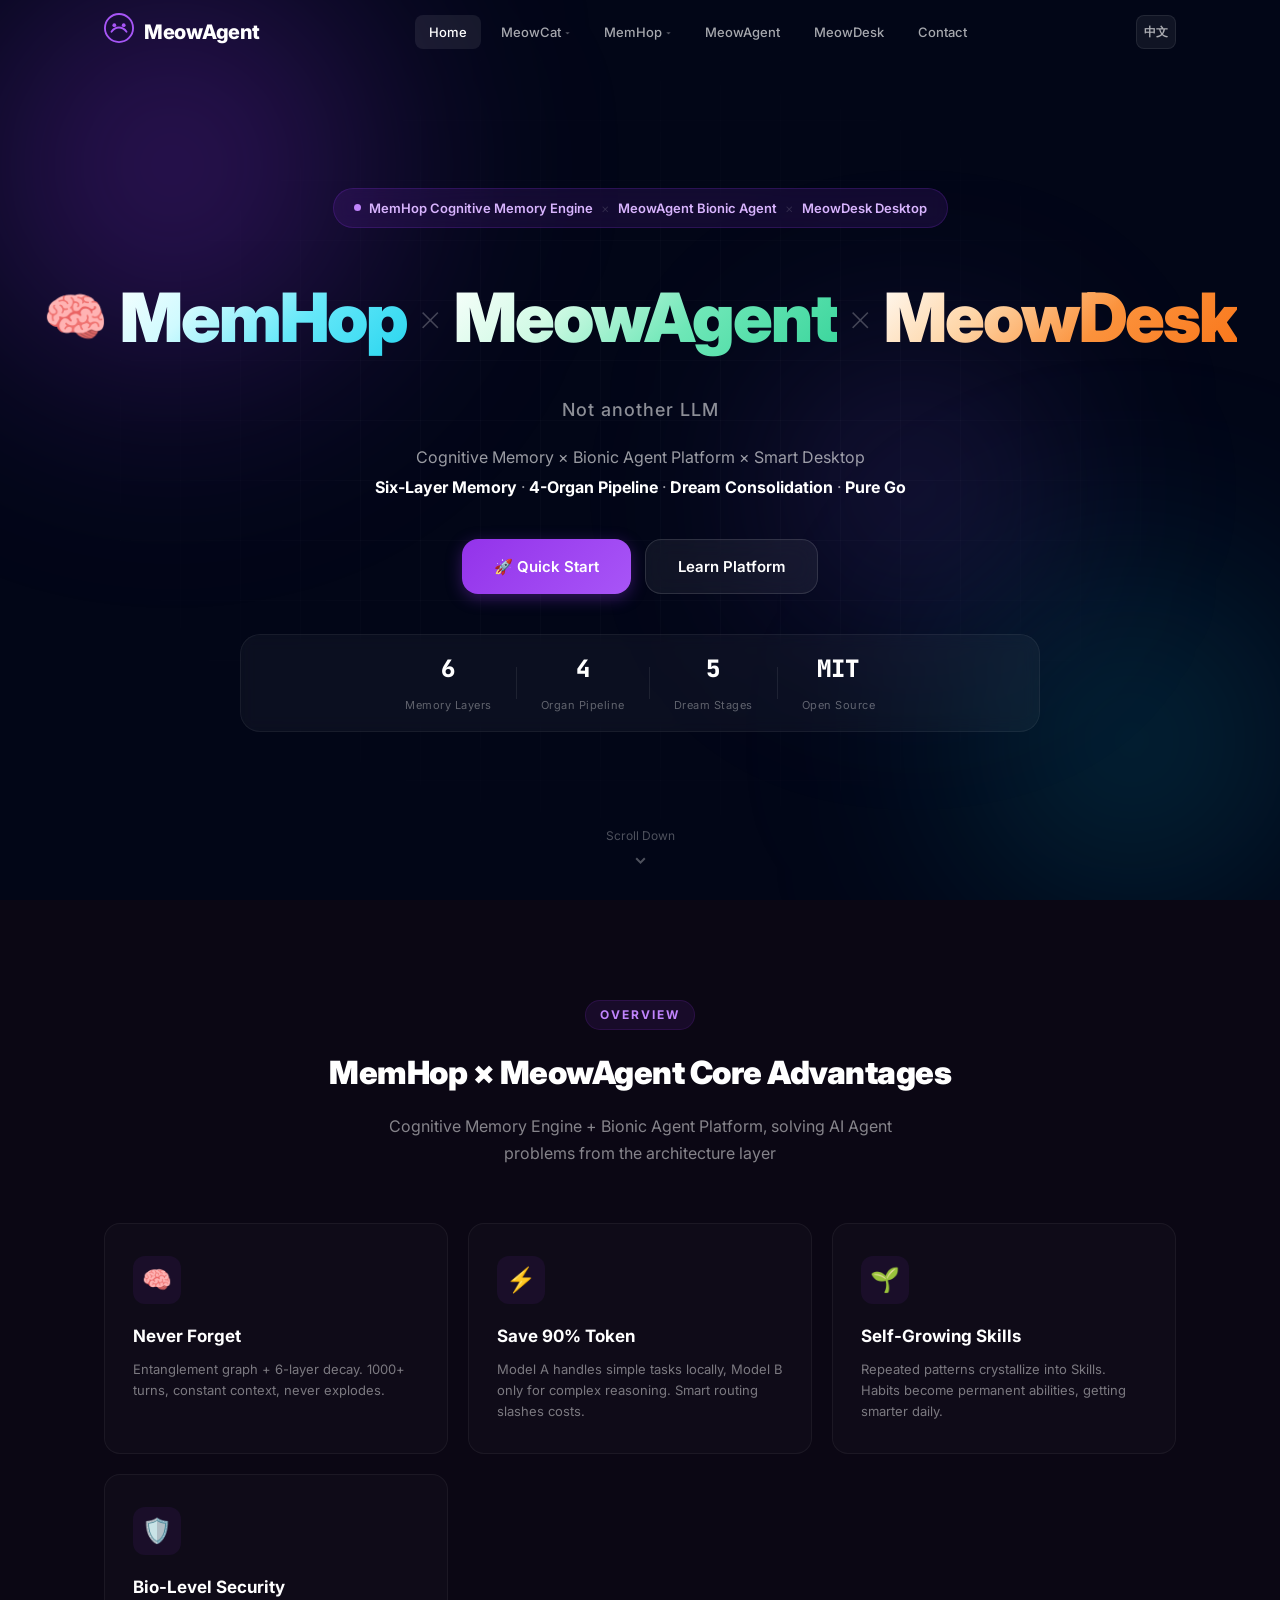
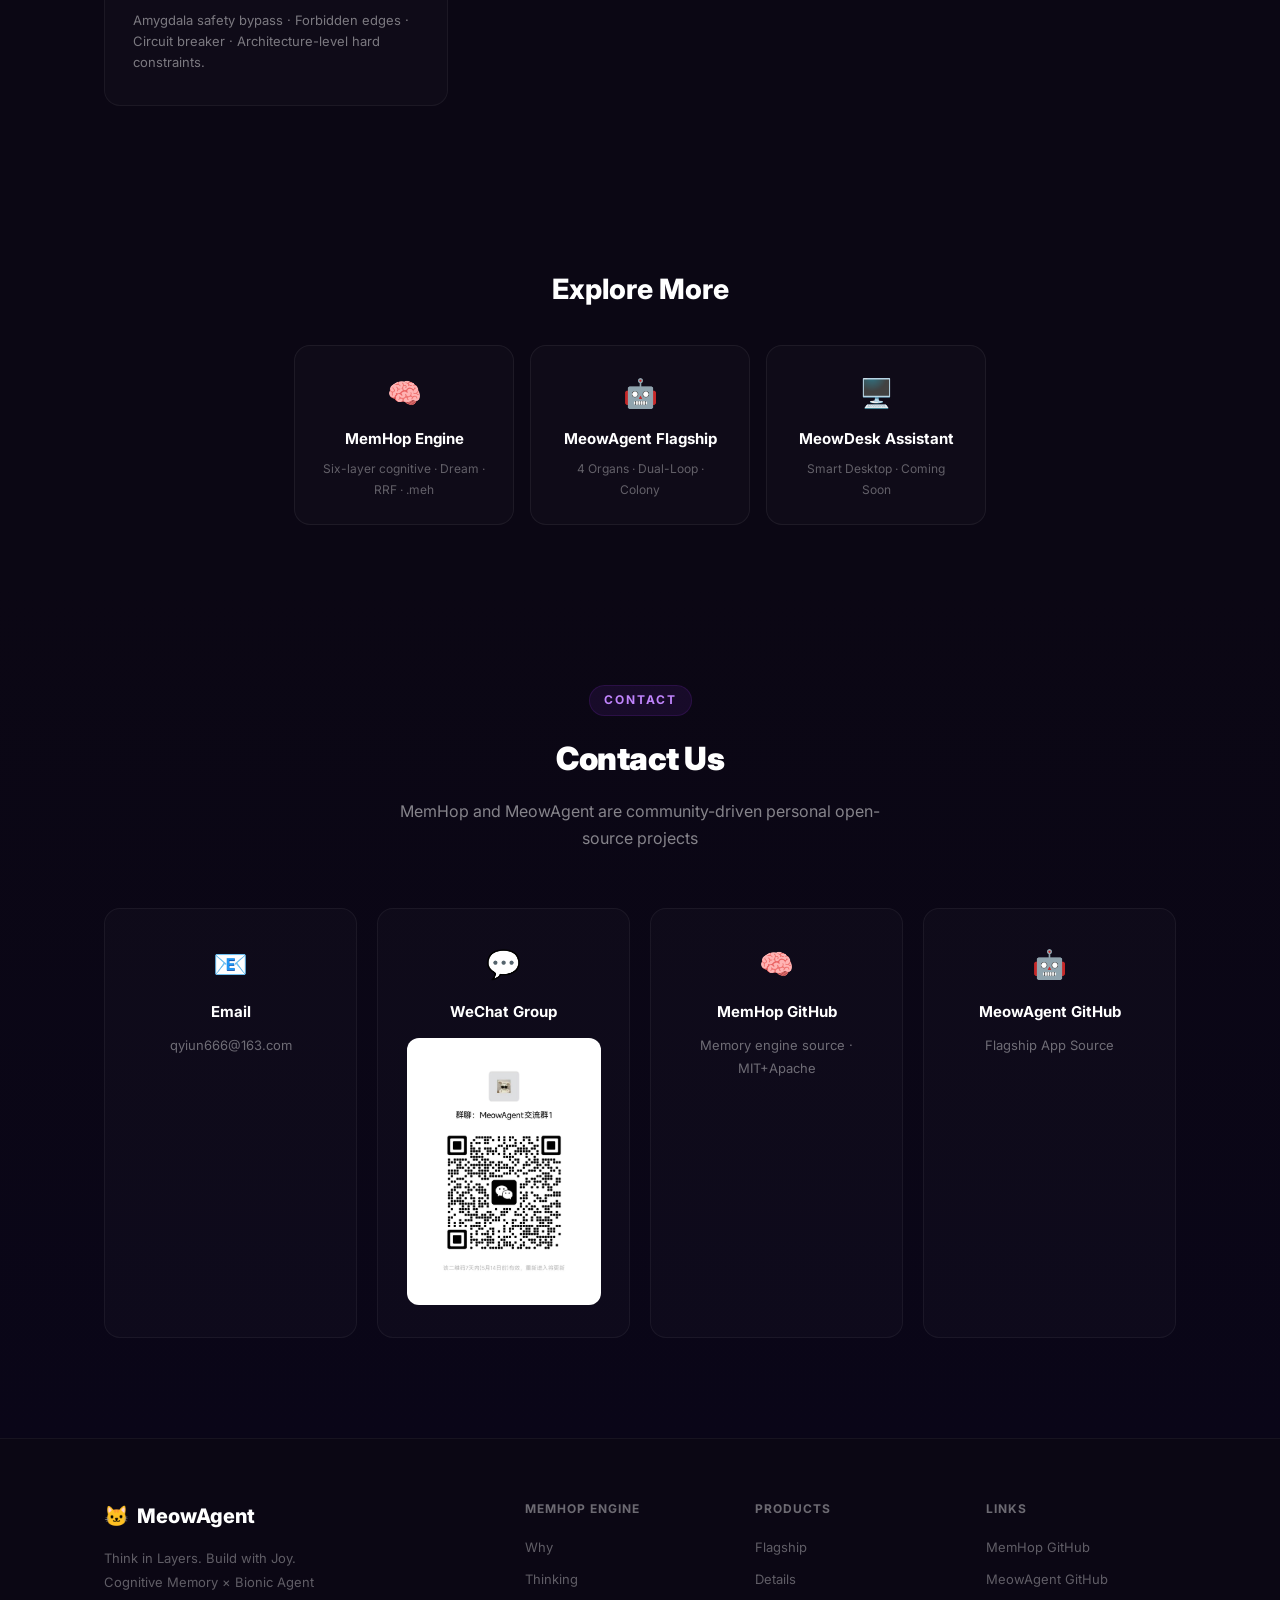
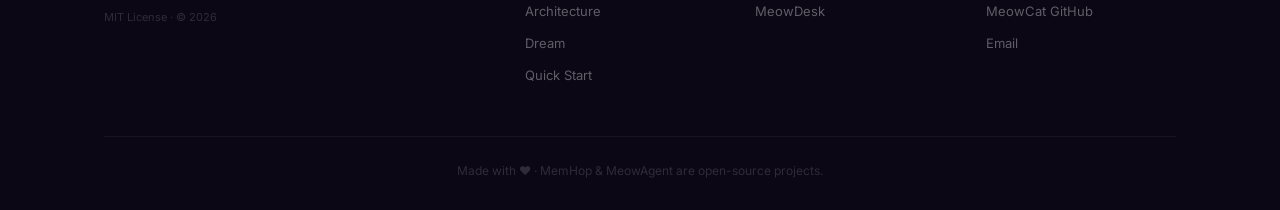
<file: index.html>
<!DOCTYPE html>
<html lang="zh-CN">
<head>
    <meta charset="UTF-8">
    <meta name="viewport" content="width=device-width, initial-scale=1.0">
    <title>MeowAgent — Think in Layers, Build with Joy</title>
    <meta name="description" content="MemHop 认知记忆引擎 × MeowAgent 仿生 Agent 平台 · 六层记忆 · Dream 整合 · 纯 Go · MIT 开源">
    <link rel="stylesheet" href="css/style.css">
    <link rel="preconnect" href="https://fonts.googleapis.com">
    <link href="https://fonts.googleapis.com/css2?family=Inter:wght@400;500;600;700;800;900&family=JetBrains+Mono:wght@400;500;600&family=Noto+Sans+SC:wght@400;500;700;900&display=swap" rel="stylesheet">
</head>
<body>
    <!-- ===== 导航 ===== -->
    <nav class="navbar" id="navbar">
        <div class="nav-container">
            <a href="index.html" class="logo">
                <span class="logo-icon-svg">
                    <svg width="30" height="30" viewBox="0 0 32 32" fill="none">
                        <circle cx="16" cy="16" r="15" stroke="url(#logoGrad)" stroke-width="2"/>
                        <path d="M8 20c4-6 12-6 16 0" stroke="url(#logoGrad)" stroke-width="2" stroke-linecap="round"/>
                        <circle cx="11" cy="13" r="2" fill="#a855f7"/><circle cx="21" cy="13" r="2" fill="#a855f7"/>
                        <defs><linearGradient id="logoGrad" x1="0" y1="0" x2="32" y2="32"><stop stop-color="#a855f7"/><stop offset="1" stop-color="#6366f1"/></linearGradient></defs>
                    </svg>
                </span>
                <span class="logo-text" data-i18n="logo">MeowAgent</span>
            </a>
            <div class="nav-links" id="navLinks">
                <a href="index.html" class="active" data-i18n="nav-home">首页</a>
                <div class="nav-dropdown">
                    <a href="framework.html" class="nav-dropdown-toggle" data-i18n="nav-meowcat">MeowCat</a>
                    <div class="nav-dropdown-menu">
                        <a href="framework.html#mc-why" data-i18n="nav-mc-why">为什么</a>
                        <a href="framework.html#mc-think" data-i18n="nav-mc-think">思考</a>
                        <a href="framework.html#mc-arch" data-i18n="nav-mc-arch">架构</a>
                        <a href="framework.html#mc-features" data-i18n="nav-mc-features">亮点</a>
                        <a href="framework.html#mc-colony" data-i18n="nav-mc-colony">Colony</a>
                        <a href="framework.html#mc-quickstart" data-i18n="nav-mc-quickstart">快速开始</a>
                    </div>
                </div>
                <div class="nav-dropdown">
                    <a href="memhop.html" class="nav-dropdown-toggle" data-i18n="nav-memhop">MemHop</a>
                    <div class="nav-dropdown-menu">
                        <a href="memhop.html#mh-why" data-i18n="nav-mh-why">为什么</a>
                        <a href="memhop.html#mh-think" data-i18n="nav-mh-think">思考</a>
                        <a href="memhop.html#mh-arch" data-i18n="nav-mh-arch">架构</a>
                        <a href="memhop.html#mh-features" data-i18n="nav-mh-features">亮点</a>
                        <a href="memhop.html#mh-dream" data-i18n="nav-mh-dream">Dream</a>
                        <a href="memhop.html#mh-quickstart" data-i18n="nav-mh-quickstart">快速开始</a>
                    </div>
                </div>
                <a href="agent.html" data-i18n="nav-agent">MeowAgent</a>
                <a href="meowdesk.html" data-i18n="nav-meowdesk">MeowDesk</a>
                <a href="#contact" data-i18n="nav-contact">联系我们</a>
            </div>
            <div class="nav-actions">
                <button class="lang-toggle" id="langToggle" title="Switch Language">
                    <span class="lang-label">EN</span>
                </button>
            </div>
            <button class="mobile-menu-btn" id="mobileMenuBtn" aria-label="菜单">
                <span></span><span></span><span></span>
            </button>
        </div>
    </nav>

    <!-- ===== Hero ===== -->
    <section class="hero" id="hero">
        <div class="hero-bg">
            <canvas id="particlesCanvas"></canvas>
            <div class="gradient-orb orb-1"></div>
            <div class="gradient-orb orb-2"></div>
            <div class="gradient-orb orb-3"></div>
            <div class="hero-grid-lines"></div>
        </div>
        <div class="hero-content">
            <div class="hero-badge">
                <span class="badge-dot"></span>
                <span data-i18n="hero-badge-memhop">MemHop 认知记忆引擎</span>
                <span class="hero-badge-sep">×</span>
                <span data-i18n="hero-badge-agent">MeowAgent 仿生 Agent</span>
                <span class="hero-badge-sep">×</span>
                <span data-i18n="hero-badge-desk">MeowDesk 桌面助手</span>
            </div>
            <h1 class="hero-title">
                <span class="title-block">
                    <span class="title-emoji">🧠</span>
                    <span class="title-gradient title-gradient-2">MemHop</span>
                </span>
                <span class="title-plus">×</span>
                <span class="title-block">
                    <span class="title-gradient title-gradient-3">MeowAgent</span>
                </span>
                <span class="title-plus">×</span>
                <span class="title-block">
                    <span class="title-gradient title-gradient-4">MeowDesk</span>
                </span>
            </h1>
            <p class="hero-tagline" id="heroTagline" data-i18n="hero-tagline">&nbsp;</p>
            <p class="hero-desc" data-i18n="hero-desc">
                生物神经 AI Agent 框架 × 旗舰智能助手 × 智能桌面<br>
                <strong>20 个器官</strong> · <strong>双脑路由</strong> · <strong>纠缠图记忆</strong> · <strong>MIT 开源</strong>
            </p>
            <div class="hero-actions">
                <a href="memhop.html#mh-quickstart" class="btn btn-primary btn-lg" data-i18n="hero-cta1">🚀 快速开始</a>
                <a href="agent.html" class="btn btn-glass btn-lg" data-i18n="hero-cta2">了解平台</a>
            </div>
            <div class="hero-stats">
                <div class="stat-item"><span class="stat-value">6</span><span class="stat-label" data-i18n="stat-memory">层记忆</span></div>
                <div class="stat-divider"></div>
                <div class="stat-item"><span class="stat-value">4</span><span class="stat-label" data-i18n="stat-organs">器官管道</span></div>
                <div class="stat-divider"></div>
                <div class="stat-item"><span class="stat-value">5</span><span class="stat-label" data-i18n="stat-signal">Dream 阶段</span></div>
                <div class="stat-divider"></div>
                <div class="stat-item"><span class="stat-value">MIT</span><span class="stat-label" data-i18n="stat-license">开源许可</span></div>
            </div>
        </div>
        <div class="hero-scroll-indicator">
            <span data-i18n="scroll-hint">向下探索</span>
            <svg width="16" height="16" viewBox="0 0 16 16"><path d="M8 12L3 7l1.4-1.4L8 9.2l3.6-3.6L13 7z" fill="currentColor"/></svg>
        </div>
    </section>

    <!-- ===== 核心亮点（跨产品） ===== -->
    <section class="highlights" id="highlights">
        <div class="container">
            <div class="section-header">
                <span class="section-tag" data-i18n="hl-tag">Overview</span>
                <h2 class="section-title" data-i18n="hl-title">MeowCat × MeowAgent 核心优势</h2>
                <p class="section-desc" data-i18n="hl-desc">框架 + 应用，从架构层解决 AI Agent 根本问题</p>
            </div>
            <div class="highlight-grid">
                <div class="highlight-card">
                    <div class="highlight-icon-wrap"><span class="highlight-icon">🧠</span></div>
                    <h3 data-i18n="hl-1-title">永不失忆</h3>
                    <p data-i18n="hl-1-desc">纠缠图记忆 + 六层衰减。聊 1000+ 轮，context 恒定制，永不爆炸。</p>
                </div>
                <div class="highlight-card">
                    <div class="highlight-icon-wrap"><span class="highlight-icon">⚡</span></div>
                    <h3 data-i18n="hl-2-title">省 90% Token</h3>
                    <p data-i18n="hl-2-desc">A 模型本地处理简单任务，B 模型仅处理复杂推理。智能路由大幅降本。</p>
                </div>
                <div class="highlight-card">
                    <div class="highlight-icon-wrap"><span class="highlight-icon">🌱</span></div>
                    <h3 data-i18n="hl-3-title">技能自生长</h3>
                    <p data-i18n="hl-3-desc">重复模式自动结晶为 Skill。习惯变成永久能力，越用越强。</p>
                </div>
                <div class="highlight-card">
                    <div class="highlight-icon-wrap"><span class="highlight-icon">🛡️</span></div>
                    <h3 data-i18n="hl-4-title">生物级安全</h3>
                    <p data-i18n="hl-4-desc">Amygdala 安全旁路 · 禁止边 · 熔断器 · 架构层硬约束。</p>
                </div>
            </div>
        </div>
    </section>

    <!-- ===== 快速入口 ===== -->
    <section class="content-section" style="padding:60px 0;text-align:center">
        <div class="container">
            <h2 style="font-size:28px;font-weight:800;color:#fff;margin-bottom:32px" data-i18n="quick-section-title">探索更多</h2>
            <div class="quick-links">
                <a href="memhop.html" class="quick-link-card">
                    <span class="ql-icon">🧠</span>
                    <span class="ql-title" data-i18n="ql-mh-title">MemHop 引擎</span>
                    <span class="ql-desc" data-i18n="ql-mh-desc">六层认知 · Dream · RRF · .meh</span>
                </a>
                <a href="agent.html" class="quick-link-card">
                    <span class="ql-icon">🤖</span>
                    <span class="ql-title" data-i18n="ql-ma-title">MeowAgent 旗舰</span>
                    <span class="ql-desc" data-i18n="ql-ma-desc">4 器官 · 双循环 · Colony</span>
                </a>
                <a href="meowdesk.html" class="quick-link-card">
                    <span class="ql-icon">🖥️</span>
                    <span class="ql-title" data-i18n="ql-md-title">MeowDesk 桌面助手</span>
                    <span class="ql-desc" data-i18n="ql-md-desc">智能桌面 · 敬请期待</span>
                </a>
            </div>
        </div>
    </section>

    <!-- ===== 联系我们 ===== -->
    <section class="contact-section" id="contact">
        <div class="container">
            <div class="section-header">
                <span class="section-tag" data-i18n="contact-tag">Contact</span>
                <h2 class="section-title" data-i18n="contact-title">联系我们</h2>
                <p class="section-desc" data-i18n="contact-desc">MeowCat 是社区驱动的纯个人开源项目</p>
            </div>
            <div class="contact-grid">
                <a href="mailto:qyiun666@163.com" class="contact-card">
                    <span class="cc-icon">📧</span>
                    <h4 data-i18n="contact-email">邮件联系</h4>
                    <p>qyiun666@163.com</p>
                </a>
                <div class="contact-card">
                    <span class="cc-icon">💬</span>
                    <h4 data-i18n="contact-wechat">微信群</h4>
                    <div class="wechat-qr"><img src="wechat.jpg" alt="微信群二维码" width="180" height="180"></div>
                </div>
                <a href="https://github.com/qyiun666/MemHop" target="_blank" class="contact-card">
                    <span class="cc-icon">🧠</span>
                    <h4 data-i18n="contact-mh-gh-title">MemHop GitHub</h4>
                    <p data-i18n="contact-mh-gh">记忆引擎源码 · MIT+Apache</p>
                </a>
                <a href="https://github.com/Axonant/MeowAgent" target="_blank" class="contact-card">
                    <span class="cc-icon">🤖</span>
                    <h4 data-i18n="contact-ma-gh-title">MeowAgent GitHub</h4>
                    <p data-i18n="contact-ma-gh">旗舰应用源码</p>
                </a>
            </div>
        </div>
    </section>

    <!-- ===== 页脚 ===== -->
    <footer class="footer">
        <div class="container">
            <div class="footer-grid">
                <div class="footer-col footer-brand">
                    <div class="footer-logo"><span>🐱</span> <span data-i18n="footer-logo">MeowAgent</span></div>
                    <p class="footer-tagline" data-i18n="footer-tagline">Think in Layers. Build with Joy.<br>Bio-Neural AI Agent Framework</p>
                    <p class="footer-license">MIT License · © 2026</p>
                </div>
                <div class="footer-col">
                    <h5 data-i18n="footer-memhop">MemHop 引擎</h5>
                    <a href="memhop.html#mh-why" data-i18n="footer-mh-why">为什么</a>
                    <a href="memhop.html#mh-think" data-i18n="nav-mh-think">思考</a>
                    <a href="memhop.html#mh-arch" data-i18n="footer-mh-arch">架构</a>
                    <a href="memhop.html#mh-dream" data-i18n="footer-mh-dream">Dream</a>
                    <a href="memhop.html#mh-quickstart" data-i18n="footer-mh-qs">快速开始</a>
                </div>
                <div class="footer-col">
                    <h5 data-i18n="footer-products">产品</h5>
                    <a href="agent.html" data-i18n="footer-agent-teaser">旗舰产品</a>
                    <a href="agent.html" data-i18n="footer-agent-page">产品详情</a>
                    <a href="meowdesk.html" data-i18n="footer-meowdesk">MeowDesk</a>
                </div>
                <div class="footer-col">
                    <h5 data-i18n="footer-links">链接</h5>
                    <a href="https://github.com/qyiun666/MemHop" target="_blank" data-i18n="footer-link-mh-gh">MemHop GitHub</a>
                    <a href="https://github.com/Axonant/MeowAgent" target="_blank" data-i18n="footer-link-ma-gh">MeowAgent GitHub</a>
                    <a href="https://github.com/qyiun666/meowcat" target="_blank" data-i18n="footer-link-mc-gh">MeowCat GitHub</a>
                    <a href="mailto:qyiun666@163.com" data-i18n="footer-link-email">Email</a>
                </div>
            </div>
            <div class="footer-bottom">
                <p data-i18n="footer-bottom">Made with ❤️ · MeowCat & MeowAgent are open-source projects.</p>
            </div>
        </div>
    </footer>

    <script src="js/i18n.js"></script>
    <script src="js/main.js"></script>
</body>
</html>
</file>
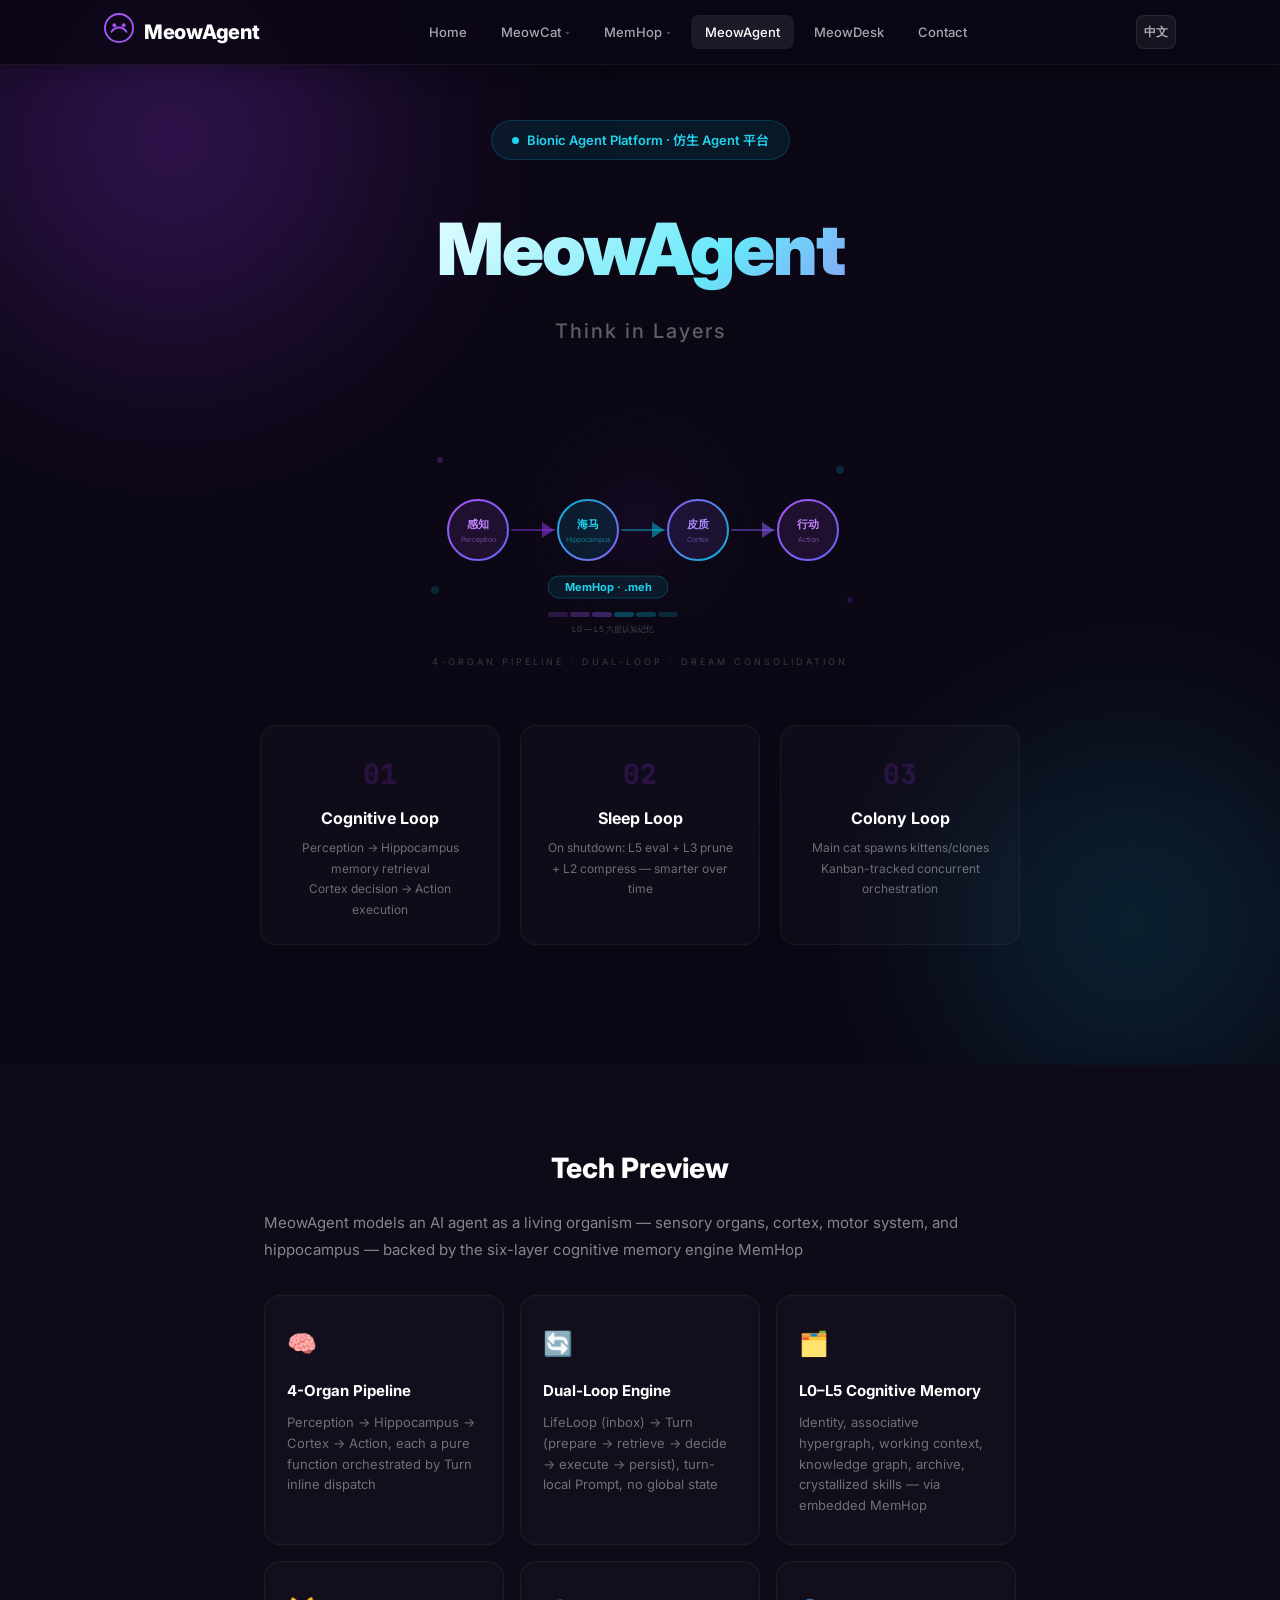
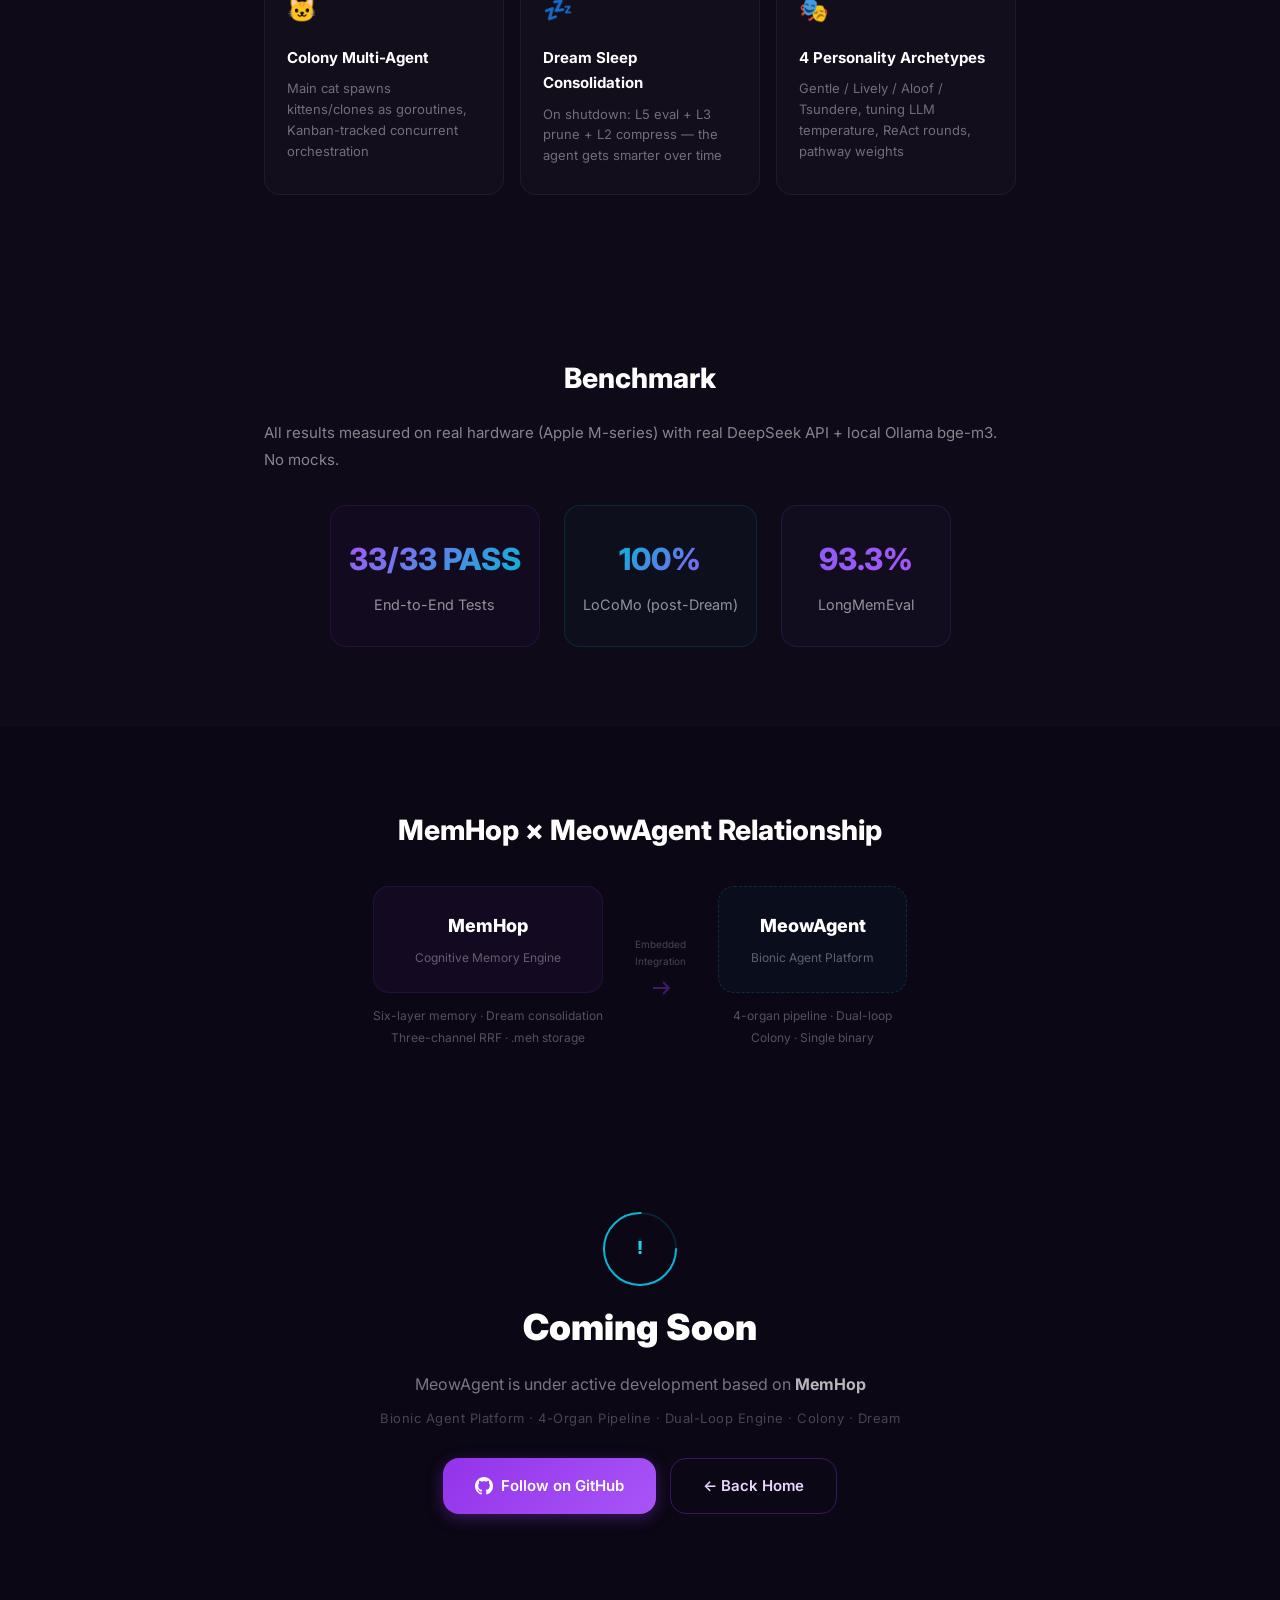
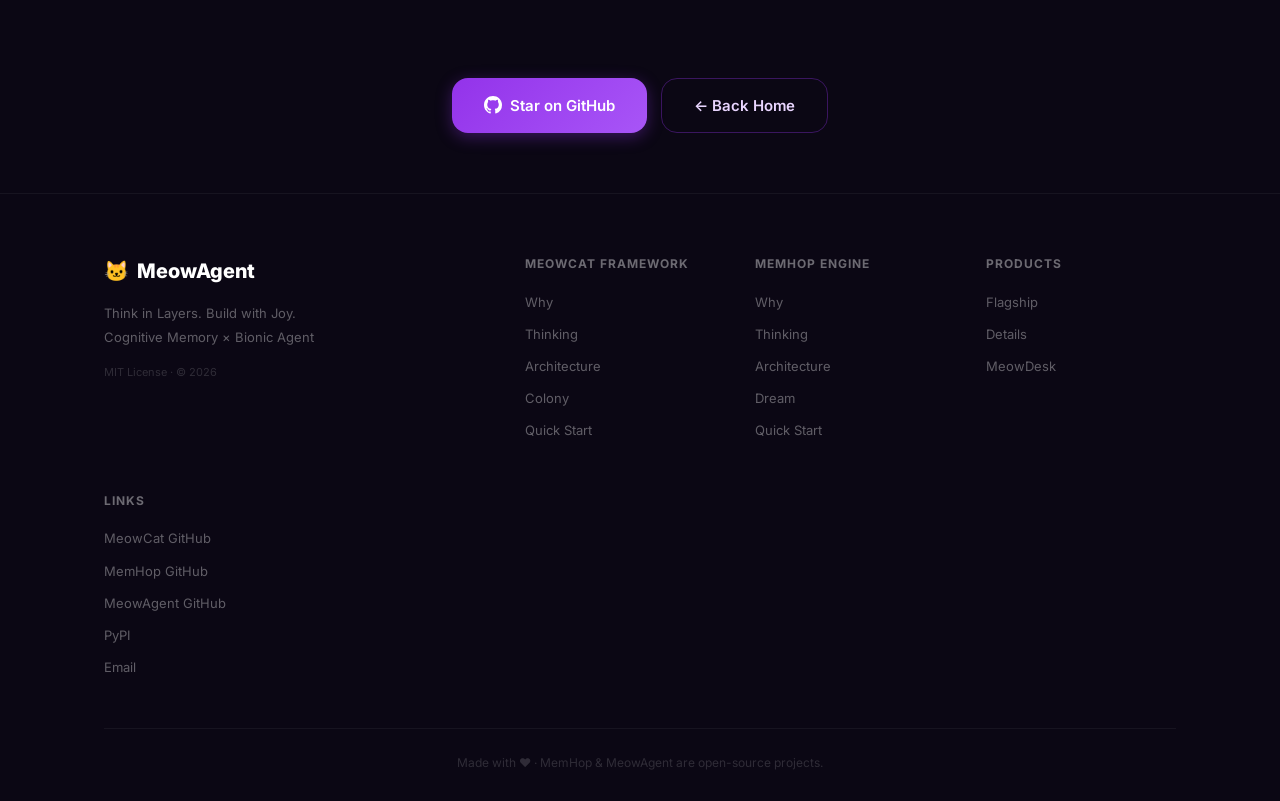
<file: agent.html>
<!DOCTYPE html>
<html lang="zh-CN">
<head>
    <meta charset="UTF-8">
    <meta name="viewport" content="width=device-width, initial-scale=1.0">
    <title>MeowAgent — Bionic Agent Platform · 仿生 Agent 平台</title>
    <meta name="description" content="MeowAgent — 仿生 Agent 平台，基于 MemHop 认知记忆引擎构建。4 器官管道、双循环引擎、Colony 协作、Dream 休眠整合，L0-L5 六层认知记忆。">
    <link rel="stylesheet" href="css/style.css">
    <link href="https://fonts.googleapis.com/css2?family=Inter:wght@400;500;600;700;800;900&family=JetBrains+Mono:wght@400;500;600&family=Noto+Sans+SC:wght@400;500;700;900&display=swap" rel="stylesheet">
</head>
<body>
    <nav class="navbar scrolled" id="navbar">
        <div class="nav-container">
            <a href="index.html" class="logo">
                <span class="logo-icon-svg">
                    <svg width="30" height="30" viewBox="0 0 32 32" fill="none">
                        <circle cx="16" cy="16" r="15" stroke="url(#logoGrad)" stroke-width="2"/>
                        <path d="M8 20c4-6 12-6 16 0" stroke="url(#logoGrad)" stroke-width="2" stroke-linecap="round"/>
                        <circle cx="11" cy="13" r="2" fill="#a855f7"/><circle cx="21" cy="13" r="2" fill="#a855f7"/>
                        <defs><linearGradient id="logoGrad" x1="0" y1="0" x2="32" y2="32"><stop stop-color="#a855f7"/><stop offset="1" stop-color="#6366f1"/></linearGradient></defs>
                    </svg>
                </span>
                <span class="logo-text" data-i18n="logo">MeowAgent</span>
            </a>
            <div class="nav-links" id="navLinks">
                <a href="index.html" data-i18n="nav-home">首页</a>
                <div class="nav-dropdown">
                    <a href="framework.html" class="nav-dropdown-toggle" data-i18n="nav-meowcat">MeowCat</a>
                    <div class="nav-dropdown-menu">
                        <a href="framework.html#mc-why" data-i18n="nav-mc-why">为什么</a>
                        <a href="framework.html#mc-think" data-i18n="nav-mc-think">思考</a>
                        <a href="framework.html#mc-arch" data-i18n="nav-mc-arch">架构</a>
                        <a href="framework.html#mc-features" data-i18n="nav-mc-features">亮点</a>
                        <a href="framework.html#mc-colony" data-i18n="nav-mc-colony">Colony</a>
                        <a href="framework.html#mc-quickstart" data-i18n="nav-mc-quickstart">快速开始</a>
                    </div>
                </div>
                <div class="nav-dropdown">
                    <a href="memhop.html" class="nav-dropdown-toggle" data-i18n="nav-memhop">MemHop</a>
                    <div class="nav-dropdown-menu">
                        <a href="memhop.html#mh-why" data-i18n="nav-mh-why">为什么</a>
                        <a href="memhop.html#mh-think" data-i18n="nav-mh-think">思考</a>
                        <a href="memhop.html#mh-arch" data-i18n="nav-mh-arch">架构</a>
                        <a href="memhop.html#mh-features" data-i18n="nav-mh-features">亮点</a>
                        <a href="memhop.html#mh-dream" data-i18n="nav-mh-dream">Dream</a>
                        <a href="memhop.html#mh-quickstart" data-i18n="nav-mh-quickstart">快速开始</a>
                    </div>
                </div>
                <a href="agent.html" class="active" data-i18n="nav-agent">MeowAgent</a>
                <a href="meowdesk.html" data-i18n="nav-meowdesk">MeowDesk</a>
                <a href="index.html#contact" data-i18n="nav-contact">联系我们</a>
            </div>
            <div class="nav-actions">
                <button class="lang-toggle" id="langToggle" title="Switch Language">
                    <span class="lang-label">EN</span>
                </button>
            </div>
            <button class="mobile-menu-btn" id="mobileMenuBtn" aria-label="菜单">
                <span></span><span></span><span></span>
            </button>
        </div>
    </nav>

    <!-- ===== MeowAgent 主视觉 ===== -->
    <section class="agent-hero-page">
        <div class="agent-hero-bg">
            <div class="gradient-orb orb-1"></div>
            <div class="gradient-orb orb-2"></div>
            <canvas id="agentParticles"></canvas>
        </div>
        <div class="container">
            <div class="agent-hero-content">
                <div class="agent-hero-badge">
                    <span class="badge-dot pulse-cyan"></span>
                    <span data-i18n="agent-hero-badge-text">Bionic Agent Platform · 仿生 Agent 平台</span>
                </div>
                <h1 class="agent-hero-title">
                    <span class="agent-title-main">MeowAgent</span>
                    <span class="agent-title-sub">Think in Layers</span>
                </h1>

                <div class="agent-hero-illustration">
                    <svg viewBox="0 0 480 300" fill="none" xmlns="http://www.w3.org/2000/svg">
                        <defs>
                            <linearGradient id="gradA" x1="0" y1="0" x2="1" y2="1"><stop stop-color="#a855f7"/><stop offset="1" stop-color="#6366f1"/></linearGradient>
                            <linearGradient id="gradB" x1="0" y1="0" x2="1" y2="1"><stop stop-color="#06b6d4"/><stop offset="1" stop-color="#8b5cf6"/></linearGradient>
                            <linearGradient id="gradC" x1="0" y1="0" x2="1" y2="1"><stop stop-color="#8b5cf6"/><stop offset="1" stop-color="#06b6d4"/></linearGradient>
                            <radialGradient id="glow" cx="50%" cy="50%" r="50%"><stop stop-color="rgba(147,51,234,.08)"/><stop offset="100%" stop-color="transparent"/></radialGradient>
                            <marker id="arrA" markerWidth="8" markerHeight="8" refX="6" refY="4" orient="auto"><path d="M0,0 L6,4 L0,8 z" fill="rgba(147,51,234,.55)"/></marker>
                            <marker id="arrB" markerWidth="8" markerHeight="8" refX="6" refY="4" orient="auto"><path d="M0,0 L6,4 L0,8 z" fill="rgba(6,182,212,.55)"/></marker>
                            <marker id="arrC" markerWidth="8" markerHeight="8" refX="6" refY="4" orient="auto"><path d="M0,0 L6,4 L0,8 z" fill="rgba(139,92,246,.55)"/></marker>
                        </defs>
                        <circle cx="240" cy="140" r="130" fill="url(#glow)"/>
                        <circle cx="240" cy="140" r="105" stroke="rgba(147,51,234,.06)" stroke-width="1" stroke-dasharray="8 6"/>
                        <circle cx="240" cy="140" r="82" stroke="rgba(6,182,212,.06)" stroke-width="1" stroke-dasharray="4 8"/>

                        <!-- 4-organ pipeline flow lines -->
                        <line x1="112" y1="150" x2="154" y2="150" stroke="rgba(147,51,234,.45)" stroke-width="2" stroke-linecap="round" marker-end="url(#arrA)"/>
                        <line x1="222" y1="150" x2="264" y2="150" stroke="rgba(6,182,212,.45)" stroke-width="2" stroke-linecap="round" marker-end="url(#arrB)"/>
                        <line x1="332" y1="150" x2="374" y2="150" stroke="rgba(139,92,246,.45)" stroke-width="2" stroke-linecap="round" marker-end="url(#arrC)"/>

                        <!-- Node 1: Perception -->
                        <circle cx="78" cy="150" r="30" fill="rgba(168,85,247,.12)" stroke="url(#gradA)" stroke-width="2"/>
                        <text x="78" y="148" text-anchor="middle" fill="#c084fc" font-size="11" font-weight="800" font-family="Inter,sans-serif">感知</text>
                        <text x="78" y="162" text-anchor="middle" fill="rgba(192,132,252,.5)" font-size="7" font-family="Inter,sans-serif">Perception</text>

                        <!-- Node 2: Hippocampus (MemHop) -->
                        <circle cx="188" cy="150" r="30" fill="rgba(6,182,212,.12)" stroke="url(#gradB)" stroke-width="2"/>
                        <text x="188" y="148" text-anchor="middle" fill="#22d3ee" font-size="11" font-weight="800" font-family="Inter,sans-serif">海马</text>
                        <text x="188" y="162" text-anchor="middle" fill="rgba(34,211,238,.5)" font-size="7" font-family="Inter,sans-serif">Hippocampus</text>

                        <!-- Node 3: Cortex -->
                        <circle cx="298" cy="150" r="30" fill="rgba(139,92,246,.12)" stroke="url(#gradC)" stroke-width="2"/>
                        <text x="298" y="148" text-anchor="middle" fill="#a78bfa" font-size="11" font-weight="800" font-family="Inter,sans-serif">皮质</text>
                        <text x="298" y="162" text-anchor="middle" fill="rgba(167,139,250,.5)" font-size="7" font-family="Inter,sans-serif">Cortex</text>

                        <!-- Node 4: Action -->
                        <circle cx="408" cy="150" r="30" fill="rgba(168,85,247,.12)" stroke="url(#gradA)" stroke-width="2"/>
                        <text x="408" y="148" text-anchor="middle" fill="#c084fc" font-size="11" font-weight="800" font-family="Inter,sans-serif">行动</text>
                        <text x="408" y="162" text-anchor="middle" fill="rgba(192,132,252,.5)" font-size="7" font-family="Inter,sans-serif">Action</text>

                        <!-- MemHop label spanning the memory engine area -->
                        <rect x="148" y="196" width="120" height="22" rx="11" fill="rgba(6,182,212,.1)" stroke="rgba(6,182,212,.3)" stroke-width="1"/>
                        <text x="208" y="211" text-anchor="middle" fill="#22d3ee" font-size="11" font-weight="700" font-family="Inter,sans-serif">MemHop · .meh</text>

                        <!-- L0-L5 six-layer bar -->
                        <g>
                            <rect x="148" y="232" width="20" height="5" rx="2.5" fill="rgba(168,85,247,.2)"/>
                            <rect x="170" y="232" width="20" height="5" rx="2.5" fill="rgba(168,85,247,.28)"/>
                            <rect x="192" y="232" width="20" height="5" rx="2.5" fill="rgba(139,92,246,.36)"/>
                            <rect x="214" y="232" width="20" height="5" rx="2.5" fill="rgba(6,182,212,.36)"/>
                            <rect x="236" y="232" width="20" height="5" rx="2.5" fill="rgba(6,182,212,.28)"/>
                            <rect x="258" y="232" width="20" height="5" rx="2.5" fill="rgba(6,182,212,.2)"/>
                        </g>
                        <text x="213" y="252" text-anchor="middle" fill="rgba(255,255,255,.25)" font-size="8" font-family="Inter,sans-serif">L0 — L5 六层认知记忆</text>

                        <!-- ambient decorative dots -->
                        <circle cx="40" cy="80" r="3" fill="rgba(168,85,247,.25)"/>
                        <circle cx="440" cy="90" r="4" fill="rgba(6,182,212,.2)"/>
                        <circle cx="450" cy="220" r="3" fill="rgba(147,51,234,.2)"/>
                        <circle cx="35" cy="210" r="4" fill="rgba(6,182,212,.18)"/>

                        <text x="240" y="285" text-anchor="middle" fill="rgba(255,255,255,.2)" font-size="9" letter-spacing="3" font-family="Inter,sans-serif">4-ORGAN PIPELINE · DUAL-LOOP · DREAM CONSOLIDATION</text>
                    </svg>
                </div>

                <div class="agent-loops">
                    <div class="agent-loop">
                        <span class="loop-num">01</span>
                        <h4 data-i18n="agent-loop-1-title">认知闭环</h4>
                        <p data-i18n="agent-loop-1-desc">Perception → Hippocampus 记忆检索<br>Cortex 决策 → Action 执行</p>
                    </div>
                    <div class="agent-loop">
                        <span class="loop-num">02</span>
                        <h4 data-i18n="agent-loop-2-title">休眠闭环</h4>
                        <p data-i18n="agent-loop-2-desc">关闭时 L5 评估 + L3 修剪<br>+ L2 压缩 — 越用越聪明</p>
                    </div>
                    <div class="agent-loop">
                        <span class="loop-num">03</span>
                        <h4 data-i18n="agent-loop-3-title">Colony 协作</h4>
                        <p data-i18n="agent-loop-3-desc">主猫 spawn kittens/clones<br>Kanban 追踪并行编排</p>
                    </div>
                </div>
            </div>
        </div>
    </section>

    <!-- 技术预览 -->
    <section class="agent-preview">
        <div class="container container-sm">
            <h2 data-i18n="agent-preview-heading">技术预览</h2>
            <p class="section-intro" data-i18n="agent-preview-intro">MeowAgent 将 AI Agent 建模为生命体 — 感觉器官、皮质、运动系统和海马体，由六层认知记忆引擎 MemHop 支撑</p>
            <div class="preview-grid">
                <div class="preview-card">
                    <span class="pc-icon">🧠</span>
                    <h4 data-i18n="agent-preview-1-title">4 器官管道</h4>
                    <p data-i18n="agent-preview-1-desc">Perception → Hippocampus → Cortex → Action，每个器官是纯函数，由 Turn 内联调度编排</p>
                </div>
                <div class="preview-card">
                    <span class="pc-icon">🔄</span>
                    <h4 data-i18n="agent-preview-2-title">双循环引擎</h4>
                    <p data-i18n="agent-preview-2-desc">LifeLoop (inbox) → Turn (prepare → retrieve → decide → execute → persist)，turn 内 Prompt，无全局状态</p>
                </div>
                <div class="preview-card">
                    <span class="pc-icon">🗂️</span>
                    <h4 data-i18n="agent-preview-3-title">L0-L5 认知记忆</h4>
                    <p data-i18n="agent-preview-3-desc">身份、关联超图、工作上下文、知识图谱、归档、结晶技能 — 通过嵌入式 MemHop</p>
                </div>
                <div class="preview-card">
                    <span class="pc-icon">🐱</span>
                    <h4 data-i18n="agent-preview-4-title">Colony 多 Agent</h4>
                    <p data-i18n="agent-preview-4-desc">主猫 spawn kittens/clones 为 goroutine，Kanban 追踪并发编排</p>
                </div>
                <div class="preview-card">
                    <span class="pc-icon">💤</span>
                    <h4 data-i18n="agent-preview-5-title">Dream 休眠整合</h4>
                    <p data-i18n="agent-preview-5-desc">关闭时 L5 评估 + L3 修剪 + L2 压缩 — Agent 随时间变聪明</p>
                </div>
                <div class="preview-card">
                    <span class="pc-icon">🎭</span>
                    <h4 data-i18n="agent-preview-6-title">4 性格原型</h4>
                    <p data-i18n="agent-preview-6-desc">Gentle / Lively / Aloof / Tsundere，调节 LLM 温度、ReAct 轮数、通路权重</p>
                </div>
            </div>
        </div>
    </section>

    <!-- Benchmark -->
    <section class="content-section content-alt">
        <div class="container container-sm">
            <h2 data-i18n="agent-bench-heading">Benchmark</h2>
            <p class="section-intro" data-i18n="agent-bench-note">所有结果在真实硬件 (Apple M-series) 上用真实 DeepSeek API + 本地 Ollama bge-m3 测量，无 Mock。</p>
            <div class="bench-stats" style="display:flex;flex-wrap:wrap;gap:24px;justify-content:center;margin-top:32px">
                <div class="bench-stat" style="display:flex;flex-direction:column;align-items:center;gap:8px;min-width:170px;padding:28px 18px;border:1px solid rgba(147,51,234,.15);border-radius:16px;background:rgba(147,51,234,.03)">
                    <span class="bs-value" style="font-size:1.9rem;font-weight:800;background:linear-gradient(135deg,#a855f7,#06b6d4);-webkit-background-clip:text;background-clip:text;color:transparent" data-i18n="agent-bench-e2e-val">33/33 PASS</span>
                    <span data-i18n="agent-bench-e2e" style="color:rgba(255,255,255,.55);font-size:.9rem">端到端测试</span>
                </div>
                <div class="bench-stat" style="display:flex;flex-direction:column;align-items:center;gap:8px;min-width:170px;padding:28px 18px;border:1px solid rgba(6,182,212,.15);border-radius:16px;background:rgba(6,182,212,.03)">
                    <span class="bs-value" style="font-size:1.9rem;font-weight:800;background:linear-gradient(135deg,#06b6d4,#8b5cf6);-webkit-background-clip:text;background-clip:text;color:transparent" data-i18n="agent-bench-locomo-val">100%</span>
                    <span data-i18n="agent-bench-locomo" style="color:rgba(255,255,255,.55);font-size:.9rem">LoCoMo (Dream 后)</span>
                </div>
                <div class="bench-stat" style="display:flex;flex-direction:column;align-items:center;gap:8px;min-width:170px;padding:28px 18px;border:1px solid rgba(139,92,246,.15);border-radius:16px;background:rgba(139,92,246,.03)">
                    <span class="bs-value" style="font-size:1.9rem;font-weight:800;background:linear-gradient(135deg,#8b5cf6,#a855f7);-webkit-background-clip:text;background-clip:text;color:transparent" data-i18n="agent-bench-longmem-val">93.3%</span>
                    <span data-i18n="agent-bench-longmem" style="color:rgba(255,255,255,.55);font-size:.9rem">LongMemEval</span>
                </div>
            </div>
        </div>
    </section>

    <!-- 架构关系图 -->
    <section class="agent-relation">
        <div class="container container-sm">
            <h2 data-i18n="agent-relation-heading">MemHop × MeowAgent 关系</h2>
            <div class="relation-diagram">
                <div class="relation-item">
                    <div class="rel-box rel-framework">
                        <strong data-i18n="agent-rel-engine-name">MemHop</strong>
                        <span data-i18n="agent-rel-engine-sub">Cognitive Memory Engine</span>
                    </div>
                    <p class="rel-desc" data-i18n="agent-rel-engine-desc">六层记忆 · Dream 整合<br>三通道 RRF · .meh 存储</p>
                </div>
                <div class="relation-arrow">
                    <span data-i18n="agent-rel-arrow">嵌入式<br>集成</span>
                    <svg width="24" height="24" viewBox="0 0 24 24"><path d="M4 12h16M14 6l6 6-6 6" stroke="rgba(147,51,234,.4)" stroke-width="2" fill="none"/></svg>
                </div>
                <div class="relation-item">
                    <div class="rel-box rel-agent">
                        <strong data-i18n="agent-rel-agent-name">MeowAgent</strong>
                        <span data-i18n="agent-rel-agent-sub">Bionic Agent Platform</span>
                    </div>
                    <p class="rel-desc" data-i18n="agent-rel-agent-desc">4 器官管道 · 双循环<br>Colony · 单二进制</p>
                </div>
            </div>
        </div>
    </section>

    <!-- 即将上线 -->
    <section class="agent-coming-soon" style="text-align:center;padding:80px 0">
        <div class="container container-sm">
            <div class="coming-soon-ring">
                <svg width="80" height="80" viewBox="0 0 80 80" fill="none">
                    <circle cx="40" cy="40" r="36" stroke="rgba(6,182,212,.15)" stroke-width="2"/>
                    <circle cx="40" cy="40" r="36" stroke="url(#csGrad)" stroke-width="2" stroke-dasharray="226" stroke-dashoffset="56" stroke-linecap="round" style="animation: csSpin 3s linear infinite; transform-origin: center"/>
                    <text x="40" y="45" text-anchor="middle" fill="var(--cyan-400)" font-size="18" font-weight="800" font-family="Inter,sans-serif">!</text>
                    <defs><linearGradient id="csGrad" x1="0" y1="0" x2="80" y2="80"><stop stop-color="#06b6d4"/><stop offset="1" stop-color="#a855f7"/></linearGradient></defs>
                </svg>
            </div>
            <h2 data-i18n="agent-coming-title">即将开源</h2>
            <p data-i18n="agent-coming-desc">MeowAgent 正在基于 <strong>MemHop</strong> 积极开发中</p>
            <p class="agent-tease" data-i18n="agent-coming-tease">仿生 Agent 平台 · 4 器官管道 · 双循环引擎 · Colony · Dream</p>
            <div class="agent-actions">
                <a href="https://github.com/meowagent/meowagent" target="_blank" class="btn btn-primary btn-lg">
                    <svg width="18" height="18" viewBox="0 0 24 24" fill="currentColor"><path d="M12 0C5.37 0 0 5.37 0 12c0 5.31 3.435 9.795 8.205 11.385.6.105.825-.255.825-.57 0-.285-.015-1.23-.015-2.235-3.015.555-3.795-.735-4.035-1.41-.135-.345-.72-1.41-1.23-1.695-.42-.225-1.02-.78-.015-.795.945-.015 1.62.87 1.845 1.23 1.08 1.815 2.805 1.305 3.495.99.105-.78.42-1.305.765-1.605-2.67-.3-5.46-1.335-5.46-5.925 0-1.305.465-2.385 1.23-3.225-.12-.3-.54-1.53.12-3.18 0 0 1.005-.315 3.3 1.23.96-.27 1.98-.405 3-.405s2.04.135 3 .405c2.295-1.56 3.3-1.23 3.3-1.23.66 1.65.24 2.88.12 3.18.765.84 1.23 1.905 1.23 3.225 0 4.605-2.805 5.625-5.475 5.925.435.375.81 1.095.81 2.22 0 1.605-.015 2.895-.015 3.3 0 .315.225.69.825.57A12.02 12.02 0 0024 12c0-6.63-5.37-12-12-12z"/></svg>
                    <span data-i18n="agent-coming-gh">关注 GitHub</span>
                </a>
                <a href="index.html" class="btn btn-outline btn-lg" data-i18n="agent-cta-home">← 返回首页</a>
            </div>
        </div>
    </section>

    <!-- CTA -->
    <section class="content-section" style="text-align:center;padding:60px 0">
        <div class="container">
            <div class="agent-cta-row" style="justify-content:center">
                <a href="https://github.com/meowagent/meowagent" target="_blank" class="btn btn-primary btn-lg">
                    <svg width="18" height="18" viewBox="0 0 24 24" fill="currentColor"><path d="M12 0C5.37 0 0 5.37 0 12c0 5.31 3.435 9.795 8.205 11.385.6.105.825-.255.825-.57 0-.285-.015-1.23-.015-2.235-3.015.555-3.795-.735-4.035-1.41-.135-.345-.72-1.41-1.23-1.695-.42-.225-1.02-.78-.015-.795.945-.015 1.62.87 1.845 1.23 1.08 1.815 2.805 1.305 3.495.99.105-.78.42-1.305.765-1.605-2.67-.3-5.46-1.335-5.46-5.925 0-1.305.465-2.385 1.23-3.225-.12-.3-.54-1.53.12-3.18 0 0 1.005-.315 3.3 1.23.96-.27 1.98-.405 3-.405s2.04.135 3 .405c2.295-1.56 3.3-1.23 3.3-1.23.66 1.65.24 2.88.12 3.18.765.84 1.23 1.905 1.23 3.225 0 4.605-2.805 5.625-5.475 5.925.435.375.81 1.095.81 2.22 0 1.605-.015 2.895-.015 3.3 0 .315.225.69.825.57A12.02 12.02 0 0024 12c0-6.63-5.37-12-12-12z"/></svg>
                    <span data-i18n="agent-cta-star">Star on GitHub</span>
                </a>
                <a href="index.html" class="btn btn-outline btn-lg" data-i18n="agent-cta-home">← 返回首页</a>
            </div>
        </div>
    </section>

    <footer class="footer">
        <div class="container">
            <div class="footer-grid">
                <div class="footer-col footer-brand">
                    <div class="footer-logo"><span>🐱</span> <span data-i18n="footer-logo">MeowAgent</span></div>
                    <p class="footer-tagline" data-i18n="footer-tagline">Think in Layers. Build with Joy.<br>Bio-Neural AI Agent Framework</p>
                    <p class="footer-license">MIT License · © 2026</p>
                </div>
                <div class="footer-col">
                    <h5 data-i18n="footer-mc">MeowCat 框架</h5>
                    <a href="framework.html#mc-why" data-i18n="footer-mc-why">为什么</a>
                    <a href="framework.html#mc-think" data-i18n="nav-mc-think">思考</a>
                    <a href="framework.html#mc-arch" data-i18n="footer-mc-arch">架构</a>
                    <a href="framework.html#mc-colony" data-i18n="footer-mc-colony">Colony</a>
                    <a href="framework.html#mc-quickstart" data-i18n="footer-mc-qs">快速开始</a>
                </div>
                <div class="footer-col">
                    <h5 data-i18n="footer-memhop">MemHop 引擎</h5>
                    <a href="memhop.html#mh-why" data-i18n="footer-mh-why">为什么</a>
                    <a href="memhop.html#mh-think" data-i18n="nav-mh-think">思考</a>
                    <a href="memhop.html#mh-arch" data-i18n="footer-mh-arch">架构</a>
                    <a href="memhop.html#mh-dream" data-i18n="footer-mh-dream">Dream</a>
                    <a href="memhop.html#mh-quickstart" data-i18n="footer-mh-qs">快速开始</a>
                </div>
                <div class="footer-col">
                    <h5 data-i18n="footer-products">产品</h5>
                    <a href="agent.html" data-i18n="footer-agent-teaser">旗舰产品</a>
                    <a href="agent.html" data-i18n="footer-agent-page">产品详情</a>
                    <a href="meowdesk.html" data-i18n="footer-meowdesk">MeowDesk</a>
                </div>
                <div class="footer-col">
                    <h5 data-i18n="footer-links">链接</h5>
                    <a href="https://github.com/qyiun666/meowcat" target="_blank" data-i18n="footer-link-mc-gh">MeowCat GitHub</a>
                    <a href="https://github.com/qyiun666/MemHop" target="_blank" data-i18n="footer-link-mh-gh">MemHop GitHub</a>
                    <a href="https://github.com/meowagent/meowagent" target="_blank" data-i18n="footer-link-ma-gh">MeowAgent GitHub</a>
                    <a href="https://pypi.org/project/meowcat/" target="_blank" data-i18n="footer-link-pypi">PyPI</a>
                    <a href="mailto:qyiun666@163.com" data-i18n="footer-link-email">Email</a>
                </div>
            </div>
            <div class="footer-bottom">
                <p data-i18n="footer-bottom">Made with ❤️ · MeowCat, MemHop & MeowAgent are open-source projects.</p>
            </div>
        </div>
    </footer>

    <script src="js/i18n.js"></script>
    <script src="js/main.js"></script>
</body>
</html>
</file>
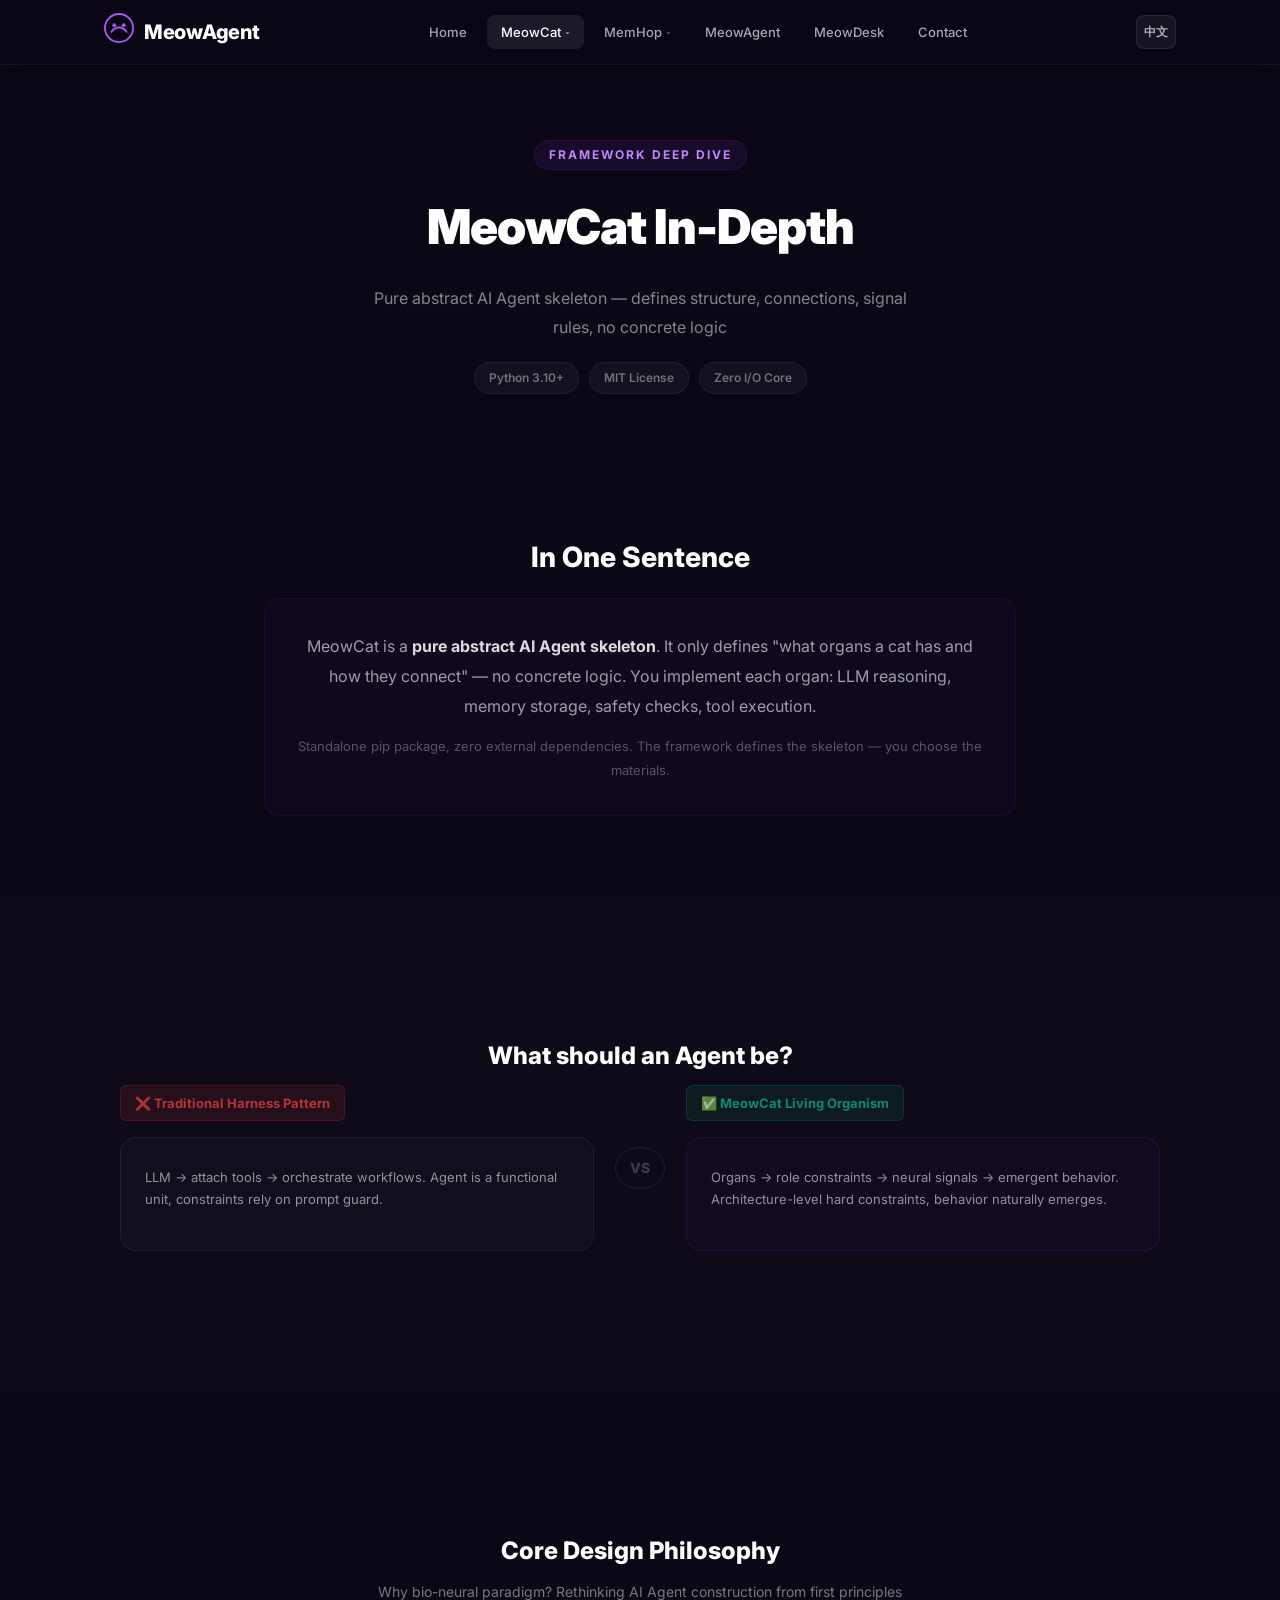
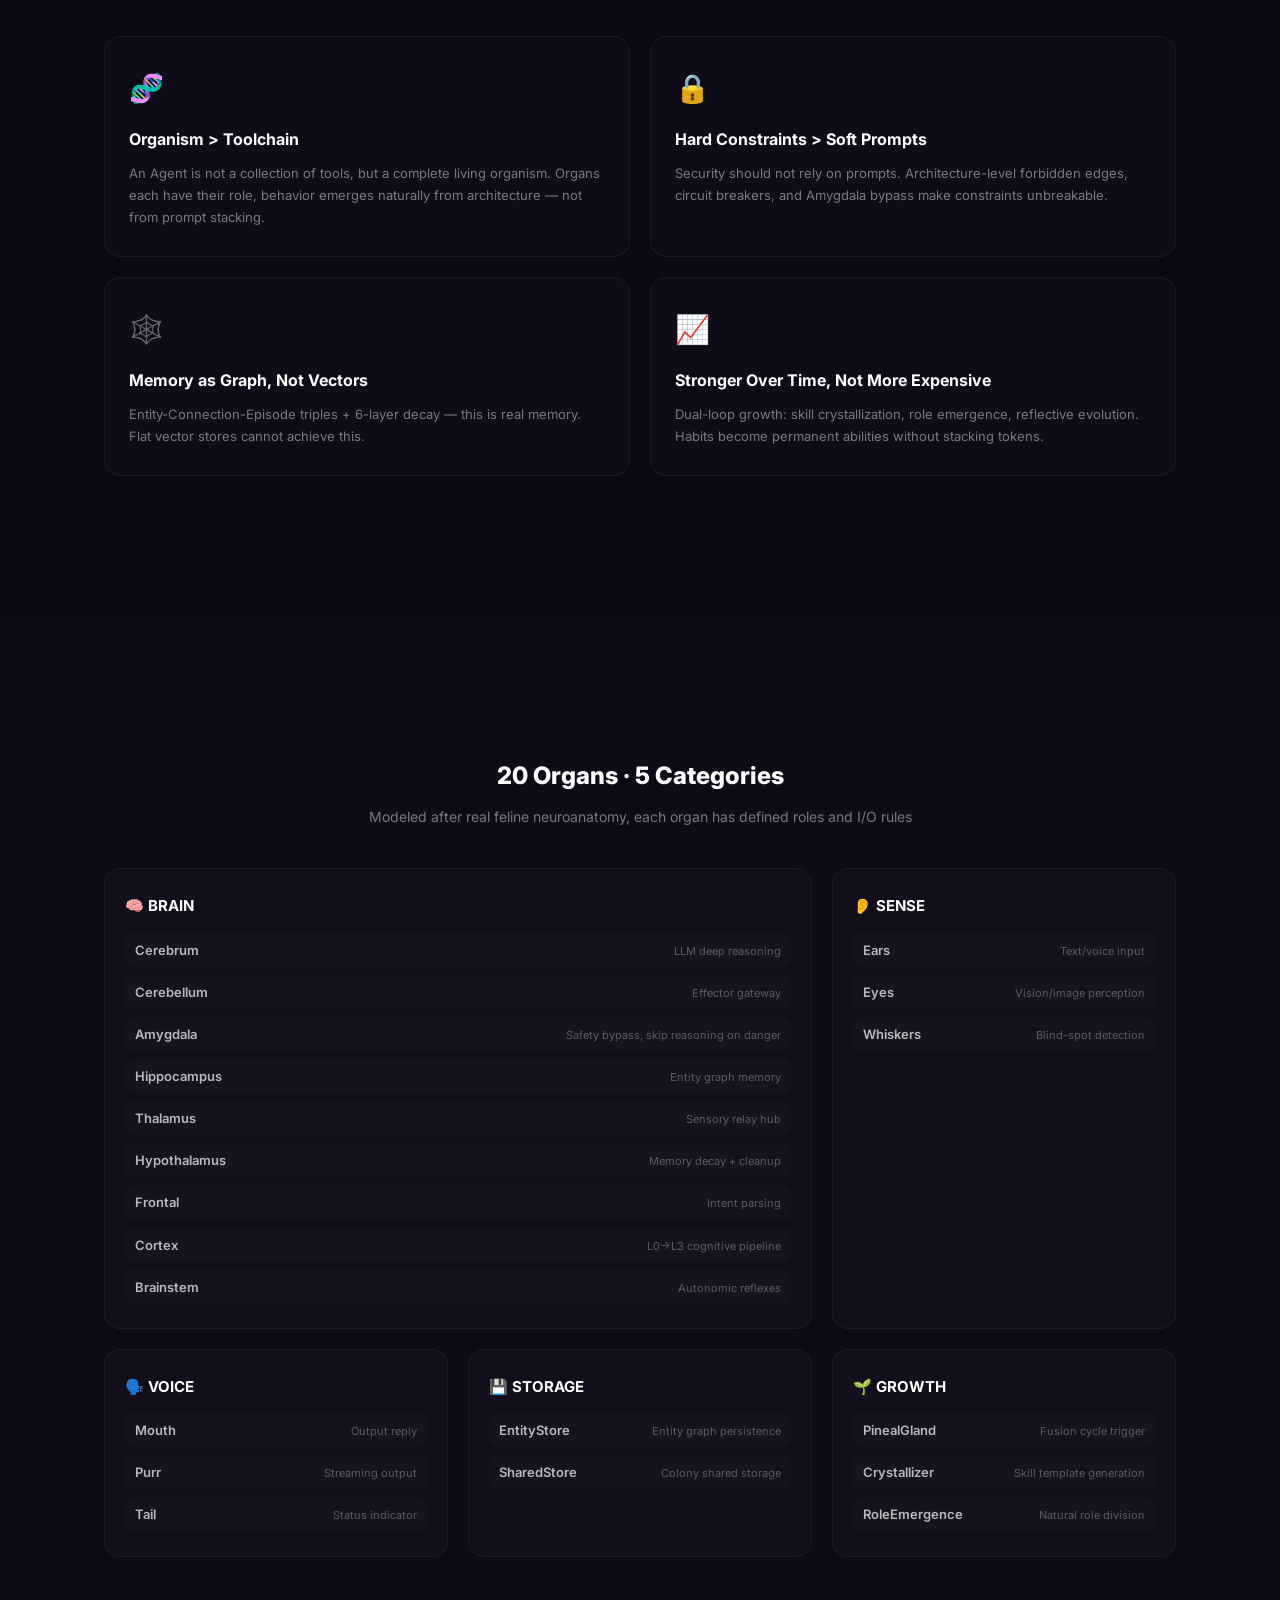
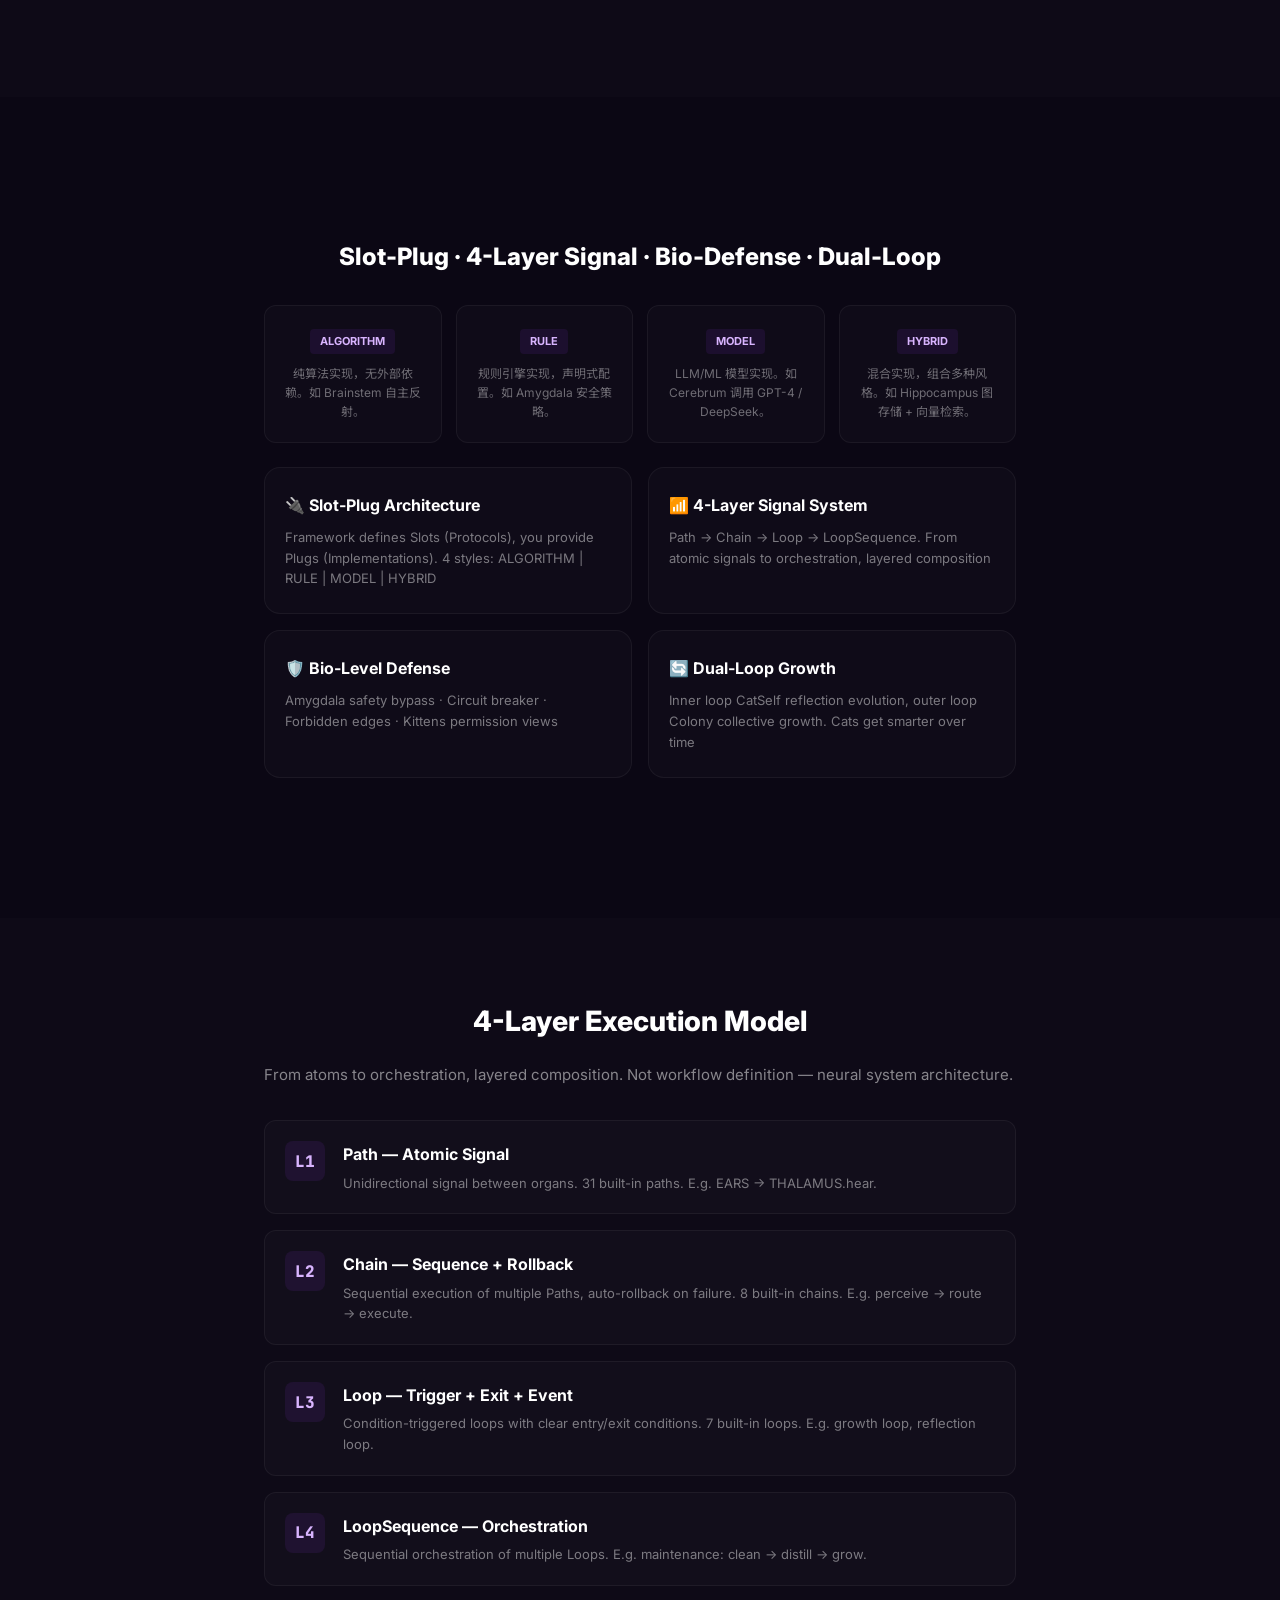
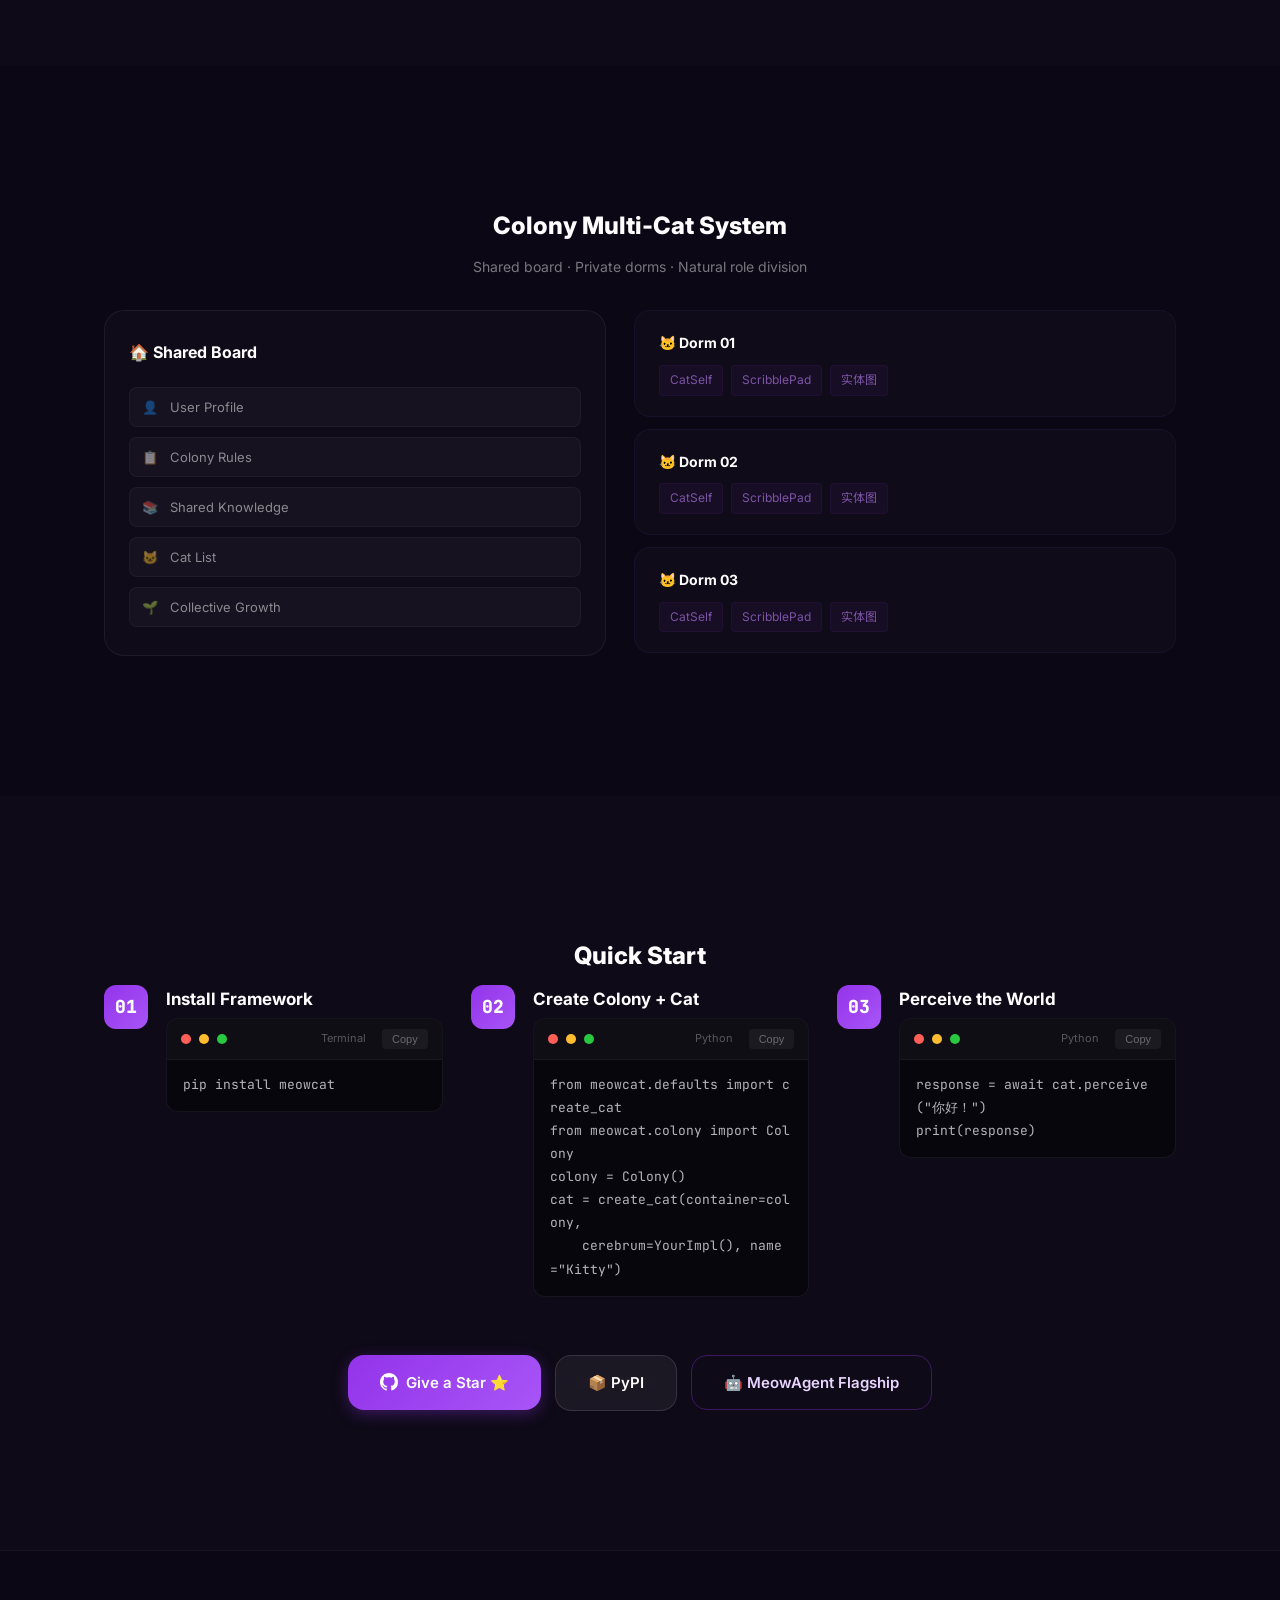
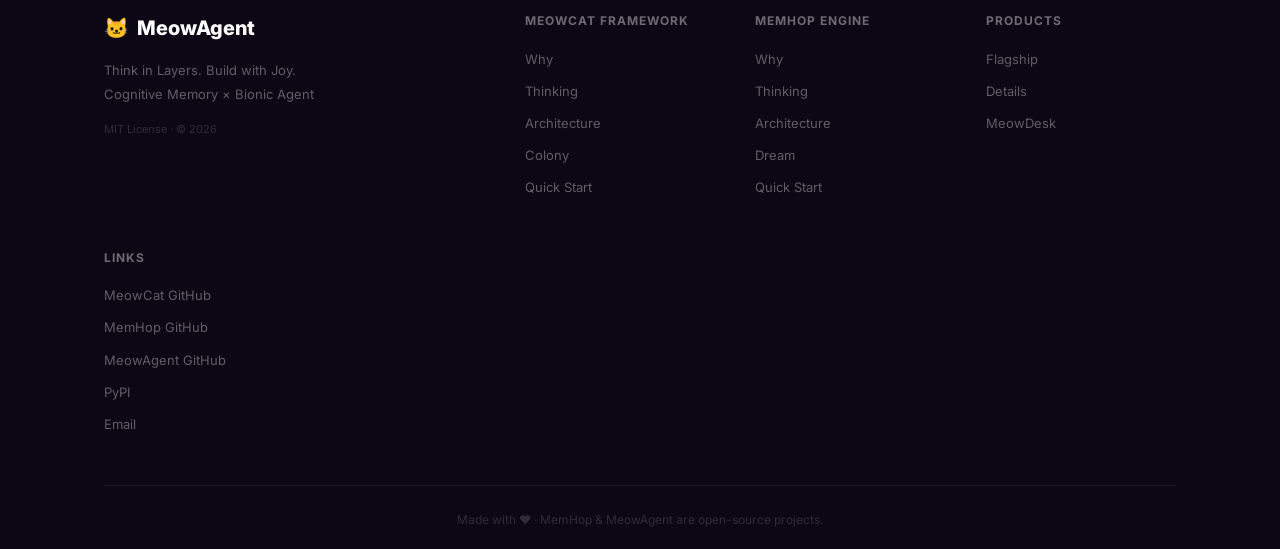
<file: framework.html>
<!DOCTYPE html>
<html lang="zh-CN">
<head>
    <meta charset="UTF-8">
    <meta name="viewport" content="width=device-width, initial-scale=1.0">
    <title>MeowCat 框架 — Bio-Neural AI Agent Framework</title>
    <meta name="description" content="MeowCat 框架完整介绍：20 器官体系、Slot-Plug 架构、四层信号系统、Colony 多猫、生物级防御">
    <link rel="stylesheet" href="css/style.css">
    <link href="https://fonts.googleapis.com/css2?family=Inter:wght@400;500;600;700;800;900&family=JetBrains+Mono:wght@400;500;600&family=Noto+Sans+SC:wght@400;500;700;900&display=swap" rel="stylesheet">
</head>
<body>
    <nav class="navbar scrolled" id="navbar">
        <div class="nav-container">
            <a href="index.html" class="logo">
                <span class="logo-icon-svg">
                    <svg width="30" height="30" viewBox="0 0 32 32" fill="none">
                        <circle cx="16" cy="16" r="15" stroke="url(#logoGrad)" stroke-width="2"/>
                        <path d="M8 20c4-6 12-6 16 0" stroke="url(#logoGrad)" stroke-width="2" stroke-linecap="round"/>
                        <circle cx="11" cy="13" r="2" fill="#a855f7"/><circle cx="21" cy="13" r="2" fill="#a855f7"/>
                        <defs><linearGradient id="logoGrad" x1="0" y1="0" x2="32" y2="32"><stop stop-color="#a855f7"/><stop offset="1" stop-color="#6366f1"/></linearGradient></defs>
                    </svg>
                </span>
                <span class="logo-text" data-i18n="logo">MeowAgent</span>
            </a>
            <div class="nav-links" id="navLinks">
                <a href="index.html" data-i18n="nav-home">首页</a>
                <div class="nav-dropdown">
                    <a href="framework.html" class="nav-dropdown-toggle active" data-i18n="nav-meowcat">MeowCat</a>
                    <div class="nav-dropdown-menu">
                        <a href="#mc-why" data-i18n="nav-mc-why">为什么</a>
                        <a href="#mc-think" data-i18n="nav-mc-think">思考</a>
                        <a href="#mc-arch" data-i18n="nav-mc-arch">架构</a>
                        <a href="#mc-features" data-i18n="nav-mc-features">亮点</a>
                        <a href="#mc-colony" data-i18n="nav-mc-colony">Colony</a>
                        <a href="#mc-quickstart" data-i18n="nav-mc-quickstart">快速开始</a>
                    </div>
                </div>
                <div class="nav-dropdown">
                    <a href="memhop.html" class="nav-dropdown-toggle" data-i18n="nav-memhop">MemHop</a>
                    <div class="nav-dropdown-menu">
                        <a href="memhop.html#mh-why" data-i18n="nav-mh-why">为什么</a>
                        <a href="memhop.html#mh-think" data-i18n="nav-mh-think">思考</a>
                        <a href="memhop.html#mh-arch" data-i18n="nav-mh-arch">架构</a>
                        <a href="memhop.html#mh-features" data-i18n="nav-mh-features">亮点</a>
                        <a href="memhop.html#mh-dream" data-i18n="nav-mh-dream">Dream</a>
                        <a href="memhop.html#mh-quickstart" data-i18n="nav-mh-quickstart">快速开始</a>
                    </div>
                </div>
                <a href="agent.html" data-i18n="nav-agent">MeowAgent</a>
                <a href="meowdesk.html" data-i18n="nav-meowdesk">MeowDesk</a>
                <a href="index.html#contact" data-i18n="nav-contact">联系我们</a>
            </div>
            <div class="nav-actions">
                <button class="lang-toggle" id="langToggle" title="Switch Language">
                    <span class="lang-label">EN</span>
                </button>
            </div>
            <button class="mobile-menu-btn" id="mobileMenuBtn" aria-label="菜单">
                <span></span><span></span><span></span>
            </button>
        </div>
    </nav>

    <!-- 页面标题 -->
    <section class="page-hero">
        <div class="container">
            <span class="section-tag" data-i18n="mc-hero-tag">Framework Deep Dive</span>
            <h1 class="page-title" data-i18n="mc-hero-title">MeowCat 框架详解</h1>
            <p class="page-subtitle" data-i18n="mc-hero-subtitle">纯抽象的 AI Agent 骨架 — 定义结构、连接、信号规则，不写任何具体逻辑</p>
            <div class="page-meta">
                <span class="meta-badge">Python 3.10+</span>
                <span class="meta-badge">MIT License</span>
                <span class="meta-badge">Zero I/O Core</span>
            </div>
        </div>
    </section>

    <!-- 一句话定位 -->
    <section class="content-section">
        <div class="container container-sm">
            <h2 data-i18n="mc-quote-heading">一句话定位</h2>
            <div class="quote-box">
                <p data-i18n="mc-quote">MeowCat 是<strong>纯抽象的 AI Agent 骨架</strong>。它只定义「猫有什么器官、器官间怎么连」，不写任何具体逻辑。你来实现每个器官的具体行为 — LLM 推理、记忆存储、安全检查、工具执行。</p>
                <p class="quote-sub" data-i18n="mc-quote-sub">独立 pip 包，零外部依赖。框架定义骨架，你来选择材料。</p>
            </div>
        </div>
    </section>

    <!-- Why -->
    <section class="content-section content-alt">
        <div class="container">
            <div class="mc-subsection" id="mc-why">
                <h3 class="mc-subtitle" data-i18n="mc-why-title">Agent 应该是什么样的？</h3>
                <div class="compare-philosophy">
                    <div class="philosophy-col">
                        <h4 class="philosophy-label bad" data-i18n="mc-why-harness">❌ 传统 Harness 模式</h4>
                        <div class="philosophy-card">
                            <p data-i18n="mc-why-harness-desc">LLM → 挂工具 → 编排工作流。Agent 是功能单元，约束靠 prompt guard。</p>
                        </div>
                    </div>
                    <div class="philosophy-vs"><span>VS</span></div>
                    <div class="philosophy-col">
                        <h4 class="philosophy-label good" data-i18n="mc-why-bio">✅ MeowCat 生命体模式</h4>
                        <div class="philosophy-card philosophy-card-good">
                            <p data-i18n="mc-why-bio-desc">器官 → 角色约束 → 神经信号 → 行为涌现。架构层硬约束，行为自然产生。</p>
                        </div>
                    </div>
                </div>
            </div>
        </div>
    </section>

    <!-- Think -->
    <section class="content-section">
        <div class="container">
            <div class="mc-subsection" id="mc-think">
                <h3 class="mc-subtitle" data-i18n="mc-think-title">核心设计思想</h3>
                <p class="mc-subdesc" data-i18n="mc-think-desc">为什么用生物神经范式？从第一性原理重新思考 AI Agent 的构建方式</p>
                <div class="think-grid">
                    <div class="think-card">
                        <div class="think-icon">🧬</div>
                        <h4 data-i18n="mc-think-1-title">生命体 > 工具链</h4>
                        <p data-i18n="mc-think-1-desc">Agent 不是工具的组合，而是一个完整的生命体。器官各司其职，行为从架构层自然涌现，而非靠 prompt 堆砌。</p>
                    </div>
                    <div class="think-card">
                        <div class="think-icon">🔒</div>
                        <h4 data-i18n="mc-think-2-title">硬约束 > 软提示</h4>
                        <p data-i18n="mc-think-2-desc">安全不该依赖 prompt。架构层的禁止边、熔断器、Amygdala 旁路，让约束铁打不动。</p>
                    </div>
                    <div class="think-card">
                        <div class="think-icon">🕸️</div>
                        <h4 data-i18n="mc-think-3-title">记忆是图，不是向量</h4>
                        <p data-i18n="mc-think-3-desc">实体-关联-事件三元组 + 六层衰减，这才是真正的记忆。扁平向量库做不到。</p>
                    </div>
                    <div class="think-card">
                        <div class="think-icon">📈</div>
                        <h4 data-i18n="mc-think-4-title">越用越强，而非越用越贵</h4>
                        <p data-i18n="mc-think-4-desc">双闭环生长：技能结晶、角色涌现、反思进化。习惯变成永久能力，不靠堆 token。</p>
                    </div>
                </div>
            </div>
        </div>
    </section>

    <!-- 20 器官体系 -->
    <section class="content-section content-alt">
        <div class="container">
            <div class="mc-subsection" id="mc-arch">
                <h3 class="mc-subtitle" data-i18n="mc-arch-title">20 个器官 · 5 大分类</h3>
                <p class="mc-subdesc" data-i18n="mc-arch-desc">模拟猫的真实神经解剖学，每个器官有明确的角色、入口/出口规则</p>
                <div class="organ-grid">
                    <div class="organ-category">
                        <h4 data-i18n="mc-org-brain">🧠 BRAIN 脑区</h4>
                        <div class="organ-list">
                            <div class="organ-item" data-i18n="mc-org-cerebrum"><strong>Cerebrum 大脑</strong><span>LLM 深度推理</span></div>
                            <div class="organ-item" data-i18n="mc-org-cerebellum"><strong>Cerebellum 小脑</strong><span>效应器唯一网关</span></div>
                            <div class="organ-item" data-i18n="mc-org-amygdala"><strong>Amygdala 杏仁核</strong><span>安全旁路，危险时跳过推理</span></div>
                            <div class="organ-item" data-i18n="mc-org-hippocampus"><strong>Hippocampus 海马体</strong><span>实体图记忆</span></div>
                            <div class="organ-item" data-i18n="mc-org-thalamus"><strong>Thalamus 丘脑</strong><span>感觉中继枢纽</span></div>
                            <div class="organ-item" data-i18n="mc-org-hypothalamus"><strong>Hypothalamus 下丘脑</strong><span>记忆衰减 + 清理</span></div>
                            <div class="organ-item" data-i18n="mc-org-frontal"><strong>Frontal 前额叶</strong><span>意图解析</span></div>
                            <div class="organ-item" data-i18n="mc-org-cortex"><strong>Cortex 皮质</strong><span>L0→L3 认知管道</span></div>
                            <div class="organ-item" data-i18n="mc-org-brainstem"><strong>Brainstem 脑干</strong><span>自主反射</span></div>
                        </div>
                    </div>
                    <div class="organ-category">
                        <h4 data-i18n="mc-org-sense">👂 SENSE 感官</h4>
                        <div class="organ-list">
                            <div class="organ-item" data-i18n="mc-org-ears"><strong>Ears 耳</strong><span>文本/语音输入</span></div>
                            <div class="organ-item" data-i18n="mc-org-eyes"><strong>Eyes 眼</strong><span>视觉/图像感知</span></div>
                            <div class="organ-item" data-i18n="mc-org-whiskers"><strong>Whiskers 须</strong><span>盲点检测</span></div>
                        </div>
                    </div>
                    <div class="organ-category">
                        <h4 data-i18n="mc-org-voice">🗣️ VOICE 嗓音</h4>
                        <div class="organ-list">
                            <div class="organ-item" data-i18n="mc-org-mouth"><strong>Mouth 口</strong><span>输出回复</span></div>
                            <div class="organ-item" data-i18n="mc-org-purr"><strong>Purr 呼噜</strong><span>流式输出</span></div>
                            <div class="organ-item" data-i18n="mc-org-tail"><strong>Tail 尾</strong><span>状态指示</span></div>
                        </div>
                    </div>
                    <div class="organ-category">
                        <h4 data-i18n="mc-org-storage">💾 STORAGE 存储</h4>
                        <div class="organ-list">
                            <div class="organ-item" data-i18n="mc-org-entitystore"><strong>EntityStore</strong><span>实体图持久化</span></div>
                            <div class="organ-item" data-i18n="mc-org-sharedstore"><strong>SharedStore</strong><span>Colony 共享存储</span></div>
                        </div>
                    </div>
                    <div class="organ-category">
                        <h4 data-i18n="mc-org-growth">🌱 GROWTH 生长</h4>
                        <div class="organ-list">
                            <div class="organ-item" data-i18n="mc-org-pineal"><strong>PinealGland 松果体</strong><span>融合周期触发</span></div>
                            <div class="organ-item" data-i18n="mc-org-crystallizer"><strong>Crystallizer 结晶器</strong><span>技能模板生成</span></div>
                            <div class="organ-item" data-i18n="mc-org-roleemergence"><strong>RoleEmergence</strong><span>角色自然分工</span></div>
                        </div>
                    </div>
                </div>
            </div>
        </div>
    </section>

    <!-- Slot-Plug -->
    <section class="content-section">
        <div class="container container-sm">
            <div class="mc-subsection" id="mc-features">
                <h3 class="mc-subtitle" data-i18n="mc-feat-title">Slot-Plug · 四层信号 · 生物防御 · 双闭环</h3>
                <div class="plug-styles">
                    <div class="plug-style">
                        <span class="ps-badge">ALGORITHM</span>
                        <p>纯算法实现，无外部依赖。如 Brainstem 自主反射。</p>
                    </div>
                    <div class="plug-style">
                        <span class="ps-badge">RULE</span>
                        <p>规则引擎实现，声明式配置。如 Amygdala 安全策略。</p>
                    </div>
                    <div class="plug-style">
                        <span class="ps-badge">MODEL</span>
                        <p>LLM/ML 模型实现。如 Cerebrum 调用 GPT-4 / DeepSeek。</p>
                    </div>
                    <div class="plug-style">
                        <span class="ps-badge">HYBRID</span>
                        <p>混合实现，组合多种风格。如 Hippocampus 图存储 + 向量检索。</p>
                    </div>
                </div>
                <div class="feature-cards-sm" style="margin-top:24px">
                    <div class="fcs">
                        <h4 data-i18n="mc-feat-1">🔌 Slot-Plug 架构</h4>
                        <p data-i18n="mc-feat-1-desc">框架定义 Slot（Protocol），你提供 Plug（实现）。4 种风格：ALGORITHM | RULE | MODEL | HYBRID</p>
                    </div>
                    <div class="fcs">
                        <h4 data-i18n="mc-feat-2">📶 四层信号系统</h4>
                        <p data-i18n="mc-feat-2-desc">Path → Chain → Loop → LoopSequence。从原子信号到编排，层层组合</p>
                    </div>
                    <div class="fcs">
                        <h4 data-i18n="mc-feat-3">🛡️ 生物级防御</h4>
                        <p data-i18n="mc-feat-3-desc">Amygdala 安全旁路 · 熔断器 · 禁止边 · Kittens 权限视图</p>
                    </div>
                    <div class="fcs">
                        <h4 data-i18n="mc-feat-4">🔄 双闭环生长</h4>
                        <p data-i18n="mc-feat-4-desc">内环 CatSelf 反思进化，外环 Colony 集体生长。猫越用越聪明</p>
                    </div>
                </div>
            </div>
        </div>
    </section>

    <!-- 四层信号系统 -->
    <section class="content-section content-alt">
        <div class="container container-sm">
            <h2 data-i18n="mc-signal-heading">四层执行模型</h2>
            <p class="section-intro" data-i18n="mc-signal-intro">从原子到编排，层层组合。不是工作流定义，而是神经系统架构。</p>
            <div class="signal-layers">
                <div class="signal-layer">
                    <div class="sl-num">L1</div>
                    <div class="sl-body">
                        <h4 data-i18n="mc-signal-l1-name">Path 原子信号</h4>
                        <p data-i18n="mc-signal-l1-desc">器官间的单向信号传递。31 条内置路径。如 EARS → THALAMUS.hear。</p>
                    </div>
                </div>
                <div class="signal-layer">
                    <div class="sl-num">L2</div>
                    <div class="sl-body">
                        <h4 data-i18n="mc-signal-l2-name">Chain 序列 + 回滚</h4>
                        <p data-i18n="mc-signal-l2-desc">多个 Path 的顺序执行，失败自动回滚。8 条内置链条。如感知 → 路由 → 执行。</p>
                    </div>
                </div>
                <div class="signal-layer">
                    <div class="sl-num">L3</div>
                    <div class="sl-body">
                        <h4 data-i18n="mc-signal-l3-name">Loop 触发 + 退出 + 事件</h4>
                        <p data-i18n="mc-signal-l3-desc">条件触发的循环，有明确的进入/退出条件。7 条内置循环。如生长闭环、反思闭环。</p>
                    </div>
                </div>
                <div class="signal-layer">
                    <div class="sl-num">L4</div>
                    <div class="sl-body">
                        <h4 data-i18n="mc-signal-l4-name">LoopSequence 编排</h4>
                        <p data-i18n="mc-signal-l4-desc">多个 Loop 的顺序编排。如维护序列：清理→蒸馏→生长。</p>
                    </div>
                </div>
            </div>
        </div>
    </section>

    <!-- Colony -->
    <section class="content-section">
        <div class="container">
            <div class="mc-subsection" id="mc-colony">
                <h3 class="mc-subtitle" data-i18n="mc-colony-title">Colony 多猫系统</h3>
                <p class="mc-subdesc" data-i18n="mc-colony-desc">猫舍大看板共享 · 单人宿舍私有 · 角色自然分工</p>
                <div class="colony-visual">
                    <div class="colony-board">
                        <div class="colony-board-header">🏠 <span data-i18n="mc-colony-board">猫舍大看板 · Shared Board</span></div>
                        <div class="colony-board-items">
                            <div class="cbi"><span class="cbi-icon">👤</span> <span data-i18n="mc-colony-1">用户画像</span></div>
                            <div class="cbi"><span class="cbi-icon">📋</span> <span data-i18n="mc-colony-2">猫舍规则</span></div>
                            <div class="cbi"><span class="cbi-icon">📚</span> <span data-i18n="mc-colony-3">共享知识</span></div>
                            <div class="cbi"><span class="cbi-icon">🐱</span> <span data-i18n="mc-colony-4">猫列表</span></div>
                            <div class="cbi"><span class="cbi-icon">🌱</span> <span data-i18n="mc-colony-5">集体生长</span></div>
                        </div>
                    </div>
                    <div class="colony-rooms">
                        <div class="colony-room"><div class="room-header">🐱 <span data-i18n="mc-colony-room">宿舍</span> 01</div><div class="room-items"><span>CatSelf</span><span>ScribblePad</span><span>实体图</span></div></div>
                        <div class="colony-room"><div class="room-header">🐱 <span data-i18n="mc-colony-room">宿舍</span> 02</div><div class="room-items"><span>CatSelf</span><span>ScribblePad</span><span>实体图</span></div></div>
                        <div class="colony-room"><div class="room-header">🐱 <span data-i18n="mc-colony-room">宿舍</span> 03</div><div class="room-items"><span>CatSelf</span><span>ScribblePad</span><span>实体图</span></div></div>
                    </div>
                </div>
            </div>
        </div>
    </section>

    <!-- Quick Start -->
    <section class="content-section content-alt">
        <div class="container">
            <div class="mc-subsection" id="mc-quickstart">
                <h3 class="mc-subtitle" data-i18n="mc-qs-title">快速开始</h3>
                <div class="install-steps">
                    <div class="install-step">
                        <div class="step-number">01</div>
                        <div class="step-content">
                            <h4 data-i18n="mc-qs-step1">安装框架</h4>
                            <div class="code-block">
                                <div class="code-header"><span class="code-dot red"></span><span class="code-dot yellow"></span><span class="code-dot green"></span><span class="code-label">Terminal</span><button class="copy-btn" onclick="copyCode(this)" data-i18n="code-copy-btn">复制</button></div>
                                <pre><code>pip install meowcat</code></pre>
                            </div>
                        </div>
                    </div>
                    <div class="install-step">
                        <div class="step-number">02</div>
                        <div class="step-content">
                            <h4 data-i18n="mc-qs-step2">创建 Colony + Cat</h4>
                            <div class="code-block">
                                <div class="code-header"><span class="code-dot red"></span><span class="code-dot yellow"></span><span class="code-dot green"></span><span class="code-label">Python</span><button class="copy-btn" onclick="copyCode(this)" data-i18n="code-copy-btn">复制</button></div>
                                <pre><code>from meowcat.defaults import create_cat
from meowcat.colony import Colony
colony = Colony()
cat = create_cat(container=colony,
    cerebrum=YourImpl(), name="Kitty")</code></pre>
                            </div>
                        </div>
                    </div>
                    <div class="install-step">
                        <div class="step-number">03</div>
                        <div class="step-content">
                            <h4 data-i18n="mc-qs-step3">感知世界</h4>
                            <div class="code-block">
                                <div class="code-header"><span class="code-dot red"></span><span class="code-dot yellow"></span><span class="code-dot green"></span><span class="code-label">Python</span><button class="copy-btn" onclick="copyCode(this)" data-i18n="code-copy-btn">复制</button></div>
                                <pre><code>response = await cat.perceive("你好！")
print(response)</code></pre>
                            </div>
                        </div>
                    </div>
                </div>
                <div class="mc-cta-row">
                    <a href="https://github.com/qyiun666/meowcat" target="_blank" class="btn btn-primary btn-lg">
                        <svg width="18" height="18" viewBox="0 0 24 24" fill="currentColor"><path d="M12 0C5.37 0 0 5.37 0 12c0 5.31 3.435 9.795 8.205 11.385.6.105.825-.255.825-.57 0-.285-.015-1.23-.015-2.235-3.015.555-3.795-.735-4.035-1.41-.135-.345-.72-1.41-1.23-1.695-.42-.225-1.02-.78-.015-.795.945-.015 1.62.87 1.845 1.23 1.08 1.815 2.805 1.305 3.495.99.105-.78.42-1.305.765-1.605-2.67-.3-5.46-1.335-5.46-5.925 0-1.305.465-2.385 1.23-3.225-.12-.3-.54-1.53.12-3.18 0 0 1.005-.315 3.3 1.23.96-.27 1.98-.405 3-.405s2.04.135 3 .405c2.295-1.56 3.3-1.23 3.3-1.23.66 1.65.24 2.88.12 3.18.765.84 1.23 1.905 1.23 3.225 0 4.605-2.805 5.625-5.475 5.925.435.375.81 1.095.81 2.22 0 1.605-.015 2.895-.015 3.3 0 .315.225.69.825.57A12.02 12.02 0 0024 12c0-6.63-5.37-12-12-12z"/></svg>
                        <span data-i18n="mc-cta-star">给个 Star ⭐</span>
                    </a>
                    <a href="https://pypi.org/project/meowcat/" target="_blank" class="btn btn-glass btn-lg">
                        <span data-i18n="mc-cta-pypi">📦 PyPI</span>
                    </a>
                    <a href="https://github.com/Axonant/MeowAgent" target="_blank" class="btn btn-outline btn-lg" data-i18n="mc-cta-agent">🤖 MeowAgent 旗舰</a>
                </div>
            </div>
        </div>
    </section>

    <footer class="footer">
        <div class="container">
            <div class="footer-grid">
                <div class="footer-col footer-brand">
                    <div class="footer-logo"><span>🐱</span> <span data-i18n="footer-logo">MeowAgent</span></div>
                    <p class="footer-tagline" data-i18n="footer-tagline">Think in Layers. Build with Joy.<br>Bio-Neural AI Agent Framework</p>
                    <p class="footer-license">MIT License · © 2026</p>
                </div>
                <div class="footer-col">
                    <h5 data-i18n="footer-mc">MeowCat 框架</h5>
                    <a href="#mc-why" data-i18n="footer-mc-why">为什么</a>
                    <a href="#mc-think" data-i18n="nav-mc-think">思考</a>
                    <a href="#mc-arch" data-i18n="footer-mc-arch">架构</a>
                    <a href="#mc-colony" data-i18n="footer-mc-colony">Colony</a>
                    <a href="#mc-quickstart" data-i18n="footer-mc-qs">快速开始</a>
                </div>
                <div class="footer-col">
                    <h5 data-i18n="footer-memhop">MemHop 引擎</h5>
                    <a href="memhop.html#mh-why" data-i18n="footer-mh-why">为什么</a>
                    <a href="memhop.html#mh-think" data-i18n="nav-mh-think">思考</a>
                    <a href="memhop.html#mh-arch" data-i18n="footer-mh-arch">架构</a>
                    <a href="memhop.html#mh-dream" data-i18n="footer-mh-dream">Dream</a>
                    <a href="memhop.html#mh-quickstart" data-i18n="footer-mh-qs">快速开始</a>
                </div>
                <div class="footer-col">
                    <h5 data-i18n="footer-products">产品</h5>
                    <a href="agent.html" data-i18n="footer-agent-teaser">旗舰产品</a>
                    <a href="agent.html" data-i18n="footer-agent-page">产品详情</a>
                    <a href="meowdesk.html" data-i18n="footer-meowdesk">MeowDesk</a>
                </div>
                <div class="footer-col">
                    <h5 data-i18n="footer-links">链接</h5>
                    <a href="https://github.com/qyiun666/meowcat" target="_blank" data-i18n="footer-link-mc-gh">MeowCat GitHub</a>
                    <a href="https://github.com/qyiun666/MemHop" target="_blank" data-i18n="footer-link-mh-gh">MemHop GitHub</a>
                    <a href="https://github.com/Axonant/MeowAgent" target="_blank" data-i18n="footer-link-ma-gh">MeowAgent GitHub</a>
                    <a href="https://pypi.org/project/meowcat/" target="_blank" data-i18n="footer-link-pypi">PyPI</a>
                    <a href="mailto:qyiun666@163.com" data-i18n="footer-link-email">Email</a>
                </div>
            </div>
            <div class="footer-bottom">
                <p data-i18n="footer-bottom">Made with ❤️ · MeowCat & MeowAgent are open-source projects.</p>
            </div>
        </div>
    </footer>

    <script src="js/i18n.js"></script>
    <script src="js/main.js"></script>
</body>
</html>
</file>
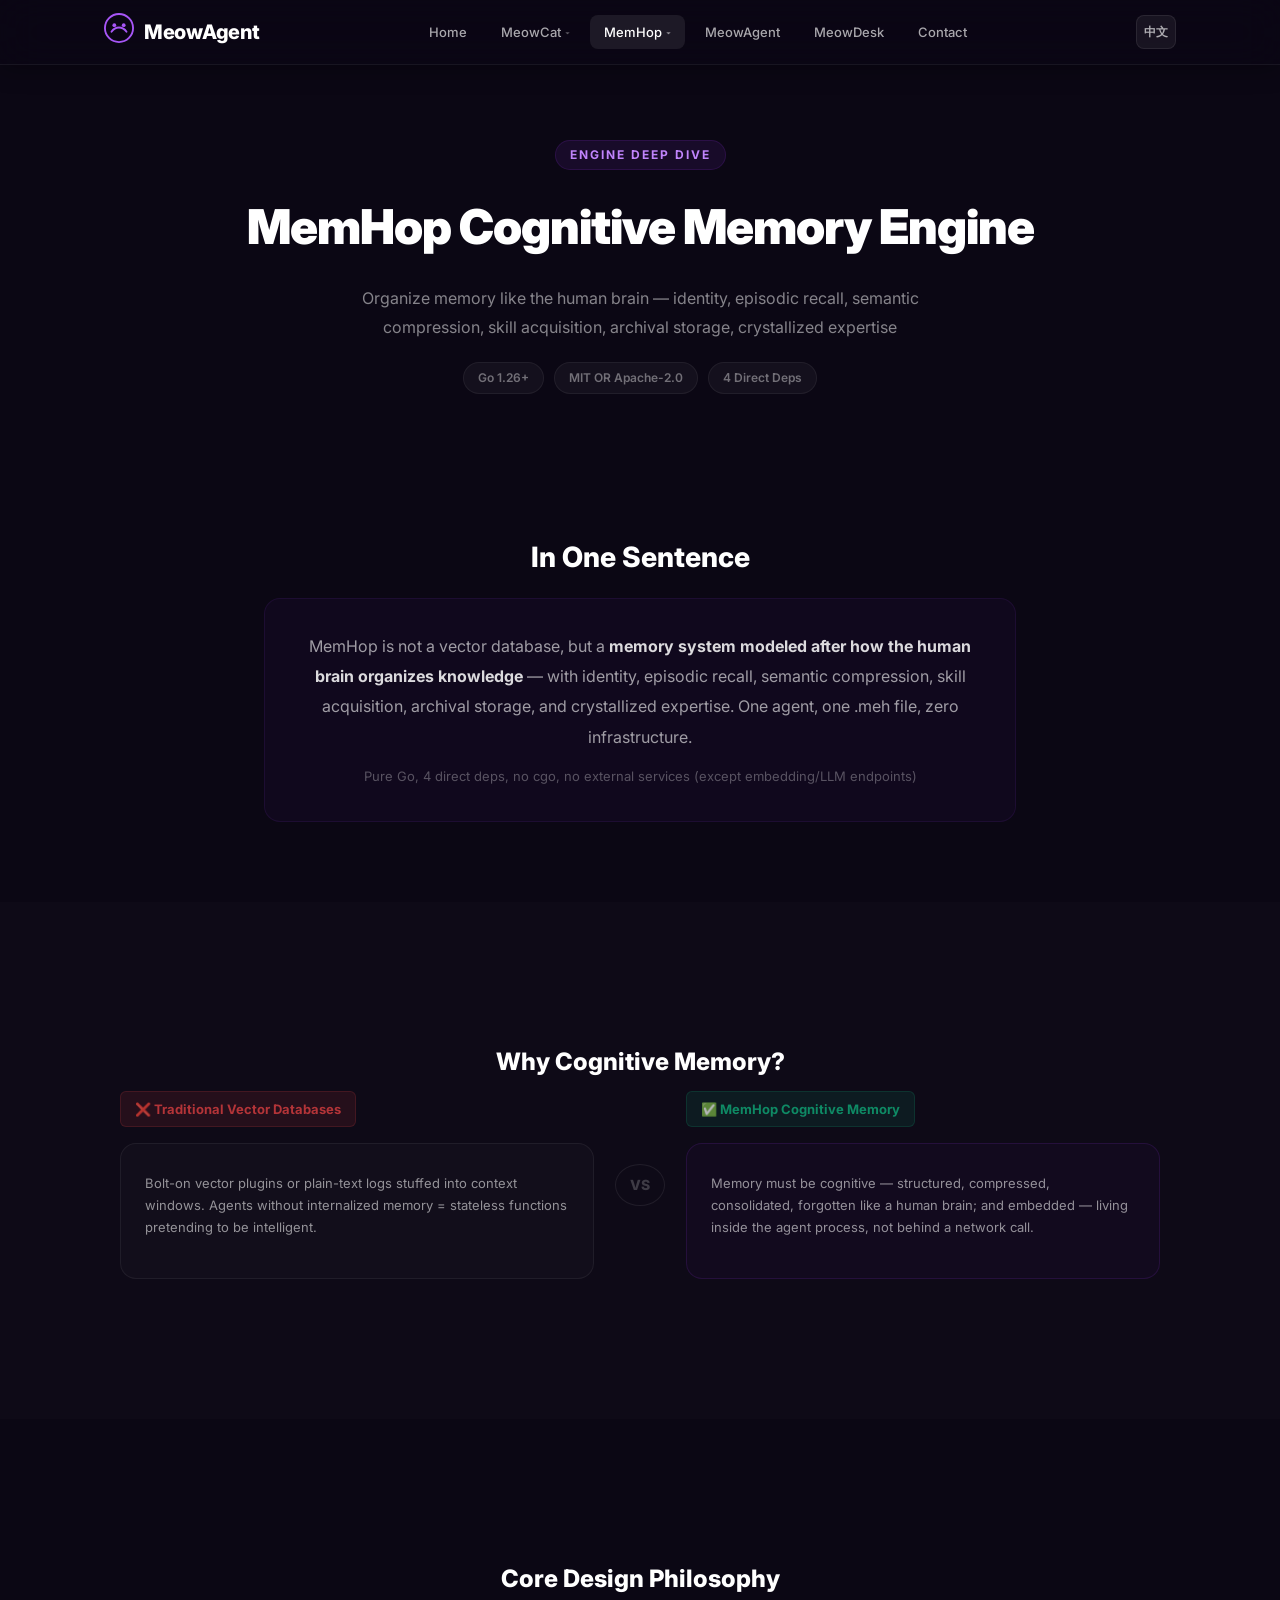
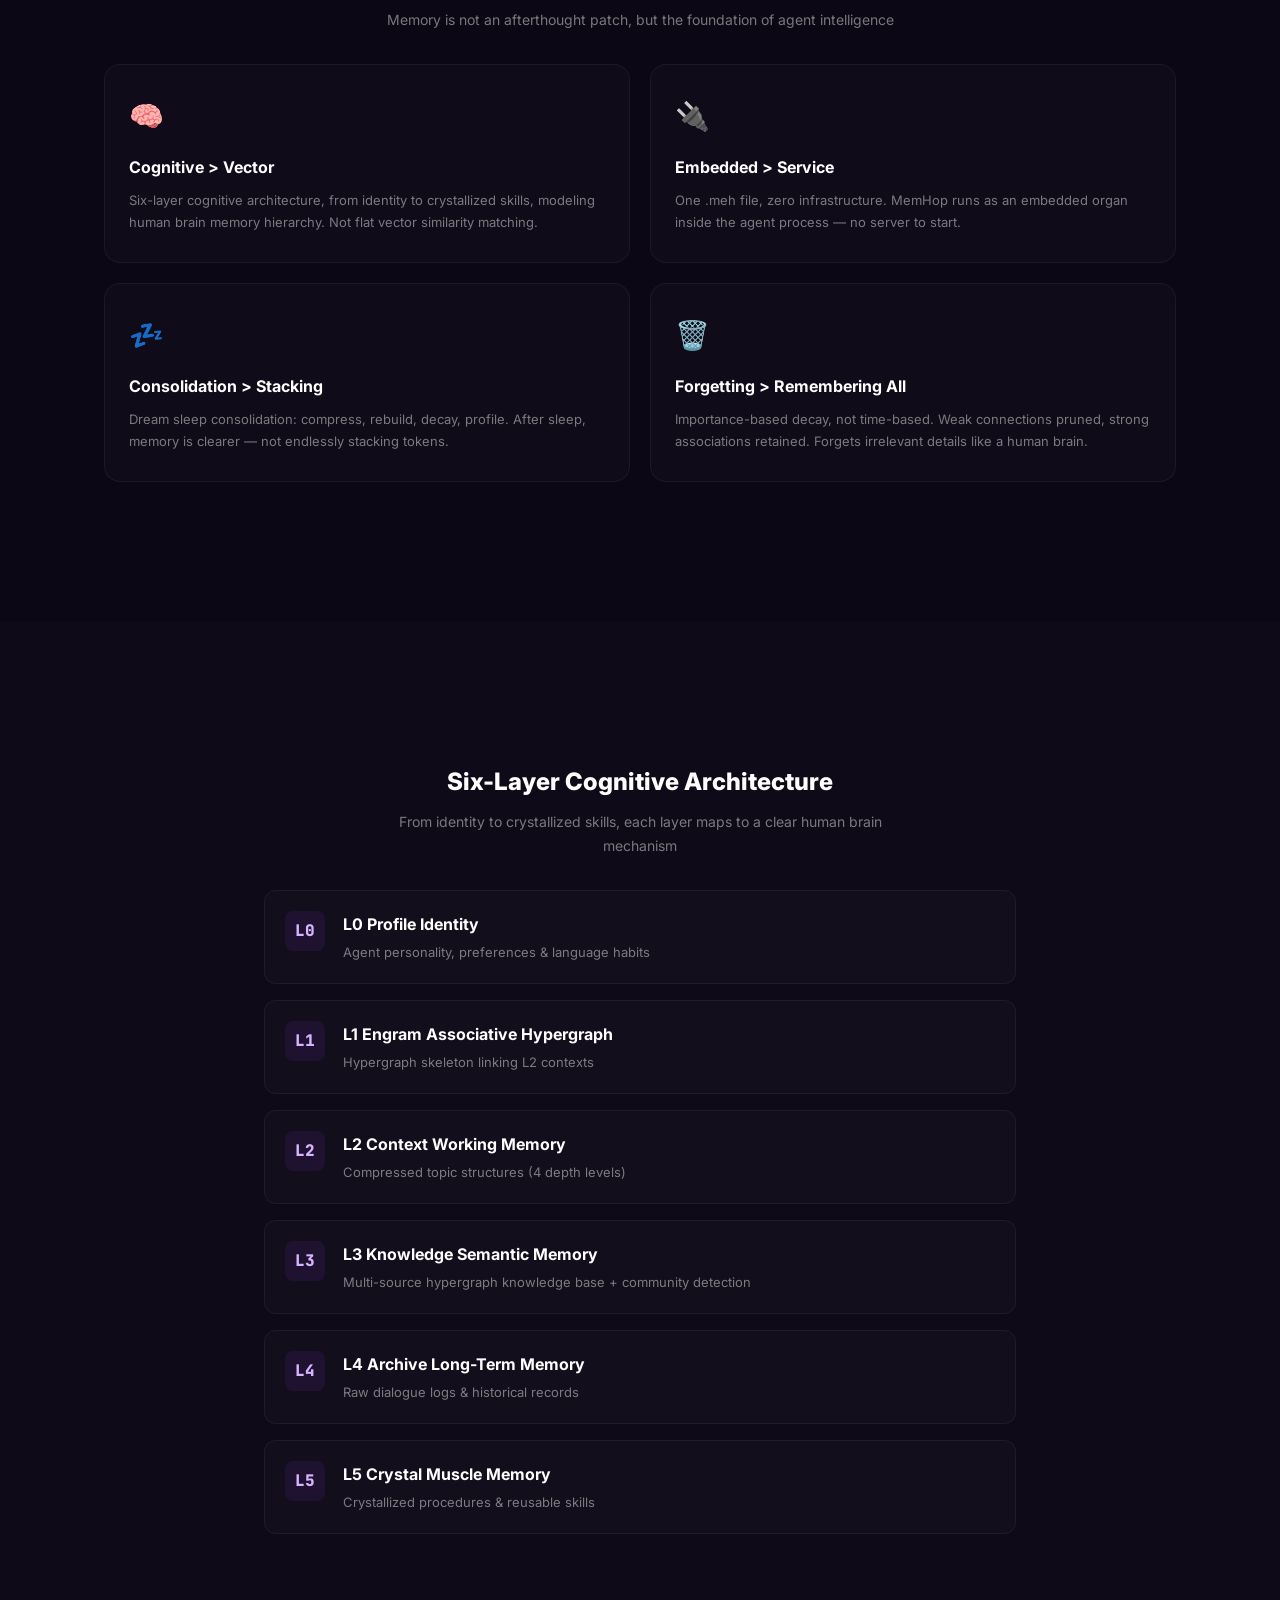
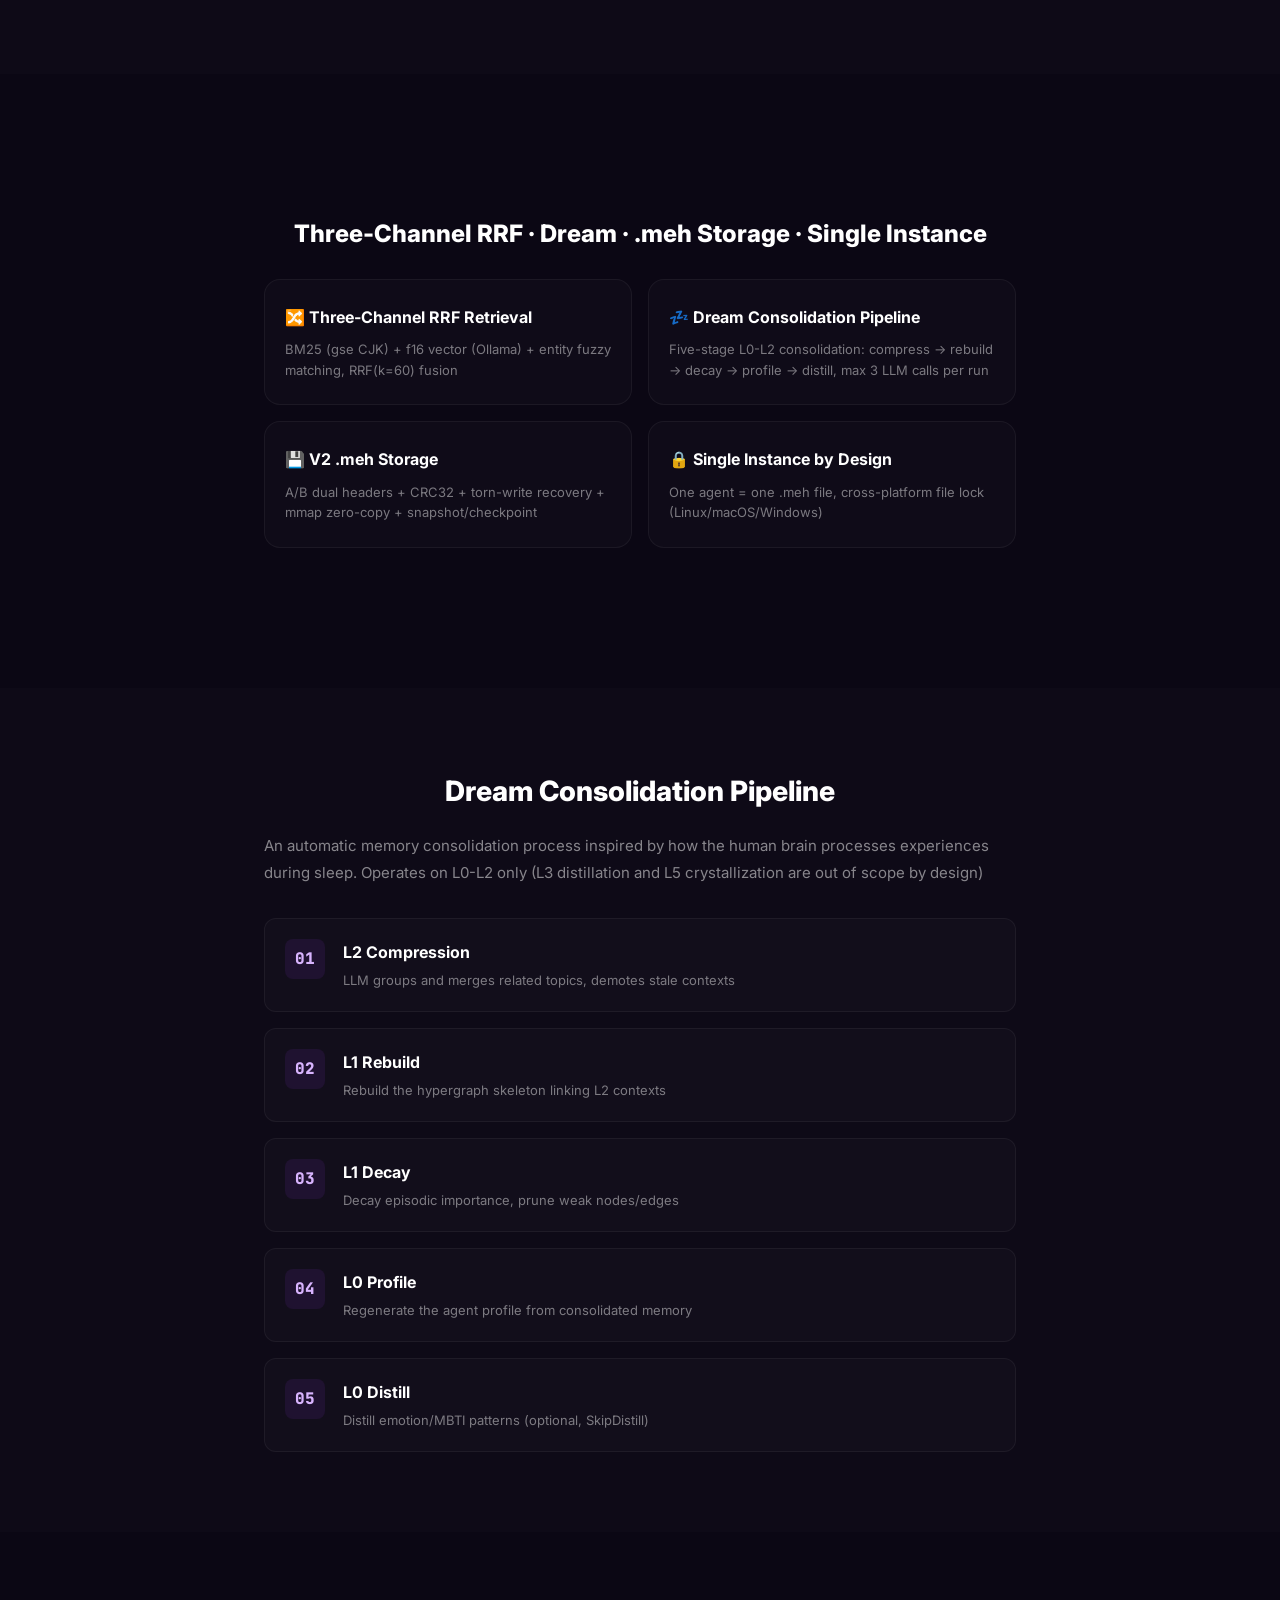
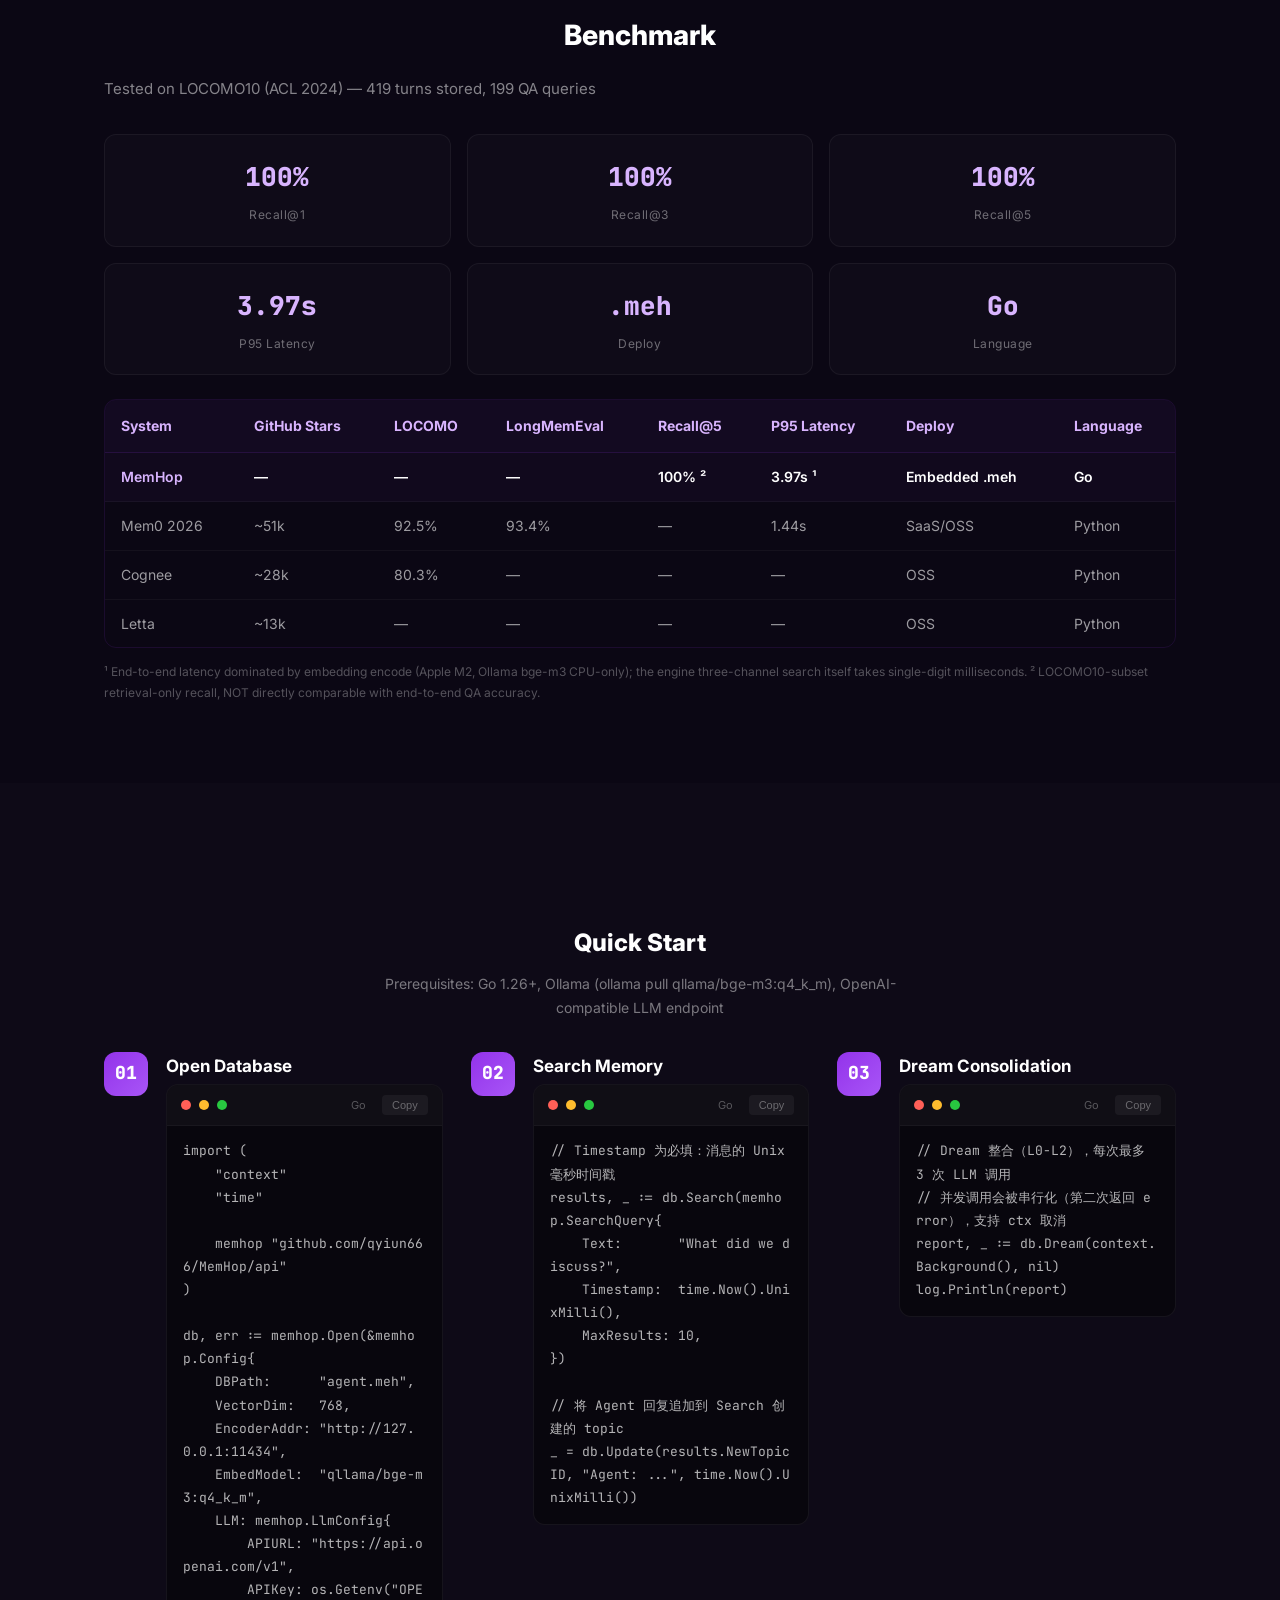
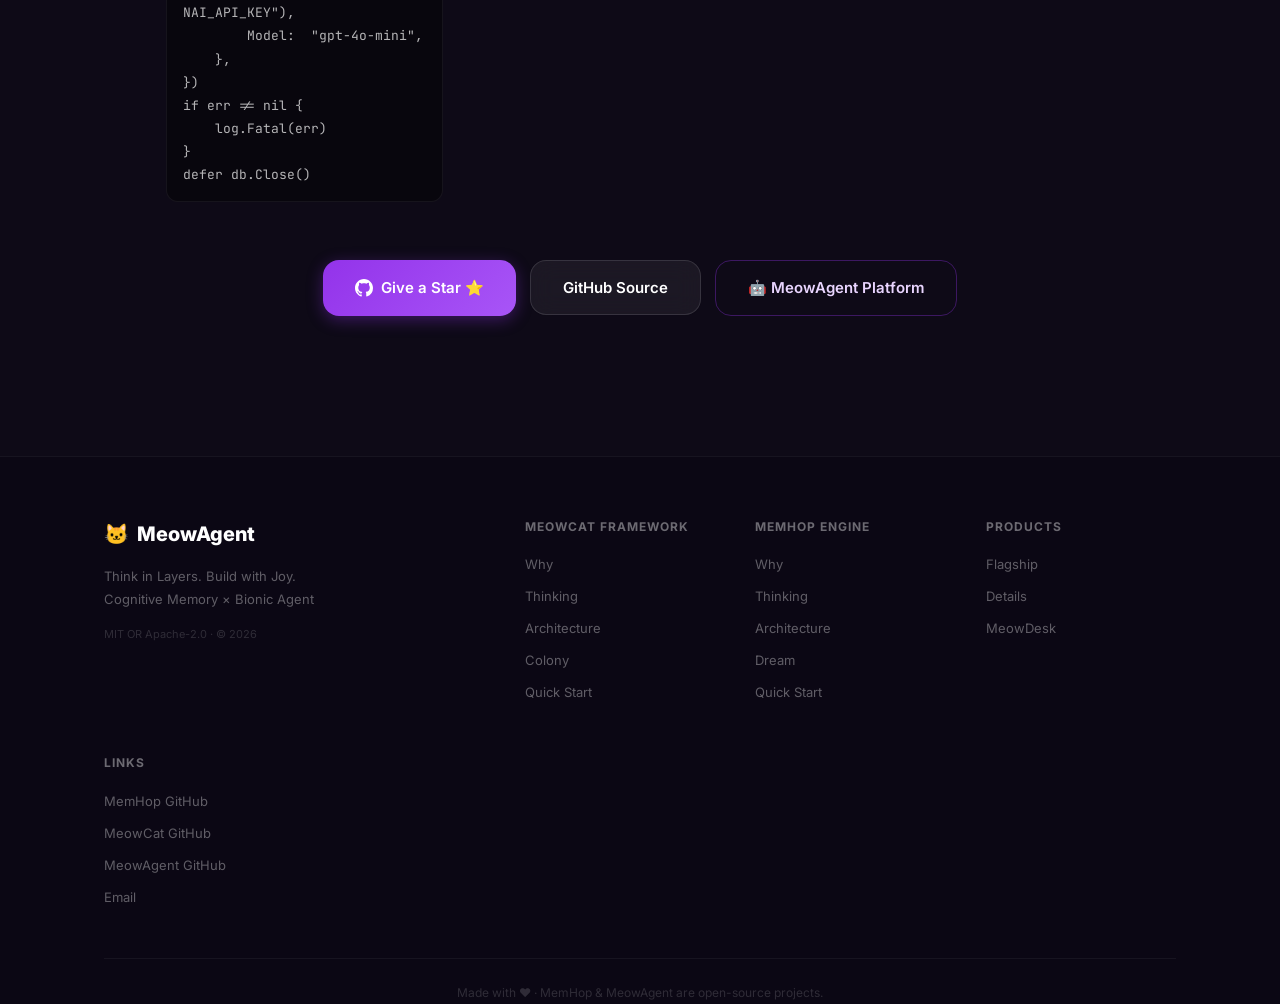
<file: memhop.html>
<!DOCTYPE html>
<html lang="zh-CN">
<head>
    <meta charset="UTF-8">
    <meta name="viewport" content="width=device-width, initial-scale=1.0">
    <title>MemHop 认知记忆引擎 — Cognitive Memory Engine</title>
    <meta name="description" content="MemHop 引擎详解：六层认知架构、三通道 RRF 检索、Dream 整合管道、V2 .meh 存储、单实例设计">
    <link rel="stylesheet" href="css/style.css">
    <link href="https://fonts.googleapis.com/css2?family=Inter:wght@400;500;600;700;800;900&family=JetBrains+Mono:wght@400;500;600&family=Noto+Sans+SC:wght@400;500;700;900&display=swap" rel="stylesheet">
    <style>
        .bench-table-wrap{overflow-x:auto;border-radius:var(--r-md);border:1px solid rgba(147,51,234,.12);margin-top:24px}
        .bench-table{width:100%;border-collapse:collapse;font-size:14px}
        .bench-table th{padding:14px 16px;text-align:left;font-weight:700;color:var(--purple-300);background:rgba(147,51,234,.06);border-bottom:1px solid rgba(147,51,234,.15);white-space:nowrap}
        .bench-table td{padding:12px 16px;color:rgba(255,255,255,.6);border-bottom:1px solid rgba(255,255,255,.04);white-space:nowrap}
        .bench-table tr:last-child td{border-bottom:none}
        .bench-table tr.highlight td{color:#fff;font-weight:600;background:rgba(147,51,234,.04)}
        .bench-table tr.highlight td:first-child{color:var(--purple-300)}
        .bench-note{font-size:12px;color:rgba(255,255,255,.3);margin-top:14px;line-height:1.7}
        .bench-metrics{display:grid;grid-template-columns:repeat(3,1fr);gap:16px;margin-top:24px}
        .bench-metric{padding:20px;border-radius:var(--r-md);background:rgba(255,255,255,.02);border:1px solid rgba(255,255,255,.05);text-align:center}
        .bench-metric .bm-val{font-size:26px;font-weight:800;color:var(--purple-300);font-family:'JetBrains Mono',monospace}
        .bench-metric .bm-label{font-size:12px;color:rgba(255,255,255,.4);margin-top:6px;letter-spacing:.5px}
        @media(max-width:768px){.bench-metrics{grid-template-columns:repeat(2,1fr)}.bench-table{font-size:12px}}
    </style>
</head>
<body>
    <nav class="navbar scrolled" id="navbar">
        <div class="nav-container">
            <a href="index.html" class="logo">
                <span class="logo-icon-svg">
                    <svg width="30" height="30" viewBox="0 0 32 32" fill="none">
                        <circle cx="16" cy="16" r="15" stroke="url(#logoGrad)" stroke-width="2"/>
                        <path d="M8 20c4-6 12-6 16 0" stroke="url(#logoGrad)" stroke-width="2" stroke-linecap="round"/>
                        <circle cx="11" cy="13" r="2" fill="#a855f7"/><circle cx="21" cy="13" r="2" fill="#a855f7"/>
                        <defs><linearGradient id="logoGrad" x1="0" y1="0" x2="32" y2="32"><stop stop-color="#a855f7"/><stop offset="1" stop-color="#6366f1"/></linearGradient></defs>
                    </svg>
                </span>
                <span class="logo-text" data-i18n="logo">MeowAgent</span>
            </a>
            <div class="nav-links" id="navLinks">
                <a href="index.html" data-i18n="nav-home">首页</a>
                <div class="nav-dropdown">
                    <a href="framework.html" class="nav-dropdown-toggle" data-i18n="nav-meowcat">MeowCat</a>
                    <div class="nav-dropdown-menu">
                        <a href="framework.html#mc-why" data-i18n="nav-mc-why">为什么</a>
                        <a href="framework.html#mc-think" data-i18n="nav-mc-think">思考</a>
                        <a href="framework.html#mc-arch" data-i18n="nav-mc-arch">架构</a>
                        <a href="framework.html#mc-features" data-i18n="nav-mc-features">亮点</a>
                        <a href="framework.html#mc-colony" data-i18n="nav-mc-colony">Colony</a>
                        <a href="framework.html#mc-quickstart" data-i18n="nav-mc-quickstart">快速开始</a>
                    </div>
                </div>
                <div class="nav-dropdown">
                    <a href="memhop.html" class="nav-dropdown-toggle active" data-i18n="nav-memhop">MemHop</a>
                    <div class="nav-dropdown-menu">
                        <a href="#mh-why" data-i18n="nav-mh-why">为什么</a>
                        <a href="#mh-think" data-i18n="nav-mh-think">思考</a>
                        <a href="#mh-arch" data-i18n="nav-mh-arch">架构</a>
                        <a href="#mh-features" data-i18n="nav-mh-features">亮点</a>
                        <a href="#mh-dream" data-i18n="nav-mh-dream">Dream</a>
                        <a href="#mh-quickstart" data-i18n="nav-mh-quickstart">快速开始</a>
                    </div>
                </div>
                <a href="agent.html" data-i18n="nav-agent">MeowAgent</a>
                <a href="meowdesk.html" data-i18n="nav-meowdesk">MeowDesk</a>
                <a href="index.html#contact" data-i18n="nav-contact">联系我们</a>
            </div>
            <div class="nav-actions">
                <button class="lang-toggle" id="langToggle" title="Switch Language">
                    <span class="lang-label">EN</span>
                </button>
            </div>
            <button class="mobile-menu-btn" id="mobileMenuBtn" aria-label="菜单">
                <span></span><span></span><span></span>
            </button>
        </div>
    </nav>

    <!-- 页面标题 -->
    <section class="page-hero">
        <div class="container">
            <span class="section-tag" data-i18n="mh-hero-tag">引擎详解</span>
            <h1 class="page-title" data-i18n="mh-hero-title">MemHop 认知记忆引擎</h1>
            <p class="page-subtitle" data-i18n="mh-hero-subtitle">像人脑一样组织记忆 — 身份、情景回忆、语义压缩、技能习得、归档存储、结晶专长</p>
            <div class="page-meta">
                <span class="meta-badge" data-i18n="mh-hero-meta1">Go 1.26+</span>
                <span class="meta-badge" data-i18n="mh-hero-meta2">MIT OR Apache-2.0</span>
                <span class="meta-badge" data-i18n="mh-hero-meta3">4 Direct Deps</span>
            </div>
        </div>
    </section>

    <!-- 一句话定位 -->
    <section class="content-section">
        <div class="container container-sm">
            <h2 data-i18n="mh-quote-heading">一句话定位</h2>
            <div class="quote-box">
                <p data-i18n="mh-quote">MemHop 不是向量数据库，而是<strong>模仿人脑组织知识的记忆系统</strong> — 有身份、情景回忆、语义压缩、技能习得、归档存储和结晶专长。一个 Agent，一个 .meh 文件，零基础设施。</p>
                <p class="quote-sub" data-i18n="mh-quote-sub">纯 Go，4 个直接依赖，无 cgo，无外部服务（除 embedding/LLM 端点）</p>
            </div>
        </div>
    </section>

    <!-- Why -->
    <section class="content-section content-alt">
        <div class="container">
            <div class="mc-subsection" id="mh-why">
                <h3 class="mc-subtitle" data-i18n="mh-why-title">为什么需要认知记忆？</h3>
                <div class="compare-philosophy">
                    <div class="philosophy-col">
                        <h4 class="philosophy-label bad" data-i18n="mh-why-vector">❌ 传统向量数据库</h4>
                        <div class="philosophy-card">
                            <p data-i18n="mh-why-vector-desc">bolt-on 向量插件或 plain-text log 塞进 context window。Agent 没有内化记忆 = 无状态函数伪装智能。</p>
                        </div>
                    </div>
                    <div class="philosophy-vs"><span>VS</span></div>
                    <div class="philosophy-col">
                        <h4 class="philosophy-label good" data-i18n="mh-why-cognitive">✅ MemHop 认知记忆</h4>
                        <div class="philosophy-card philosophy-card-good">
                            <p data-i18n="mh-why-cognitive-desc">记忆必须是认知的 — 结构化、压缩、整合、遗忘，像人脑一样；且嵌入式的 — 存活在 Agent 进程内，而非网络调用之后。</p>
                        </div>
                    </div>
                </div>
            </div>
        </div>
    </section>

    <!-- Think -->
    <section class="content-section">
        <div class="container">
            <div class="mc-subsection" id="mh-think">
                <h3 class="mc-subtitle" data-i18n="mh-think-title">核心设计思想</h3>
                <p class="mc-subdesc" data-i18n="mh-think-desc">记忆不是事后补丁，而是 Agent 智能的基础</p>
                <div class="think-grid">
                    <div class="think-card">
                        <div class="think-icon">🧠</div>
                        <h4 data-i18n="mh-think-1-title">认知 &gt; 向量</h4>
                        <p data-i18n="mh-think-1-desc">六层认知架构，从身份到结晶技能，模拟人脑的记忆层级。不是扁平向量库的相似度匹配。</p>
                    </div>
                    <div class="think-card">
                        <div class="think-icon">🔌</div>
                        <h4 data-i18n="mh-think-2-title">嵌入式 &gt; 服务化</h4>
                        <p data-i18n="mh-think-2-desc">一个 .meh 文件，零基础设施。MemHop 作为嵌入式器官运行在 Agent 进程内，无需启动服务器。</p>
                    </div>
                    <div class="think-card">
                        <div class="think-icon">💤</div>
                        <h4 data-i18n="mh-think-3-title">整合 &gt; 堆叠</h4>
                        <p data-i18n="mh-think-3-desc">Dream 休眠整合：压缩、重建、衰减、画像。睡眠后记忆更清晰，而非不断堆叠 token。</p>
                    </div>
                    <div class="think-card">
                        <div class="think-icon">🗑️</div>
                        <h4 data-i18n="mh-think-4-title">遗忘 &gt; 全记</h4>
                        <p data-i18n="mh-think-4-desc">基于重要性的衰减，而非基于时间。弱连接修剪，强关联保留。像人脑一样遗忘无关细节。</p>
                    </div>
                </div>
            </div>
        </div>
    </section>

    <!-- 六层认知架构 -->
    <section class="content-section content-alt">
        <div class="container container-sm">
            <div class="mc-subsection" id="mh-arch">
                <h3 class="mc-subtitle" data-i18n="mh-arch-title">六层认知架构</h3>
                <p class="mc-subdesc" data-i18n="mh-arch-desc">从身份到结晶技能，每层有明确的人脑对应机制</p>
                <div class="signal-layers">
                    <div class="signal-layer">
                        <div class="sl-num">L0</div>
                        <div class="sl-body">
                            <h4 data-i18n="mh-layer-l0-name">L0 Profile 身份</h4>
                            <p data-i18n="mh-layer-l0-desc">Agent 人格、偏好与语言习惯</p>
                        </div>
                    </div>
                    <div class="signal-layer">
                        <div class="sl-num">L1</div>
                        <div class="sl-body">
                            <h4 data-i18n="mh-layer-l1-name">L1 Engram 关联超图</h4>
                            <p data-i18n="mh-layer-l1-desc">链接 L2 上下文的超图骨架</p>
                        </div>
                    </div>
                    <div class="signal-layer">
                        <div class="sl-num">L2</div>
                        <div class="sl-body">
                            <h4 data-i18n="mh-layer-l2-name">L2 Context 工作记忆</h4>
                            <p data-i18n="mh-layer-l2-desc">压缩的主题结构（4 级深度）</p>
                        </div>
                    </div>
                    <div class="signal-layer">
                        <div class="sl-num">L3</div>
                        <div class="sl-body">
                            <h4 data-i18n="mh-layer-l3-name">L3 Knowledge 语义记忆</h4>
                            <p data-i18n="mh-layer-l3-desc">多源超图知识库 + 社区检测</p>
                        </div>
                    </div>
                    <div class="signal-layer">
                        <div class="sl-num">L4</div>
                        <div class="sl-body">
                            <h4 data-i18n="mh-layer-l4-name">L4 Archive 长期记忆</h4>
                            <p data-i18n="mh-layer-l4-desc">原始对话日志与历史记录</p>
                        </div>
                    </div>
                    <div class="signal-layer">
                        <div class="sl-num">L5</div>
                        <div class="sl-body">
                            <h4 data-i18n="mh-layer-l5-name">L5 Crystal 肌肉记忆</h4>
                            <p data-i18n="mh-layer-l5-desc">结晶化程序与可复用技能</p>
                        </div>
                    </div>
                </div>
            </div>
        </div>
    </section>

    <!-- Features -->
    <section class="content-section">
        <div class="container container-sm">
            <div class="mc-subsection" id="mh-features">
                <h3 class="mc-subtitle" data-i18n="mh-feat-title">三通道 RRF · Dream · .meh 存储 · 单实例</h3>
                <div class="feature-cards-sm" style="margin-top:24px">
                    <div class="fcs">
                        <h4 data-i18n="mh-feat-1">🔀 三通道 RRF 检索</h4>
                        <p data-i18n="mh-feat-1-desc">BM25 (gse CJK) + f16 向量 (Ollama) + 实体模糊匹配，RRF(k=60) 融合</p>
                    </div>
                    <div class="fcs">
                        <h4 data-i18n="mh-feat-2">💤 Dream 整合管道</h4>
                        <p data-i18n="mh-feat-2-desc">五阶段 L0-L2 整合：压缩→重建→衰减→画像→蒸馏，每次最多 3 次 LLM 调用</p>
                    </div>
                    <div class="fcs">
                        <h4 data-i18n="mh-feat-3">💾 V2 .meh 存储</h4>
                        <p data-i18n="mh-feat-3-desc">A/B 双头 + CRC32 + 断电恢复 + mmap 零拷贝 + 快照/检查点</p>
                    </div>
                    <div class="fcs">
                        <h4 data-i18n="mh-feat-4">🔒 单实例设计</h4>
                        <p data-i18n="mh-feat-4-desc">一个 Agent = 一个 .meh 文件，跨平台文件锁（Linux/macOS/Windows）</p>
                    </div>
                </div>
            </div>
        </div>
    </section>

    <!-- Dream Pipeline -->
    <section class="content-section content-alt">
        <div class="container container-sm">
            <h2 data-i18n="mh-dream-heading">Dream 整合管道</h2>
            <p class="section-intro" data-i18n="mh-dream-intro">受人脑睡眠处理经验启发，自动记忆整合流程。仅作用于 L0-L2（L3 蒸馏与 L5 结晶不在范围内）</p>
            <div class="signal-layers">
                <div class="signal-layer">
                    <div class="sl-num">01</div>
                    <div class="sl-body">
                        <h4 data-i18n="mh-dream-1-name">L2 压缩</h4>
                        <p data-i18n="mh-dream-1-desc">LLM 分组并合并相关主题，降级过时上下文</p>
                    </div>
                </div>
                <div class="signal-layer">
                    <div class="sl-num">02</div>
                    <div class="sl-body">
                        <h4 data-i18n="mh-dream-2-name">L1 重建</h4>
                        <p data-i18n="mh-dream-2-desc">重建链接 L2 上下文的超图骨架</p>
                    </div>
                </div>
                <div class="signal-layer">
                    <div class="sl-num">03</div>
                    <div class="sl-body">
                        <h4 data-i18n="mh-dream-3-name">L1 衰减</h4>
                        <p data-i18n="mh-dream-3-desc">衰减情景重要性，修剪弱节点/边</p>
                    </div>
                </div>
                <div class="signal-layer">
                    <div class="sl-num">04</div>
                    <div class="sl-body">
                        <h4 data-i18n="mh-dream-4-name">L0 画像</h4>
                        <p data-i18n="mh-dream-4-desc">从整合后的记忆重新生成 Agent 画像</p>
                    </div>
                </div>
                <div class="signal-layer">
                    <div class="sl-num">05</div>
                    <div class="sl-body">
                        <h4 data-i18n="mh-dream-5-name">L0 蒸馏</h4>
                        <p data-i18n="mh-dream-5-desc">蒸馏情绪/MBTI 模式（可选，SkipDistill）</p>
                    </div>
                </div>
            </div>
        </div>
    </section>

    <!-- Benchmark -->
    <section class="content-section">
        <div class="container">
            <h2 data-i18n="mh-bench-heading">Benchmark</h2>
            <p class="section-intro" data-i18n="mh-bench-intro">在 LOCOMO10 (ACL 2024) 上测试 — 419 轮对话存储，199 个 QA 查询</p>
            <div class="bench-metrics">
                <div class="bench-metric">
                    <div class="bm-val">100%</div>
                    <div class="bm-label" data-i18n="mh-bench-r1">Recall@1</div>
                </div>
                <div class="bench-metric">
                    <div class="bm-val">100%</div>
                    <div class="bm-label" data-i18n="mh-bench-r3">Recall@3</div>
                </div>
                <div class="bench-metric">
                    <div class="bm-val">100%</div>
                    <div class="bm-label" data-i18n="mh-bench-r5">Recall@5</div>
                </div>
                <div class="bench-metric">
                    <div class="bm-val">3.97s</div>
                    <div class="bm-label" data-i18n="mh-bench-latency">P95 延迟</div>
                </div>
                <div class="bench-metric">
                    <div class="bm-val">.meh</div>
                    <div class="bm-label" data-i18n="mh-bench-deploy">部署</div>
                </div>
                <div class="bench-metric">
                    <div class="bm-val">Go</div>
                    <div class="bm-label" data-i18n="mh-bench-lang">语言</div>
                </div>
            </div>
            <div class="bench-table-wrap">
                <table class="bench-table">
                    <thead>
                        <tr>
                            <th>System</th>
                            <th>GitHub Stars</th>
                            <th>LOCOMO</th>
                            <th>LongMemEval</th>
                            <th data-i18n="mh-bench-r5">Recall@5</th>
                            <th data-i18n="mh-bench-latency">P95 延迟</th>
                            <th data-i18n="mh-bench-deploy">部署</th>
                            <th data-i18n="mh-bench-lang">语言</th>
                        </tr>
                    </thead>
                    <tbody>
                        <tr class="highlight">
                            <td>MemHop</td>
                            <td>—</td>
                            <td>—</td>
                            <td>—</td>
                            <td>100% ²</td>
                            <td>3.97s ¹</td>
                            <td>Embedded .meh</td>
                            <td>Go</td>
                        </tr>
                        <tr>
                            <td>Mem0 2026</td>
                            <td>~51k</td>
                            <td>92.5%</td>
                            <td>93.4%</td>
                            <td>—</td>
                            <td>1.44s</td>
                            <td>SaaS/OSS</td>
                            <td>Python</td>
                        </tr>
                        <tr>
                            <td>Cognee</td>
                            <td>~28k</td>
                            <td>80.3%</td>
                            <td>—</td>
                            <td>—</td>
                            <td>—</td>
                            <td>OSS</td>
                            <td>Python</td>
                        </tr>
                        <tr>
                            <td>Letta</td>
                            <td>~13k</td>
                            <td>—</td>
                            <td>—</td>
                            <td>—</td>
                            <td>—</td>
                            <td>OSS</td>
                            <td>Python</td>
                        </tr>
                    </tbody>
                </table>
            </div>
            <p class="bench-note" data-i18n="mh-bench-note">¹ 端到端延迟由 embedding 编码主导（Apple M2, Ollama bge-m3 CPU-only）；引擎侧三通道搜索本身仅需个位数毫秒。² LOCOMO10 子集检索召回率，不可与端到端 QA 准确率直接对比。</p>
        </div>
    </section>

    <!-- Quick Start -->
    <section class="content-section content-alt">
        <div class="container">
            <div class="mc-subsection" id="mh-quickstart">
                <h3 class="mc-subtitle" data-i18n="mh-qs-title">快速开始</h3>
                <p class="mc-subdesc" data-i18n="mh-qs-prereq">前置条件: Go 1.26+, Ollama (ollama pull qllama/bge-m3:q4_k_m), OpenAI 兼容 LLM 端点</p>
                <div class="install-steps">
                    <div class="install-step">
                        <div class="step-number">01</div>
                        <div class="step-content">
                            <h4 data-i18n="mh-qs-step1">打开数据库</h4>
                            <div class="code-block">
                                <div class="code-header"><span class="code-dot red"></span><span class="code-dot yellow"></span><span class="code-dot green"></span><span class="code-label">Go</span><button class="copy-btn" onclick="copyCode(this)" data-i18n="code-copy-btn">复制</button></div>
                                <pre><code>import (
    "context"
    "time"

    memhop "github.com/qyiun666/MemHop/api"
)

db, err := memhop.Open(&amp;memhop.Config{
    DBPath:      "agent.meh",
    VectorDim:   768,
    EncoderAddr: "http://127.0.0.1:11434",
    EmbedModel:  "qllama/bge-m3:q4_k_m",
    LLM: memhop.LlmConfig{
        APIURL: "https://api.openai.com/v1",
        APIKey: os.Getenv("OPENAI_API_KEY"),
        Model:  "gpt-4o-mini",
    },
})
if err != nil {
    log.Fatal(err)
}
defer db.Close()</code></pre>
                            </div>
                        </div>
                    </div>
                    <div class="install-step">
                        <div class="step-number">02</div>
                        <div class="step-content">
                            <h4 data-i18n="mh-qs-step2">搜索记忆</h4>
                            <div class="code-block">
                                <div class="code-header"><span class="code-dot red"></span><span class="code-dot yellow"></span><span class="code-dot green"></span><span class="code-label">Go</span><button class="copy-btn" onclick="copyCode(this)" data-i18n="code-copy-btn">复制</button></div>
                                <pre><code>// Timestamp 为必填：消息的 Unix 毫秒时间戳
results, _ := db.Search(memhop.SearchQuery{
    Text:       "What did we discuss?",
    Timestamp:  time.Now().UnixMilli(),
    MaxResults: 10,
})

// 将 Agent 回复追加到 Search 创建的 topic
_ = db.Update(results.NewTopicID, "Agent: ...", time.Now().UnixMilli())</code></pre>
                            </div>
                        </div>
                    </div>
                    <div class="install-step">
                        <div class="step-number">03</div>
                        <div class="step-content">
                            <h4 data-i18n="mh-qs-step3">Dream 整合</h4>
                            <div class="code-block">
                                <div class="code-header"><span class="code-dot red"></span><span class="code-dot yellow"></span><span class="code-dot green"></span><span class="code-label">Go</span><button class="copy-btn" onclick="copyCode(this)" data-i18n="code-copy-btn">复制</button></div>
                                <pre><code>// Dream 整合（L0-L2），每次最多 3 次 LLM 调用
// 并发调用会被串行化（第二次返回 error），支持 ctx 取消
report, _ := db.Dream(context.Background(), nil)
log.Println(report)</code></pre>
                            </div>
                        </div>
                    </div>
                </div>
                <div class="mc-cta-row">
                    <a href="https://github.com/qyiun666/MemHop" target="_blank" class="btn btn-primary btn-lg">
                        <svg width="18" height="18" viewBox="0 0 24 24" fill="currentColor"><path d="M12 0C5.37 0 0 5.37 0 12c0 5.31 3.435 9.795 8.205 11.385.6.105.825-.255.825-.57 0-.285-.015-1.23-.015-2.235-3.015.555-3.795-.735-4.035-1.41-.135-.345-.72-1.41-1.23-1.695-.42-.225-1.02-.78-.015-.795.945-.015 1.62.87 1.845 1.23 1.08 1.815 2.805 1.305 3.495.99.105-.78.42-1.305.765-1.605-2.67-.3-5.46-1.335-5.46-5.925 0-1.305.465-2.385 1.23-3.225-.12-.3-.54-1.53.12-3.18 0 0 1.005-.315 3.3 1.23.96-.27 1.98-.405 3-.405s2.04.135 3 .405c2.295-1.56 3.3-1.23 3.3-1.23.66 1.65.24 2.88.12 3.18.765.84 1.23 1.905 1.23 3.225 0 4.605-2.805 5.625-5.475 5.925.435.375.81 1.095.81 2.22 0 1.605-.015 2.895-.015 3.3 0 .315.225.69.825.57A12.02 12.02 0 0024 12c0-6.63-5.37-12-12-12z"/></svg>
                        <span data-i18n="mh-cta-star">给个 Star ⭐</span>
                    </a>
                    <a href="https://github.com/qyiun666/MemHop" target="_blank" class="btn btn-glass btn-lg" data-i18n="mh-cta-github">GitHub 源码</a>
                    <a href="agent.html" class="btn btn-outline btn-lg" data-i18n="mh-cta-agent">🤖 MeowAgent 平台</a>
                </div>
            </div>
        </div>
    </section>

    <footer class="footer">
        <div class="container">
            <div class="footer-grid">
                <div class="footer-col footer-brand">
                    <div class="footer-logo"><span>🐱</span> <span data-i18n="footer-logo">MeowAgent</span></div>
                    <p class="footer-tagline" data-i18n="footer-tagline">Think in Layers. Build with Joy.<br>Bio-Neural AI Agent Framework</p>
                    <p class="footer-license">MIT OR Apache-2.0 · © 2026</p>
                </div>
                <div class="footer-col">
                    <h5 data-i18n="footer-mc">MeowCat 框架</h5>
                    <a href="framework.html#mc-why" data-i18n="footer-mc-why">为什么</a>
                    <a href="framework.html#mc-think" data-i18n="nav-mc-think">思考</a>
                    <a href="framework.html#mc-arch" data-i18n="footer-mc-arch">架构</a>
                    <a href="framework.html#mc-colony" data-i18n="footer-mc-colony">Colony</a>
                    <a href="framework.html#mc-quickstart" data-i18n="footer-mc-qs">快速开始</a>
                </div>
                <div class="footer-col">
                    <h5 data-i18n="footer-memhop">MemHop 引擎</h5>
                    <a href="#mh-why" data-i18n="footer-mh-why">为什么</a>
                    <a href="#mh-think" data-i18n="nav-mh-think">思考</a>
                    <a href="#mh-arch" data-i18n="footer-mh-arch">架构</a>
                    <a href="#mh-dream" data-i18n="footer-mh-dream">Dream</a>
                    <a href="#mh-quickstart" data-i18n="footer-mh-qs">快速开始</a>
                </div>
                <div class="footer-col">
                    <h5 data-i18n="footer-products">产品</h5>
                    <a href="agent.html" data-i18n="footer-agent-teaser">旗舰产品</a>
                    <a href="agent.html" data-i18n="footer-agent-page">产品详情</a>
                    <a href="meowdesk.html" data-i18n="footer-meowdesk">MeowDesk</a>
                </div>
                <div class="footer-col">
                    <h5 data-i18n="footer-links">链接</h5>
                    <a href="https://github.com/qyiun666/MemHop" target="_blank" data-i18n="footer-link-mh-gh">MemHop GitHub</a>
                    <a href="https://github.com/qyiun666/meowcat" target="_blank" data-i18n="footer-link-mc-gh">MeowCat GitHub</a>
                    <a href="https://github.com/Axonant/MeowAgent" target="_blank" data-i18n="footer-link-ma-gh">MeowAgent GitHub</a>
                    <a href="mailto:qyiun666@163.com" data-i18n="footer-link-email">Email</a>
                </div>
            </div>
            <div class="footer-bottom">
                <p data-i18n="footer-bottom">Made with ❤️ · MeowCat, MemHop & MeowAgent are open-source projects.</p>
            </div>
        </div>
    </footer>

    <script src="js/i18n.js"></script>
    <script src="js/main.js"></script>
</body>
</html>
</file>
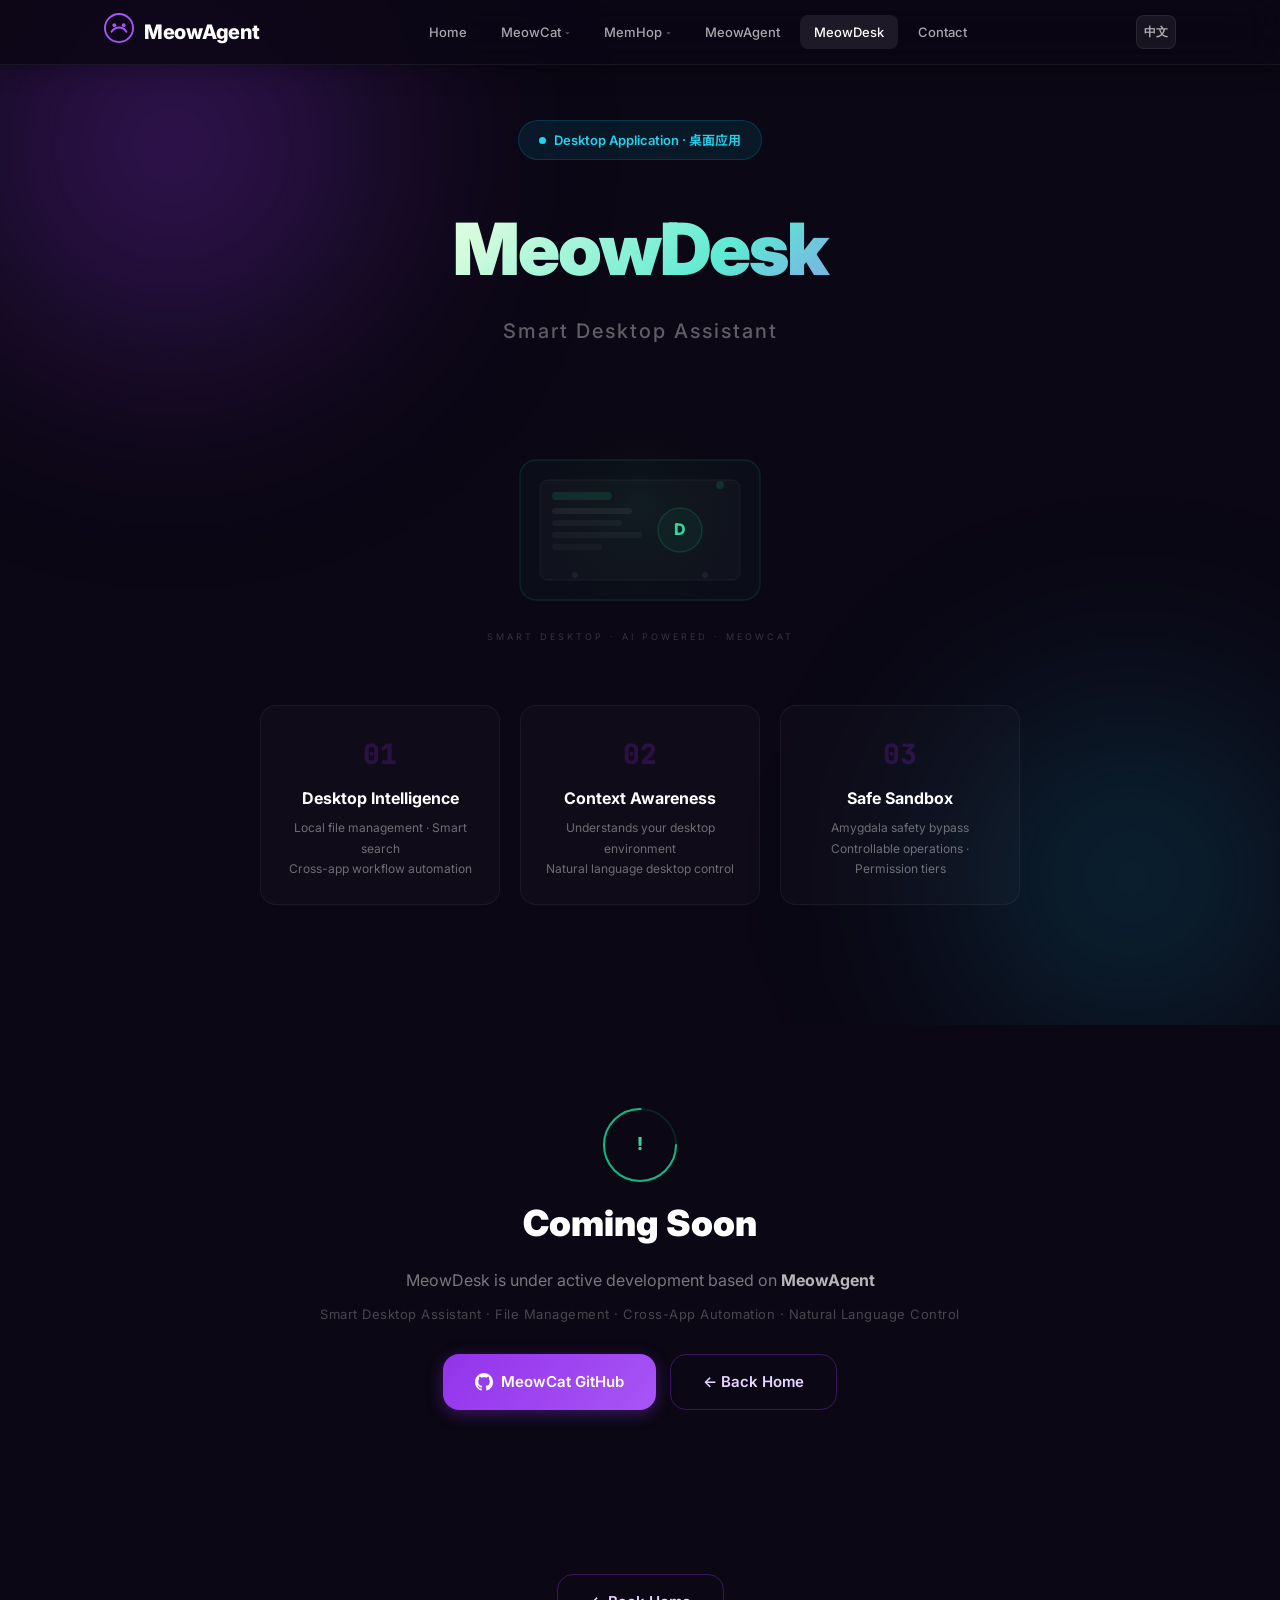
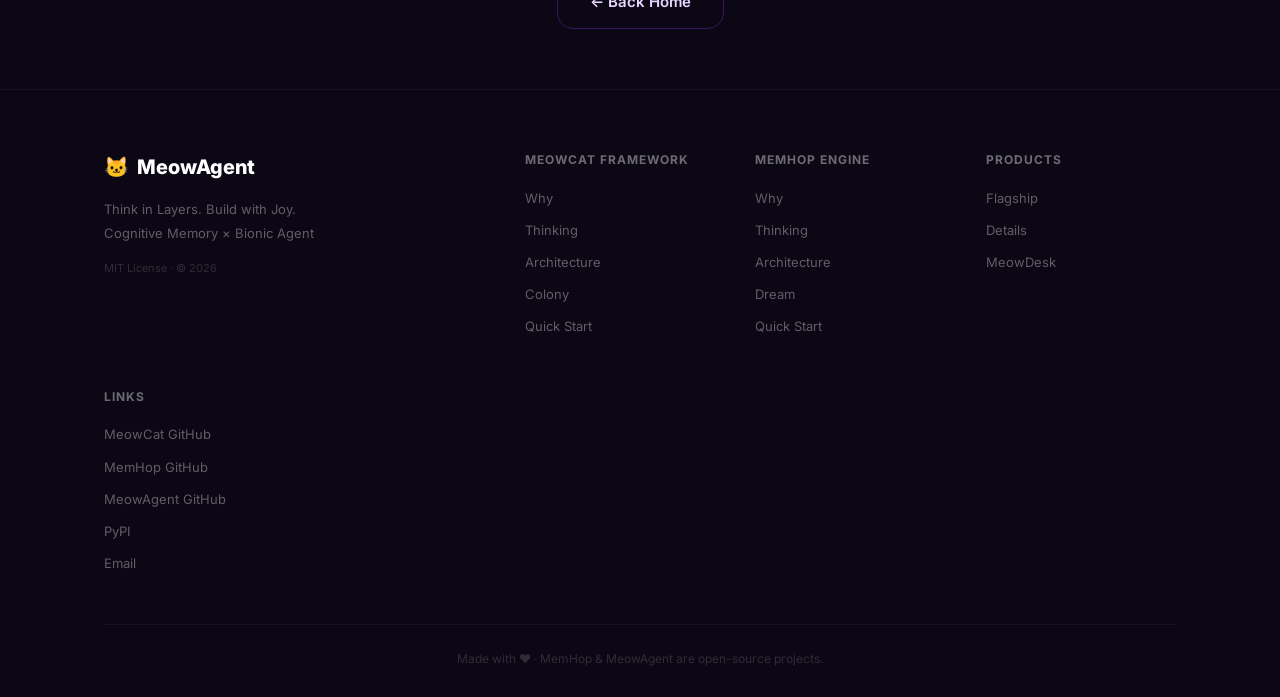
<file: meowdesk.html>
<!DOCTYPE html>
<html lang="zh-CN" data-i18n-page-title="desk-page-title">
<head>
    <meta charset="UTF-8">
    <meta name="viewport" content="width=device-width, initial-scale=1.0">
    <title>MeowDesk — 智能桌面助手</title>
    <meta name="description" content="MeowDesk — 基于 MeowCat 的智能桌面助手，敬请期待。" data-i18n-key="desk-page-desc">
    <link rel="stylesheet" href="css/style.css">
    <link href="https://fonts.googleapis.com/css2?family=Inter:wght@400;500;600;700;800;900&family=JetBrains+Mono:wght@400;500;600&family=Noto+Sans+SC:wght@400;500;700;900&display=swap" rel="stylesheet">
</head>
<body>
    <nav class="navbar scrolled" id="navbar">
        <div class="nav-container">
            <a href="index.html" class="logo">
                <span class="logo-icon-svg">
                    <svg width="30" height="30" viewBox="0 0 32 32" fill="none">
                        <circle cx="16" cy="16" r="15" stroke="url(#logoGrad)" stroke-width="2"/>
                        <path d="M8 20c4-6 12-6 16 0" stroke="url(#logoGrad)" stroke-width="2" stroke-linecap="round"/>
                        <circle cx="11" cy="13" r="2" fill="#a855f7"/><circle cx="21" cy="13" r="2" fill="#a855f7"/>
                        <defs><linearGradient id="logoGrad" x1="0" y1="0" x2="32" y2="32"><stop stop-color="#a855f7"/><stop offset="1" stop-color="#6366f1"/></linearGradient></defs>
                    </svg>
                </span>
                <span class="logo-text" data-i18n="logo">MeowAgent</span>
            </a>
            <div class="nav-links" id="navLinks">
                <a href="index.html" data-i18n="nav-home">首页</a>
                <div class="nav-dropdown">
                    <a href="framework.html" class="nav-dropdown-toggle" data-i18n="nav-meowcat">MeowCat</a>
                    <div class="nav-dropdown-menu">
                        <a href="framework.html#mc-why" data-i18n="nav-mc-why">为什么</a>
                        <a href="framework.html#mc-think" data-i18n="nav-mc-think">思考</a>
                        <a href="framework.html#mc-arch" data-i18n="nav-mc-arch">架构</a>
                        <a href="framework.html#mc-features" data-i18n="nav-mc-features">亮点</a>
                        <a href="framework.html#mc-colony" data-i18n="nav-mc-colony">Colony</a>
                        <a href="framework.html#mc-quickstart" data-i18n="nav-mc-quickstart">快速开始</a>
                    </div>
                </div>
                <div class="nav-dropdown">
                    <a href="memhop.html" class="nav-dropdown-toggle" data-i18n="nav-memhop">MemHop</a>
                    <div class="nav-dropdown-menu">
                        <a href="memhop.html#mh-why" data-i18n="nav-mh-why">为什么</a>
                        <a href="memhop.html#mh-think" data-i18n="nav-mh-think">思考</a>
                        <a href="memhop.html#mh-arch" data-i18n="nav-mh-arch">架构</a>
                        <a href="memhop.html#mh-features" data-i18n="nav-mh-features">亮点</a>
                        <a href="memhop.html#mh-dream" data-i18n="nav-mh-dream">Dream</a>
                        <a href="memhop.html#mh-quickstart" data-i18n="nav-mh-quickstart">快速开始</a>
                    </div>
                </div>
                <a href="agent.html" data-i18n="nav-agent">MeowAgent</a>
                <a href="meowdesk.html" class="active" data-i18n="nav-meowdesk">MeowDesk</a>
                <a href="index.html#contact" data-i18n="nav-contact">联系我们</a>
            </div>
            <div class="nav-actions">
                <button class="lang-toggle" id="langToggle" title="Switch Language">
                    <span class="lang-label">EN</span>
                </button>
            </div>
            <button class="mobile-menu-btn" id="mobileMenuBtn" aria-label="菜单">
                <span></span><span></span><span></span>
            </button>
        </div>
    </nav>

    <!-- ===== MeowDesk 主视觉 ===== -->
    <section class="agent-hero-page">
        <div class="agent-hero-bg">
            <div class="gradient-orb orb-1"></div>
            <div class="gradient-orb orb-2"></div>
            <canvas id="agentParticles"></canvas>
        </div>
        <div class="container">
            <div class="agent-hero-content">
                <div class="agent-hero-badge">
                    <span class="badge-dot pulse-cyan"></span>
                    <span data-i18n="desk-hero-badge-text">Desktop Application · 桌面应用</span>
                </div>
                <h1 class="agent-hero-title">
                    <span class="agent-title-main" style="background:linear-gradient(135deg,#fff 0%,#d4fcdc 30%,#5eead4 60%,#a855f7 100%);-webkit-background-clip:text;-webkit-text-fill-color:transparent;background-clip:text">MeowDesk</span>
                    <span class="agent-title-sub" data-i18n="desk-title-sub">智能桌面助手</span>
                </h1>

                <div class="agent-hero-illustration">
                    <svg viewBox="0 0 480 280" fill="none" xmlns="http://www.w3.org/2000/svg">
                        <defs>
                            <linearGradient id="gradDesk" x1="0" y1="0" x2="1" y2="1"><stop stop-color="#10b981"/><stop offset="1" stop-color="#6366f1"/></linearGradient>
                            <radialGradient id="glowDesk" cx="50%" cy="50%" r="50%"><stop stop-color="rgba(16,185,129,.06)"/><stop offset="100%" stop-color="transparent"/></radialGradient>
                        </defs>
                        <circle cx="240" cy="130" r="120" fill="url(#glowDesk)"/>
                        <rect x="120" y="80" width="240" height="140" rx="16" fill="rgba(16,185,129,.04)" stroke="rgba(16,185,129,.15)" stroke-width="1.5"/>
                        <rect x="140" y="100" width="200" height="100" rx="8" fill="rgba(255,255,255,.02)" stroke="rgba(255,255,255,.06)" stroke-width="1"/>
                        <rect x="152" y="112" width="60" height="8" rx="4" fill="rgba(16,185,129,.15)"/>
                        <rect x="152" y="128" width="80" height="6" rx="3" fill="rgba(255,255,255,.06)"/>
                        <rect x="152" y="140" width="70" height="6" rx="3" fill="rgba(255,255,255,.04)"/>
                        <rect x="152" y="152" width="90" height="6" rx="3" fill="rgba(255,255,255,.04)"/>
                        <rect x="152" y="164" width="50" height="6" rx="3" fill="rgba(255,255,255,.03)"/>
                        <circle cx="280" cy="150" r="22" fill="rgba(16,185,129,.06)" stroke="rgba(16,185,129,.2)" stroke-width="1.5"/>
                        <text x="280" y="155" text-anchor="middle" fill="#34d399" font-size="16" font-weight="800" font-family="Inter,sans-serif">D</text>
                        <circle cx="320" cy="105" r="4" fill="rgba(16,185,129,.18)"/>
                        <circle cx="175" cy="195" r="3" fill="rgba(255,255,255,.06)"/>
                        <circle cx="305" cy="195" r="3" fill="rgba(255,255,255,.06)"/>
                        <text x="240" y="260" text-anchor="middle" fill="rgba(255,255,255,.18)" font-size="9" letter-spacing="3" font-family="Inter,sans-serif">SMART DESKTOP · AI POWERED · MEOWCAT</text>
                    </svg>
                </div>

                <div class="agent-loops">
                    <div class="agent-loop">
                        <span class="loop-num">01</span>
                        <h4 data-i18n="desk-loop-1-title">桌面智能</h4>
                        <p data-i18n="desk-loop-1-desc">本地文件管理 · 智能搜索<br>跨应用工作流自动化</p>
                    </div>
                    <div class="agent-loop">
                        <span class="loop-num">02</span>
                        <h4 data-i18n="desk-loop-2-title">上下文感知</h4>
                        <p data-i18n="desk-loop-2-desc">理解当前桌面环境<br>自然语言操控桌面</p>
                    </div>
                    <div class="agent-loop">
                        <span class="loop-num">03</span>
                        <h4 data-i18n="desk-loop-3-title">安全沙箱</h4>
                        <p data-i18n="desk-loop-3-desc">Amygdala 安全旁路<br>操作可控 · 权限分级</p>
                    </div>
                </div>
            </div>
        </div>
    </section>

    <!-- 即将上线 -->
    <section class="agent-coming-soon" style="text-align:center;padding:80px 0">
        <div class="container container-sm">
            <div class="coming-soon-ring">
                <svg width="80" height="80" viewBox="0 0 80 80" fill="none">
                    <circle cx="40" cy="40" r="36" stroke="rgba(16,185,129,.15)" stroke-width="2"/>
                    <circle cx="40" cy="40" r="36" stroke="url(#csGradDesk)" stroke-width="2" stroke-dasharray="226" stroke-dashoffset="56" stroke-linecap="round" style="animation: csSpin 3s linear infinite; transform-origin: center"/>
                    <text x="40" y="45" text-anchor="middle" fill="#34d399" font-size="18" font-weight="800" font-family="Inter,sans-serif">!</text>
                    <defs><linearGradient id="csGradDesk" x1="0" y1="0" x2="80" y2="80"><stop stop-color="#10b981"/><stop offset="1" stop-color="#6366f1"/></linearGradient></defs>
                </svg>
            </div>
            <h2 data-i18n="desk-coming-title">即将上线，敬请期待</h2>
            <p data-i18n="desk-coming-desc">MeowDesk 正在基于 <strong>MeowAgent</strong> 积极开发中</p>
            <p class="agent-tease" data-i18n="desk-coming-tease">智能桌面助手 · 文件管理 · 跨应用自动化 · 自然语言操控</p>
            <div class="agent-actions">
                <a href="https://github.com/qyiun666/meowcat" target="_blank" class="btn btn-primary btn-lg">
                    <svg width="18" height="18" viewBox="0 0 24 24" fill="currentColor"><path d="M12 0C5.37 0 0 5.37 0 12c0 5.31 3.435 9.795 8.205 11.385.6.105.825-.255.825-.57 0-.285-.015-1.23-.015-2.235-3.015.555-3.795-.735-4.035-1.41-.135-.345-.72-1.41-1.23-1.695-.42-.225-1.02-.78-.015-.795.945-.015 1.62.87 1.845 1.23 1.08 1.815 2.805 1.305 3.495.99.105-.78.42-1.305.765-1.605-2.67-.3-5.46-1.335-5.46-5.925 0-1.305.465-2.385 1.23-3.225-.12-.3-.54-1.53.12-3.18 0 0 1.005-.315 3.3 1.23.96-.27 1.98-.405 3-.405s2.04.135 3 .405c2.295-1.56 3.3-1.23 3.3-1.23.66 1.65.24 2.88.12 3.18.765.84 1.23 1.905 1.23 3.225 0 4.605-2.805 5.625-5.475 5.925.435.375.81 1.095.81 2.22 0 1.605-.015 2.895-.015 3.3 0 .315.225.69.825.57A12.02 12.02 0 0024 12c0-6.63-5.37-12-12-12z"/></svg>
                    <span data-i18n="desk-coming-gh">MeowCat GitHub</span>
                </a>
                <a href="index.html" class="btn btn-outline btn-lg" data-i18n="agent-cta-home">← 返回首页</a>
            </div>
        </div>
    </section>

    <!-- CTA -->
    <section class="content-section" style="text-align:center;padding:60px 0">
        <div class="container">
            <div class="agent-cta-row" style="justify-content:center">
                <a href="index.html" class="btn btn-outline btn-lg" data-i18n="agent-cta-home">← 返回首页</a>
            </div>
        </div>
    </section>

    <footer class="footer">
        <div class="container">
            <div class="footer-grid">
                <div class="footer-col footer-brand">
                    <div class="footer-logo"><span>🐱</span> <span data-i18n="footer-logo">MeowAgent</span></div>
                    <p class="footer-tagline" data-i18n="footer-tagline">Think in Layers. Build with Joy.<br>Bio-Neural AI Agent Framework</p>
                    <p class="footer-license">MIT License · © 2026</p>
                </div>
                <div class="footer-col">
                    <h5 data-i18n="footer-mc">MeowCat 框架</h5>
                    <a href="framework.html#mc-why" data-i18n="footer-mc-why">为什么</a>
                    <a href="framework.html#mc-think" data-i18n="nav-mc-think">思考</a>
                    <a href="framework.html#mc-arch" data-i18n="footer-mc-arch">架构</a>
                    <a href="framework.html#mc-colony" data-i18n="footer-mc-colony">Colony</a>
                    <a href="framework.html#mc-quickstart" data-i18n="footer-mc-qs">快速开始</a>
                </div>
                <div class="footer-col">
                    <h5 data-i18n="footer-memhop">MemHop 引擎</h5>
                    <a href="memhop.html#mh-why" data-i18n="footer-mh-why">为什么</a>
                    <a href="memhop.html#mh-think" data-i18n="nav-mh-think">思考</a>
                    <a href="memhop.html#mh-arch" data-i18n="footer-mh-arch">架构</a>
                    <a href="memhop.html#mh-dream" data-i18n="footer-mh-dream">Dream</a>
                    <a href="memhop.html#mh-quickstart" data-i18n="footer-mh-qs">快速开始</a>
                </div>
                <div class="footer-col">
                    <h5 data-i18n="footer-products">产品</h5>
                    <a href="agent.html" data-i18n="footer-agent-teaser">旗舰产品</a>
                    <a href="agent.html" data-i18n="footer-agent-page">产品详情</a>
                    <a href="meowdesk.html" data-i18n="footer-meowdesk">MeowDesk</a>
                </div>
                <div class="footer-col">
                    <h5 data-i18n="footer-links">链接</h5>
                    <a href="https://github.com/qyiun666/meowcat" target="_blank" data-i18n="footer-link-mc-gh">MeowCat GitHub</a>
                    <a href="https://github.com/qyiun666/MemHop" target="_blank" data-i18n="footer-link-mh-gh">MemHop GitHub</a>
                    <a href="https://github.com/Axonant/MeowAgent" target="_blank" data-i18n="footer-link-ma-gh">MeowAgent GitHub</a>
                    <a href="https://pypi.org/project/meowcat/" target="_blank" data-i18n="footer-link-pypi">PyPI</a>
                    <a href="mailto:qyiun666@163.com" data-i18n="footer-link-email">Email</a>
                </div>
            </div>
            <div class="footer-bottom">
                <p data-i18n="footer-bottom">Made with ❤️ · MeowCat & MeowAgent are open-source projects.</p>
            </div>
        </div>
    </footer>

    <script src="js/i18n.js"></script>
    <script src="js/main.js"></script>
</body>
</html>
</file>
<file: css/style.css>
/* ============================================
   MeowCat × MeowAgent — Design System v2
   Bio-Neural · Dark · Glassmorphism
   ============================================ */

/* === Reset & Variables === */
*,*::before,*::after{margin:0;padding:0;box-sizing:border-box}
:root{
  --purple-50:#faf5ff;--purple-100:#f3e8ff;--purple-200:#e9d5ff;--purple-300:#d8b4fe;
  --purple-400:#c084fc;--purple-500:#a855f7;--purple-600:#9333ea;--purple-700:#7e22ce;
  --purple-800:#6b21a8;--purple-900:#581c87;--purple-950:#3b0764;
  --cyan-400:#22d3ee;--cyan-500:#06b6d4;
  --slate-50:#f8fafc;--slate-100:#f1f5f9;--slate-200:#e2e8f0;--slate-300:#cbd5e1;
  --slate-400:#94a3b8;--slate-500:#64748b;--slate-600:#475569;--slate-700:#334155;
  --slate-800:#1e293b;--slate-900:#0f172a;--slate-950:#020617;
  --r-sm:8px;--r-md:12px;--r-lg:16px;--r-xl:20px;--r-2xl:24px;
  --shadow-sm:0 1px 3px rgba(0,0,0,.06);--shadow-md:0 4px 20px rgba(0,0,0,.08);
  --shadow-lg:0 12px 40px rgba(0,0,0,.12);
  --ease-out:cubic-bezier(.16,1,.3,1);--ease-in-out:cubic-bezier(.65,0,.35,1);
  --dur:0.3s;--dur-slow:0.5s;
}
html{scroll-behavior:smooth;-webkit-font-smoothing:antialiased}
body{
  font-family:'Inter','Noto Sans SC',-apple-system,BlinkMacSystemFont,sans-serif;
  color:var(--slate-800);background:#0b0714;line-height:1.7;overflow-x:hidden;
}
::selection{background:rgba(147,51,234,.25);color:var(--purple-200)}
a{text-decoration:none;color:inherit}ul{list-style:none}
code{font-family:'JetBrains Mono',monospace;font-size:.88em}
.container{max-width:1120px;margin:0 auto;padding:0 24px}
.container-sm{max-width:800px}
img{max-width:100%;height:auto}

/* === Buttons === */
.btn{
  display:inline-flex;align-items:center;justify-content:center;gap:8px;
  font-weight:600;border-radius:var(--r-md);transition:all var(--dur) var(--ease-out);
  cursor:pointer;border:none;white-space:nowrap;
}
.btn-sm{padding:8px 18px;font-size:13px}
.btn-lg{padding:14px 32px;font-size:15px;border-radius:var(--r-lg)}
.btn-primary{
  background:linear-gradient(135deg,var(--purple-600),var(--purple-500));
  color:#fff;box-shadow:0 4px 16px rgba(147,51,234,.35);
}
.btn-primary:hover{transform:translateY(-2px);box-shadow:0 8px 28px rgba(147,51,234,.45)}
.btn-outline{
  background:transparent;color:var(--purple-200);border:1.5px solid rgba(147,51,234,.35);
}
.btn-outline:hover{background:rgba(147,51,234,.1);border-color:var(--purple-400)}
.btn-glass{
  background:rgba(255,255,255,.06);color:#fff;
  backdrop-filter:blur(12px);-webkit-backdrop-filter:blur(12px);
  border:1px solid rgba(255,255,255,.12);
}
.btn-glass:hover{background:rgba(255,255,255,.12);border-color:rgba(255,255,255,.2)}

/* === Navbar === */
.navbar{
  position:fixed;top:0;left:0;right:0;z-index:1000;
  transition:all var(--dur) var(--ease-out);
}
.navbar.scrolled{
  background:rgba(11,7,20,.85);backdrop-filter:blur(20px);-webkit-backdrop-filter:blur(20px);
  border-bottom:1px solid rgba(255,255,255,.06);box-shadow:0 4px 24px rgba(0,0,0,.3);
}
.nav-container{
  max-width:1120px;margin:0 auto;padding:0 24px;display:flex;
  align-items:center;justify-content:space-between;height:64px;
}
.logo{display:flex;align-items:center;gap:10px;z-index:1001}
.logo-text{font-size:20px;font-weight:800;color:#fff;letter-spacing:-.3px}
.nav-links{display:flex;gap:6px}
.nav-links a{
  font-size:13px;font-weight:500;color:rgba(255,255,255,.65);
  padding:6px 14px;border-radius:var(--r-sm);
  transition:all var(--dur) var(--ease-out);
}
.nav-links a:hover,.nav-links a.active{color:#fff;background:rgba(255,255,255,.08)}

/* Nav Dropdown */
.nav-dropdown{position:relative}
.nav-dropdown-toggle{cursor:pointer;display:flex;align-items:center;gap:4px}
.nav-dropdown-toggle::after{content:'▾';font-size:10px;opacity:.5;transition:transform var(--dur) var(--ease-out)}
.nav-dropdown:hover .nav-dropdown-toggle::after{transform:rotate(180deg)}
.nav-dropdown-menu{
  position:absolute;top:100%;left:0;min-width:160px;
  padding:6px;border-radius:var(--r-md);
  background:rgba(15,10,30,.96);backdrop-filter:blur(20px);-webkit-backdrop-filter:blur(20px);
  border:1px solid rgba(255,255,255,.08);box-shadow:0 12px 40px rgba(0,0,0,.4);
  opacity:0;visibility:hidden;transform:translateY(8px);
  transition:all var(--dur) var(--ease-out);
  display:flex;flex-direction:column;gap:2px;
}
.nav-dropdown:hover .nav-dropdown-menu{opacity:1;visibility:visible;transform:translateY(0)}
.nav-dropdown-menu a{
  font-size:13px;font-weight:500;color:rgba(255,255,255,.55);
  padding:8px 14px;border-radius:var(--r-sm);white-space:nowrap;
  transition:all var(--dur) var(--ease-out);
}
.nav-dropdown-menu a:hover{color:#fff;background:rgba(255,255,255,.08)}
.nav-actions{display:flex;align-items:center;gap:10px}
.nav-icon{
  display:flex;align-items:center;justify-content:center;width:36px;height:36px;
  border-radius:var(--r-sm);color:rgba(255,255,255,.55);
  transition:all var(--dur) var(--ease-out);
}
.nav-icon:hover{color:#fff;background:rgba(255,255,255,.08)}
.mobile-menu-btn{
  display:none;flex-direction:column;gap:5px;background:none;border:none;
  cursor:pointer;padding:4px;z-index:1001;
}
.mobile-menu-btn span{
  display:block;width:22px;height:2px;background:rgba(255,255,255,.7);
  border-radius:2px;transition:all var(--dur) var(--ease-out);
}

/* === Section Common === */
.section-header{text-align:center;margin-bottom:56px}
.section-tag{
  display:inline-block;font-size:12px;font-weight:700;text-transform:uppercase;
  letter-spacing:2px;color:var(--purple-400);margin-bottom:16px;
  padding:4px 14px;border-radius:20px;
  background:rgba(147,51,234,.1);border:1px solid rgba(147,51,234,.15);
}
.section-tag-cyan{color:var(--cyan-400);background:rgba(6,182,212,.1);border-color:rgba(6,182,212,.15)}
.section-title{font-size:32px;font-weight:900;color:#fff;margin-bottom:12px;letter-spacing:-.5px}
.section-desc{font-size:16px;color:rgba(255,255,255,.5);max-width:520px;margin:0 auto}
.section-intro{font-size:15px;color:rgba(255,255,255,.5);margin-bottom:32px;line-height:1.8}

/* === Hero === */
.hero{
  position:relative;min-height:100vh;display:flex;flex-direction:column;
  align-items:center;justify-content:center;padding:100px 24px 60px;
  overflow:hidden;background:var(--slate-950);
}
.hero-bg{position:absolute;inset:0;overflow:hidden;pointer-events:none}
#particlesCanvas{position:absolute;inset:0;width:100%;height:100%}
.gradient-orb{
  position:absolute;border-radius:50%;filter:blur(100px);
  animation:orbFloat 14s var(--ease-in-out) infinite;
}
.orb-1{width:600px;height:600px;background:radial-gradient(circle,rgba(147,51,234,.4),transparent 70%);top:-15%;left:-10%}
.orb-2{width:500px;height:500px;background:radial-gradient(circle,rgba(6,182,212,.25),transparent 70%);bottom:-10%;right:-8%;animation-delay:-5s}
.orb-3{width:350px;height:350px;background:radial-gradient(circle,rgba(139,92,246,.3),transparent 70%);top:35%;right:15%;animation-delay:-9s}
.hero-grid-lines{
  position:absolute;inset:0;
  background-image:linear-gradient(rgba(255,255,255,.02) 1px,transparent 1px),linear-gradient(90deg,rgba(255,255,255,.02) 1px,transparent 1px);
  background-size:60px 60px;
  mask-image:radial-gradient(ellipse at center,black 30%,transparent 70%);
  -webkit-mask-image:radial-gradient(ellipse at center,black 30%,transparent 70%);
}
@keyframes orbFloat{
  0%,100%{transform:translate(0,0) scale(1)}
  33%{transform:translate(40px,-30px) scale(1.08)}
  66%{transform:translate(-30px,20px) scale(.94)}
}
.hero-content{position:relative;z-index:2;text-align:center;max-width:800px}
.hero-badge{
  display:inline-flex;align-items:center;gap:8px;
  background:rgba(147,51,234,.12);color:var(--purple-300);
  padding:8px 20px;border-radius:24px;font-size:13px;font-weight:600;
  border:1px solid rgba(147,51,234,.2);margin-bottom:32px;
  backdrop-filter:blur(8px);-webkit-backdrop-filter:blur(8px);
}
.badge-dot{width:7px;height:7px;border-radius:50%;background:var(--purple-400);animation:pulse 2s ease-in-out infinite}
@keyframes pulse{
  0%,100%{opacity:1;box-shadow:0 0 0 0 rgba(147,51,234,.4)}
  50%{opacity:.6;box-shadow:0 0 0 8px rgba(147,51,234,0)}
}
.hero-title{display:flex;flex-direction:row;flex-wrap:nowrap;align-items:center;justify-content:center;gap:12px;margin-bottom:20px}
.title-block{display:flex;align-items:center;gap:12px}
.title-emoji{font-size:clamp(36px,6vw,52px)}
.title-gradient{
  font-size:clamp(42px,7vw,68px);font-weight:900;letter-spacing:-2px;
  background:linear-gradient(135deg,#fff 0%,#e9d5ff 30%,#c084fc 60%,#a855f7 100%);
  -webkit-background-clip:text;-webkit-text-fill-color:transparent;background-clip:text;
}
.title-subline{font-size:clamp(18px,3vw,26px);font-weight:600;color:rgba(255,255,255,.4);letter-spacing:-.5px}
.title-plus{font-size:clamp(24px,4vw,38px);font-weight:200;color:rgba(255,255,255,.25);flex-shrink:0}
.title-gradient-2{background:linear-gradient(135deg,#fff 0%,#cffafe 30%,#67e8f9 60%,#22d3ee 100%);-webkit-background-clip:text;-webkit-text-fill-color:transparent;background-clip:text}
.title-gradient-3{background:linear-gradient(135deg,#fff 0%,#d1fae5 30%,#6ee7b7 60%,#34d399 100%);-webkit-background-clip:text;-webkit-text-fill-color:transparent;background-clip:text}
.title-gradient-4{background:linear-gradient(135deg,#fff 0%,#fed7aa 30%,#fb923c 60%,#f97316 100%);-webkit-background-clip:text;-webkit-text-fill-color:transparent;background-clip:text}
.hero-badge-sep{color:rgba(255,255,255,.15);font-weight:300}
.hero-tagline{font-size:18px;font-weight:500;color:rgba(255,255,255,.55);letter-spacing:1px;margin-bottom:16px;min-height:28px}
.hero-desc{font-size:16px;line-height:1.9;color:rgba(255,255,255,.6);margin-bottom:36px}
.hero-desc strong{color:#fff;font-weight:700}
.hero-actions{display:flex;gap:14px;justify-content:center;flex-wrap:wrap;margin-bottom:40px}
.hero-stats{
  display:flex;justify-content:center;align-items:center;gap:0;
  padding:14px 28px;border-radius:var(--r-xl);
  background:rgba(255,255,255,.04);border:1px solid rgba(255,255,255,.06);
  backdrop-filter:blur(8px);-webkit-backdrop-filter:blur(8px);margin-bottom:20px;
}
.stat-item{text-align:center;padding:0 24px}
.stat-value{display:block;font-size:24px;font-weight:800;color:#fff;font-family:'JetBrains Mono',monospace}
.stat-label{font-size:11px;color:rgba(255,255,255,.35);margin-top:4px;letter-spacing:.5px}
.stat-divider{width:1px;height:32px;background:rgba(255,255,255,.08)}
.hero-pypi{
  display:inline-flex;align-items:center;gap:12px;
  padding:8px 20px;border-radius:var(--r-md);
  background:rgba(0,0,0,.3);border:1px solid rgba(255,255,255,.06);
}
.hero-pypi code{font-size:14px;color:var(--purple-300)}
.pypi-badge{
  font-size:11px;font-weight:700;padding:2px 8px;border-radius:4px;
  background:rgba(6,182,212,.15);color:var(--cyan-400);
}
.pypi-ver{font-size:11px;color:rgba(255,255,255,.3)}
.hero-scroll-indicator{
  position:absolute;bottom:32px;left:50%;transform:translateX(-50%);
  display:flex;flex-direction:column;align-items:center;gap:6px;
  color:rgba(255,255,255,.3);font-size:12px;animation:bounceDown 2s ease-in-out infinite;
}
@keyframes bounceDown{
  0%,100%{transform:translateX(-50%) translateY(0)}
  50%{transform:translateX(-50%) translateY(8px)}
}

/* === Why Section === */
.why-section{padding:100px 0;background:linear-gradient(180deg,var(--slate-950) 0%,#0f0b1e 50%,#0b0714 100%)}
.compare-philosophy{display:flex;gap:0;align-items:stretch}
.philosophy-col{flex:1;padding:0 16px}
.philosophy-label{font-size:13px;font-weight:700;margin-bottom:16px;padding:6px 14px;border-radius:6px;display:inline-block}
.philosophy-label.bad{background:rgba(239,68,68,.1);color:rgba(239,68,68,.7);border:1px solid rgba(239,68,68,.15)}
.philosophy-label.good{background:rgba(16,185,129,.1);color:rgba(16,185,129,.7);border:1px solid rgba(16,185,129,.15)}
.philosophy-card{
  padding:28px 24px;border-radius:var(--r-lg);
  background:rgba(255,255,255,.02);border:1px solid rgba(255,255,255,.06);
}
.philosophy-card-good{border-color:rgba(147,51,234,.15);background:rgba(147,51,234,.03)}
.philosophy-card p{font-size:13px;color:rgba(255,255,255,.55);margin-bottom:12px}
.philosophy-card p strong{color:rgba(255,255,255,.7)}
.philosophy-card ul{display:flex;flex-direction:column;gap:6px}
.philosophy-card li{font-size:13px;color:rgba(255,255,255,.4);padding-left:16px;position:relative}
.philosophy-card li::before{content:'•';position:absolute;left:0;color:rgba(255,255,255,.2)}
.philosophy-vs{
  display:flex;align-items:center;justify-content:center;flex-shrink:0;width:60px;
}
.philosophy-vs span{
  font-size:14px;font-weight:800;color:rgba(255,255,255,.2);padding:8px 14px;
  border:1px solid rgba(255,255,255,.08);border-radius:50%;
}

/* === MC Subsection === */
.mc-section{padding:100px 0;background:linear-gradient(180deg,#0b0714 0%,#0f0b1e 40%,#0b0714 100%)}
.mc-subsection{padding:60px 0;border-bottom:1px solid rgba(255,255,255,.04)}
.mc-subsection:last-child{border-bottom:none}
.mc-subtitle{font-size:24px;font-weight:800;color:#fff;margin-bottom:8px;text-align:center}
.mc-subdesc{font-size:14px;color:rgba(255,255,255,.45);text-align:center;max-width:560px;margin:0 auto 32px;line-height:1.7}
.mc-cta-row{display:flex;gap:14px;justify-content:center;flex-wrap:wrap;margin-top:48px}

/* Feature Cards Sm (MC Features) */
.feature-cards-sm{display:grid;grid-template-columns:repeat(2,1fr);gap:16px}
.fcs{
  padding:24px 20px;border-radius:var(--r-lg);
  background:rgba(255,255,255,.02);border:1px solid rgba(255,255,255,.05);
  transition:all var(--dur) var(--ease-out);
}
.fcs:hover{border-color:rgba(147,51,234,.12);transform:translateY(-2px)}
.fcs h4{font-size:16px;font-weight:700;color:#fff;margin-bottom:8px}
.fcs p{font-size:13px;color:rgba(255,255,255,.45);line-height:1.6}

/* === Think Grid (Design Philosophy) === */
.think-grid{display:grid;grid-template-columns:repeat(2,1fr);gap:20px;margin-top:16px}
.think-card{
  padding:28px 24px;border-radius:var(--r-lg);
  background:rgba(255,255,255,.02);border:1px solid rgba(255,255,255,.05);
  transition:all var(--dur) var(--ease-out);
}
.think-card:hover{transform:translateY(-3px);border-color:rgba(147,51,234,.15);box-shadow:0 8px 32px rgba(147,51,234,.06)}
.think-icon{font-size:28px;margin-bottom:14px}
.think-card h4{font-size:16px;font-weight:700;color:#fff;margin-bottom:8px}
.think-card p{font-size:13px;color:rgba(255,255,255,.45);line-height:1.7}

/* === Bio Architecture === */
.bio-section{padding:100px 0}
.bio-arch{text-align:center}
.arch-diagram{margin-bottom:32px}
.arch-cat{
  display:inline-flex;flex-direction:column;gap:8px;padding:24px;
  background:rgba(255,255,255,.02);border:1px solid rgba(255,255,255,.06);
  border-radius:var(--r-xl);
}
.arch-layer{display:flex;align-items:center;gap:16px;padding:14px 20px;border-radius:var(--r-md)}
.arch-layer-label{font-size:13px;font-weight:700;white-space:nowrap;min-width:130px;text-align:right}
.arch-organs{display:flex;flex-wrap:wrap;gap:6px}
.arch-organs span{
  font-size:12px;padding:5px 12px;border-radius:6px;
  background:rgba(255,255,255,.04);color:rgba(255,255,255,.55);
  border:1px solid rgba(255,255,255,.05);
}
.arch-brain{background:rgba(147,51,234,.04);border:1px solid rgba(147,51,234,.08)}
.arch-brain .arch-layer-label{color:var(--purple-300)}
.arch-sense{background:rgba(59,130,246,.04);border:1px solid rgba(59,130,246,.08)}
.arch-sense .arch-layer-label{color:rgba(96,165,250,.7)}
.arch-voice{background:rgba(16,185,129,.04);border:1px solid rgba(16,185,129,.08)}
.arch-voice .arch-layer-label{color:rgba(52,211,153,.7)}
.arch-storage{background:rgba(245,158,11,.04);border:1px solid rgba(245,158,11,.08)}
.arch-storage .arch-layer-label{color:rgba(251,191,36,.7)}
.arch-growth{background:rgba(6,182,212,.04);border:1px solid rgba(6,182,212,.08)}
.arch-growth .arch-layer-label{color:var(--cyan-400)}
.arch-desc p{font-size:15px;color:rgba(255,255,255,.45);max-width:640px;margin:0 auto;line-height:1.8}
.arch-desc strong{color:rgba(255,255,255,.7)}

/* === Highlights === */
.highlights{padding:100px 0}
.highlight-grid{display:grid;grid-template-columns:repeat(3,1fr);gap:20px}
.highlight-card{
  padding:32px 28px;border-radius:var(--r-lg);
  background:rgba(255,255,255,.02);border:1px solid rgba(255,255,255,.05);
  transition:all var(--dur) var(--ease-out);
}
.highlight-card:hover{
  transform:translateY(-4px);border-color:rgba(147,51,234,.15);
  box-shadow:0 8px 32px rgba(147,51,234,.06);
}
.highlight-icon-wrap{
  width:48px;height:48px;border-radius:var(--r-md);display:flex;
  align-items:center;justify-content:center;
  background:rgba(147,51,234,.08);margin-bottom:18px;
}
.highlight-icon{font-size:24px}
.highlight-card h3{font-size:17px;font-weight:700;color:#fff;margin-bottom:8px}
.highlight-card p{font-size:13px;color:rgba(255,255,255,.45);line-height:1.6}

/* === Quick Start === */
.quick-start{padding:100px 0;background:rgba(255,255,255,.01)}
.install-steps{display:flex;gap:28px;margin-bottom:48px}
.install-step{flex:1;display:flex;gap:18px}
.step-number{
  flex-shrink:0;width:44px;height:44px;border-radius:var(--r-md);
  background:linear-gradient(135deg,var(--purple-600),var(--purple-500));
  color:#fff;font-weight:800;font-size:18px;font-family:'JetBrains Mono',monospace;
  display:flex;align-items:center;justify-content:center;
}
.step-content{flex:1;min-width:0}
.step-content h4{font-size:17px;font-weight:700;color:#fff;margin-bottom:4px}
.step-desc{font-size:13px;color:rgba(255,255,255,.4);margin-bottom:12px}
.step-note-sm{font-size:12px;color:rgba(255,255,255,.25);margin-top:6px}
.step-note-sm code{color:rgba(255,255,255,.4)}
.code-block{
  background:rgba(0,0,0,.4);border-radius:var(--r-md);overflow:hidden;
  border:1px solid rgba(255,255,255,.06);margin-bottom:10px;
}
.code-header{
  display:flex;align-items:center;gap:8px;padding:10px 14px;
  background:rgba(255,255,255,.03);border-bottom:1px solid rgba(255,255,255,.04);
}
.code-dot{width:10px;height:10px;border-radius:50%}
.code-dot.red{background:#ff5f57}.code-dot.yellow{background:#febc2e}.code-dot.green{background:#28c840}
.code-label{font-size:11px;color:rgba(255,255,255,.3);margin-left:auto;margin-right:8px}
.copy-btn{
  background:rgba(255,255,255,.05);color:rgba(255,255,255,.35);border:none;
  padding:4px 10px;border-radius:4px;font-size:11px;cursor:pointer;
  transition:all var(--dur) var(--ease-out);
}
.copy-btn:hover{background:rgba(255,255,255,.1);color:#fff}
.copy-btn.copied{background:rgba(16,185,129,.15);color:#34d399}
.code-block pre{padding:14px 16px;overflow-x:auto}
.code-block code{font-size:13px;color:rgba(255,255,255,.7);line-height:1.7;white-space:pre-wrap;word-break:break-all}

/* === Quick Links === */
.quick-links{display:flex;gap:16px;justify-content:center;flex-wrap:wrap}
.quick-link-card{
  display:flex;flex-direction:column;align-items:center;gap:8px;text-align:center;
  padding:24px 28px;border-radius:var(--r-lg);min-width:180px;flex:1;max-width:220px;
  background:rgba(255,255,255,.02);border:1px solid rgba(255,255,255,.06);
  transition:all var(--dur) var(--ease-out);
}
.quick-link-card:hover{background:rgba(255,255,255,.04);border-color:rgba(147,51,234,.15);transform:translateY(-2px)}
.ql-icon{font-size:28px}
.ql-title{font-size:15px;font-weight:700;color:#fff}
.ql-desc{font-size:12px;color:rgba(255,255,255,.35)}

/* === Agent Teaser (index) === */
.agent-teaser{padding:100px 0;background:rgba(255,255,255,.01)}
.coming-soon-badge{
  font-size:13px;font-weight:600;padding:3px 12px;border-radius:20px;
  background:rgba(6,182,212,.1);color:var(--cyan-400);
  border:1px solid rgba(6,182,212,.15);vertical-align:middle;margin-left:10px;
}
.agent-teaser-grid{display:flex;gap:48px;align-items:center}
.agent-teaser-visual{flex-shrink:0;width:320px}
.agent-illustration{text-align:center}
.agent-illustration svg{width:100%;max-width:320px;height:auto}
.agent-teaser-info{flex:1}
.agent-teaser-info h3{font-size:24px;font-weight:800;color:#fff;margin-bottom:8px}
.agent-subtitle{font-size:16px;color:rgba(255,255,255,.45);margin-bottom:24px;font-style:italic}
.agent-feature-list{display:flex;flex-direction:column;gap:16px;margin-bottom:24px}
.agent-feature-item{display:flex;gap:14px;align-items:flex-start}
.afi-icon{font-size:22px;flex-shrink:0;width:36px;text-align:center}
.agent-feature-item strong{display:block;font-size:14px;color:#fff;margin-bottom:2px}
.agent-feature-item span{display:block;font-size:12px;color:rgba(255,255,255,.4);line-height:1.5}
.agent-status{display:flex;align-items:center;gap:14px;padding:16px 20px;border-radius:var(--r-md);background:rgba(6,182,212,.05);border:1px solid rgba(6,182,212,.1)}
.status-ring{
  width:12px;height:12px;border-radius:50%;border:2px solid var(--cyan-400);
  animation:pulse-cyan 2s ease-in-out infinite;
}
@keyframes pulse-cyan{
  0%,100%{box-shadow:0 0 0 0 rgba(6,182,212,.3)}
  50%{box-shadow:0 0 0 8px rgba(6,182,212,0)}
}
.status-text{display:block;font-size:14px;font-weight:600;color:var(--cyan-400)}
.status-sub{display:block;font-size:12px;color:rgba(255,255,255,.3)}

/* Agent CTA & Lang Toggle */
.agent-cta-row{display:flex;gap:14px;justify-content:flex-start;flex-wrap:wrap;margin-top:24px}
.lang-toggle{
  display:flex;align-items:center;justify-content:center;
  width:40px;height:34px;border-radius:var(--r-sm);
  background:rgba(255,255,255,.06);border:1px solid rgba(255,255,255,.08);
  color:rgba(255,255,255,.65);font-size:12px;font-weight:700;
  cursor:pointer;transition:all var(--dur) var(--ease-out);
}
.lang-toggle:hover{background:rgba(255,255,255,.12);color:#fff;border-color:rgba(255,255,255,.15)}

/* === Colony Section === */
.colony-section{padding:100px 0}
.colony-visual{display:flex;gap:28px;align-items:flex-start}
.colony-board{
  flex:1;padding:28px 24px;border-radius:var(--r-xl);
  background:rgba(255,255,255,.02);border:1px solid rgba(255,255,255,.06);
}
.colony-board-header{font-size:16px;font-weight:700;color:#fff;margin-bottom:20px}
.colony-board-items{display:flex;flex-direction:column;gap:10px}
.cbi{font-size:13px;color:rgba(255,255,255,.5);padding:8px 12px;border-radius:var(--r-sm);background:rgba(255,255,255,.03);border:1px solid rgba(255,255,255,.04)}
.cbi-icon{margin-right:8px}
.colony-rooms{flex:1.2;display:flex;flex-direction:column;gap:12px}
.colony-room{
  padding:20px 24px;border-radius:var(--r-lg);
  background:rgba(255,255,255,.02);border:1px solid rgba(147,51,234,.08);
  transition:all var(--dur) var(--ease-out);
}
.colony-room:hover{border-color:rgba(147,51,234,.15)}
.room-header{font-size:14px;font-weight:700;color:#fff;margin-bottom:10px}
.room-items{display:flex;gap:8px;flex-wrap:wrap}
.room-items span{
  font-size:12px;padding:4px 10px;border-radius:4px;
  background:rgba(147,51,234,.06);color:rgba(192,132,252,.6);
  border:1px solid rgba(147,51,234,.08);
}

/* === CTA === */
.cta-section{padding:80px 0 100px}
.cta-card{
  position:relative;text-align:center;padding:64px 40px;
  border-radius:var(--r-2xl);overflow:hidden;
  background:linear-gradient(135deg,rgba(147,51,234,.08),rgba(6,182,212,.05));
  border:1px solid rgba(147,51,234,.12);
}
.cta-glow{
  position:absolute;width:400px;height:400px;border-radius:50%;
  background:radial-gradient(circle,rgba(147,51,234,.15),transparent 70%);
  top:-50%;left:50%;transform:translateX(-50%);pointer-events:none;
}
.cta-card h2{font-size:28px;font-weight:800;color:#fff;margin-bottom:12px;position:relative}
.cta-card p{font-size:16px;color:rgba(255,255,255,.5);margin-bottom:32px;position:relative}
.cta-actions{display:flex;gap:14px;justify-content:center;flex-wrap:wrap;position:relative}

/* === Contact Section === */
.contact-section{padding:100px 0;background:linear-gradient(180deg,#0b0714 0%,#0a0618 100%)}
.contact-grid{display:grid;grid-template-columns:repeat(4,1fr);gap:20px;margin-top:40px}
.contact-card{
  display:flex;flex-direction:column;align-items:center;text-align:center;gap:10px;
  padding:32px 20px;border-radius:var(--r-lg);
  background:rgba(255,255,255,.02);border:1px solid rgba(255,255,255,.05);
  transition:all var(--dur) var(--ease-out);
}
a.contact-card:hover{transform:translateY(-3px);border-color:rgba(147,51,234,.15);box-shadow:0 8px 32px rgba(147,51,234,.06)}
.cc-icon{font-size:28px}
.contact-card h4{font-size:15px;font-weight:700;color:#fff}
.contact-card p{font-size:13px;color:rgba(255,255,255,.4)}
.wechat-qr{margin-top:4px;border-radius:var(--r-md);overflow:hidden;border:1px solid rgba(255,255,255,.08);background:#fff;padding:6px}
.wechat-qr img{display:block;border-radius:4px}

/* === Footer === */
.footer{padding:60px 0 28px;border-top:1px solid rgba(255,255,255,.05)}
.footer-grid{display:grid;grid-template-columns:2fr 1fr 1fr 1fr;gap:40px;margin-bottom:40px}
.footer-logo{font-size:20px;font-weight:800;color:#fff;display:flex;align-items:center;gap:8px}
.footer-tagline{font-size:13px;color:rgba(255,255,255,.35);line-height:1.8;margin:14px 0;max-width:240px}
.footer-license{font-size:11px;color:rgba(255,255,255,.15)}
.footer-col h5{font-size:12px;font-weight:700;color:rgba(255,255,255,.4);text-transform:uppercase;letter-spacing:1px;margin-bottom:16px}
.footer-col a{display:block;font-size:13px;color:rgba(255,255,255,.35);margin-bottom:10px;transition:color var(--dur) var(--ease-out)}
.footer-col a:hover{color:var(--purple-300)}
.footer-bottom{padding-top:24px;border-top:1px solid rgba(255,255,255,.05);text-align:center;font-size:12px;color:rgba(255,255,255,.15)}

/* =============================================
   FRAMEWORK.HTML STYLES
   ============================================= */

/* Page Hero */
.page-hero{padding:140px 0 60px;text-align:center}
.page-title{font-size:clamp(32px,5vw,48px);font-weight:900;color:#fff;margin-bottom:16px;letter-spacing:-1px}
.page-subtitle{font-size:16px;color:rgba(255,255,255,.5);max-width:560px;margin:0 auto 20px;line-height:1.8}
.page-meta{display:flex;gap:10px;justify-content:center;flex-wrap:wrap}
.meta-badge{font-size:12px;font-weight:600;padding:5px 14px;border-radius:20px;background:rgba(255,255,255,.04);color:rgba(255,255,255,.4);border:1px solid rgba(255,255,255,.06)}

/* Content Sections */
.content-section{padding:80px 0}
.content-section h2{font-size:28px;font-weight:800;color:#fff;margin-bottom:16px;text-align:center}
.content-alt{background:rgba(255,255,255,.01)}

.quote-box{padding:32px;border-radius:var(--r-lg);background:rgba(147,51,234,.04);border:1px solid rgba(147,51,234,.1);text-align:center}
.quote-box p{font-size:16px;color:rgba(255,255,255,.6);line-height:1.9}
.quote-box strong{color:rgba(255,255,255,.85)}
.quote-sub{font-size:13px!important;color:rgba(255,255,255,.3)!important;margin-top:12px!important}

/* Organ Grid */
.organ-grid{display:grid;grid-template-columns:repeat(3,1fr);gap:20px;margin-top:40px}
.organ-category:nth-child(4),.organ-category:nth-child(5){grid-column:span 1}
.organ-category:nth-child(1){grid-column:span 2}
.organ-category{padding:24px 20px;border-radius:var(--r-lg);background:rgba(255,255,255,.02);border:1px solid rgba(255,255,255,.05)}
.organ-category h4{font-size:15px;font-weight:700;color:#fff;margin-bottom:14px}
.organ-list{display:flex;flex-direction:column;gap:8px}
.organ-item{display:flex;justify-content:space-between;align-items:baseline;padding:6px 10px;border-radius:var(--r-sm);background:rgba(255,255,255,.015)}
.organ-item strong{font-size:13px;color:rgba(255,255,255,.7);font-weight:600}
.organ-item span{font-size:11px;color:rgba(255,255,255,.3)}

/* Plug Styles */
.plug-styles{display:grid;grid-template-columns:repeat(4,1fr);gap:14px;margin-top:28px}
.plug-style{padding:20px 16px;border-radius:var(--r-md);background:rgba(255,255,255,.02);border:1px solid rgba(255,255,255,.05);text-align:center}
.ps-badge{display:inline-block;font-size:11px;font-weight:700;padding:3px 10px;border-radius:4px;background:rgba(147,51,234,.1);color:var(--purple-300);margin-bottom:10px}
.plug-style p{font-size:12px;color:rgba(255,255,255,.4);line-height:1.6}

/* Signal Layers */
.signal-layers{display:flex;flex-direction:column;gap:16px;margin-top:28px}
.signal-layer{display:flex;gap:18px;padding:20px;border-radius:var(--r-md);background:rgba(255,255,255,.02);border:1px solid rgba(255,255,255,.05)}
.sl-num{flex-shrink:0;width:40px;height:40px;border-radius:var(--r-sm);background:rgba(147,51,234,.1);color:var(--purple-300);font-weight:800;font-size:16px;display:flex;align-items:center;justify-content:center;font-family:'JetBrains Mono',monospace}
.sl-body h4{font-size:16px;font-weight:700;color:#fff;margin-bottom:4px}
.sl-body p{font-size:13px;color:rgba(255,255,255,.45);line-height:1.6}

/* Defense Grid */
.defense-grid{display:grid;grid-template-columns:repeat(2,1fr);gap:16px;margin-top:28px}
.defense-card{padding:24px 20px;border-radius:var(--r-lg);background:rgba(255,255,255,.02);border:1px solid rgba(255,255,255,.05)}
.defense-card h4{font-size:15px;font-weight:700;color:#fff;margin-bottom:8px}
.defense-card p{font-size:13px;color:rgba(255,255,255,.45);line-height:1.6}

/* Metaphor Grid */
.metaphor-grid{display:grid;grid-template-columns:repeat(2,1fr);gap:20px;margin-top:28px}
.metaphor-card{padding:28px 24px;border-radius:var(--r-lg);background:rgba(255,255,255,.02);border:1px solid rgba(255,255,255,.05)}
.metaphor-card h4{font-size:17px;font-weight:700;color:#fff;margin-bottom:14px}
.metaphor-card li{font-size:13px;color:rgba(255,255,255,.45);line-height:1.8;padding-left:16px;position:relative}
.metaphor-card li::before{content:'•';position:absolute;left:0;color:var(--purple-400)}
.metaphor-card li strong{color:rgba(255,255,255,.65)}

/* =============================================
   AGENT.HTML STYLES
   ============================================= */

.agent-hero-page{position:relative;min-height:100vh;display:flex;align-items:center;padding:120px 0 80px;overflow:hidden}
.agent-hero-bg{position:absolute;inset:0;pointer-events:none}
#agentParticles{position:absolute;inset:0;width:100%;height:100%}
.agent-hero-content{position:relative;z-index:2;text-align:center}

.agent-hero-badge{
  display:inline-flex;align-items:center;gap:8px;
  background:rgba(6,182,212,.1);color:var(--cyan-400);
  padding:8px 20px;border-radius:24px;font-size:13px;font-weight:600;
  border:1px solid rgba(6,182,212,.2);margin-bottom:28px;
  backdrop-filter:blur(8px);-webkit-backdrop-filter:blur(8px);
}
.pulse-cyan{background:var(--cyan-400)!important;animation:pulse-cyan-dot 2s ease-in-out infinite}
@keyframes pulse-cyan-dot{0%,100%{opacity:1;box-shadow:0 0 0 0 rgba(6,182,212,.4)}50%{opacity:.6;box-shadow:0 0 0 8px rgba(6,182,212,0)}}

.agent-hero-title{margin-bottom:32px}
.agent-title-main{
  display:block;font-size:clamp(42px,8vw,72px);font-weight:900;letter-spacing:-2px;
  background:linear-gradient(135deg,#fff 0%,#cffafe 30%,#67e8f9 60%,#a855f7 100%);
  -webkit-background-clip:text;-webkit-text-fill-color:transparent;background-clip:text;
}
.agent-title-sub{display:block;font-size:20px;font-weight:500;color:rgba(255,255,255,.35);margin-top:4px;letter-spacing:2px}

/* Agent Illustration */
.agent-hero-illustration{margin:0 auto 36px;max-width:480px}
.agent-hero-illustration svg{width:100%;height:auto}

/* Agent Loops */
.agent-loops{display:flex;gap:20px;justify-content:center;margin-bottom:40px;flex-wrap:wrap}
.agent-loop{
  flex:1;min-width:180px;max-width:240px;padding:24px 20px;text-align:center;
  border-radius:var(--r-lg);background:rgba(255,255,255,.02);border:1px solid rgba(255,255,255,.05);
  transition:all var(--dur) var(--ease-out);
}
.agent-loop:hover{border-color:rgba(147,51,234,.12)}
.loop-num{display:block;font-size:28px;font-weight:900;color:rgba(147,51,234,.2);font-family:'JetBrains Mono',monospace;margin-bottom:8px}
.agent-loop h4{font-size:16px;font-weight:700;color:#fff;margin-bottom:6px}
.agent-loop p{font-size:12px;color:rgba(255,255,255,.4);line-height:1.7}

/* Coming Soon */
.agent-coming-soon{padding:40px 0}
.agent-coming-soon h2{font-size:36px;font-weight:900;color:#fff;margin-bottom:12px}
.agent-coming-soon p{font-size:16px;color:rgba(255,255,255,.45);line-height:1.8}
.agent-coming-soon strong{color:rgba(255,255,255,.7)}
.agent-tease{font-size:13px!important;color:rgba(255,255,255,.25)!important;margin-top:8px!important;letter-spacing:.5px}
.agent-actions{display:flex;gap:14px;justify-content:center;margin-top:28px;flex-wrap:wrap}
@keyframes csSpin{0%{transform:rotate(0deg)}100%{transform:rotate(360deg)}}

/* Agent Preview */
.agent-preview{padding:80px 0;background:rgba(255,255,255,.01)}
.agent-preview h2{font-size:28px;font-weight:800;color:#fff;text-align:center;margin-bottom:16px}
.preview-grid{display:grid;grid-template-columns:repeat(3,1fr);gap:16px;margin-top:32px}
.preview-card{padding:28px 22px;border-radius:var(--r-lg);background:rgba(255,255,255,.02);border:1px solid rgba(255,255,255,.05);transition:all var(--dur) var(--ease-out)}
.preview-card:hover{border-color:rgba(6,182,212,.12)}
.pc-icon{font-size:24px;display:block;margin-bottom:14px}
.preview-card h4{font-size:15px;font-weight:700;color:#fff;margin-bottom:8px}
.preview-card p{font-size:13px;color:rgba(255,255,255,.4);line-height:1.6}

/* Agent Relation */
.agent-relation{padding:80px 0}
.agent-relation h2{font-size:28px;font-weight:800;color:#fff;text-align:center;margin-bottom:32px}
.relation-diagram{display:flex;align-items:center;justify-content:center;gap:32px}
.relation-item{text-align:center}
.rel-box{
  display:flex;flex-direction:column;align-items:center;gap:6px;
  padding:24px 32px;border-radius:var(--r-lg);
}
.rel-framework{background:rgba(147,51,234,.06);border:1px solid rgba(147,51,234,.15)}
.rel-agent{background:rgba(6,182,212,.04);border:1px dashed rgba(6,182,212,.2)}
.rel-box strong{font-size:18px;font-weight:800;color:#fff}
.rel-box>span{font-size:12px;color:rgba(255,255,255,.35)}
.rel-ver{font-size:11px!important;font-weight:700!important;padding:2px 8px;border-radius:4px;background:rgba(147,51,234,.15);color:var(--purple-300)!important;margin-top:4px}
.rel-ver-soon{background:rgba(6,182,212,.12)!important;color:var(--cyan-400)!important}
.relation-arrow{display:flex;flex-direction:column;align-items:center;gap:6px}
.relation-arrow span{font-size:10px;color:rgba(255,255,255,.25);text-align:center}
.rel-desc{font-size:12px;color:rgba(255,255,255,.3);line-height:1.8;margin-top:12px}

/* === Animations === */
.reveal{opacity:0;transform:translateY(36px);transition:opacity .7s var(--ease-out),transform .7s var(--ease-out)}
.reveal.visible{opacity:1;transform:translateY(0)}

/* ===== Responsive ===== */
@media(max-width:1024px){
  .compare-philosophy{flex-direction:column;gap:20px}
  .philosophy-vs{width:100%;padding:12px 0}
  .highlight-grid{grid-template-columns:repeat(2,1fr)}
  .think-grid{grid-template-columns:repeat(2,1fr)}
  .feature-cards-sm{grid-template-columns:repeat(2,1fr)}
  .organ-grid{grid-template-columns:repeat(2,1fr)}
  .organ-category:nth-child(1){grid-column:span 2}
  .plug-styles{grid-template-columns:repeat(2,1fr)}
  .preview-grid{grid-template-columns:repeat(2,1fr)}
  .agent-teaser-grid{flex-direction:column;text-align:center}
  .agent-feature-item{justify-content:center}
  .agent-status{justify-content:center}
  .contact-grid{grid-template-columns:repeat(2,1fr)}
}
@media(max-width:768px){
  .nav-links{
    display:none;position:fixed;top:64px;left:0;right:0;bottom:0;
    flex-direction:column;gap:4px;padding:20px 24px;
    background:rgba(11,7,20,.95);backdrop-filter:blur(20px);-webkit-backdrop-filter:blur(20px);
    border-top:1px solid rgba(255,255,255,.05);
  }
  .nav-links.open{display:flex}
  .nav-links a{font-size:15px;padding:12px 16px}
  .nav-dropdown-menu{
    position:static;opacity:1;visibility:visible;transform:none;
    background:transparent;border:none;box-shadow:none;padding:0 0 0 16px;
    backdrop-filter:none;-webkit-backdrop-filter:none;
  }
  .nav-dropdown-menu a{font-size:14px;padding:10px 14px}
  .nav-dropdown-toggle::after{display:none}
  .mobile-menu-btn{display:flex}
  .colony-visual{flex-direction:column}
  .hero-stats{gap:0;padding:12px 20px}
  .stat-item{padding:0 14px}
  .stat-value{font-size:18px}
  .stat-divider{height:24px}
  .install-steps{flex-direction:column}
  .highlight-grid{grid-template-columns:1fr}
  .think-grid{grid-template-columns:1fr}
  .feature-cards-sm{grid-template-columns:1fr}
  .organ-grid{grid-template-columns:1fr}.organ-category:nth-child(1){grid-column:span 1}
  .defense-grid{grid-template-columns:1fr}
  .metaphor-grid{grid-template-columns:1fr}
  .signal-layer{flex-direction:column;gap:10px}
  .preview-grid{grid-template-columns:1fr}
  .relation-diagram{flex-direction:column;gap:20px}
  .relation-arrow{flex-direction:row}
  .footer-grid{grid-template-columns:repeat(2,1fr)}
  .agent-loops{flex-direction:column;align-items:center}
  .agent-loop{max-width:100%}
}
@media(max-width:540px){
  .hero{padding:120px 16px 60px;min-height:auto}
  .title-gradient{font-size:34px}
  .title-plus{font-size:22px}
  .title-gradient-2{font-size:34px}
  .title-gradient-3{font-size:34px}
  .title-gradient-4{font-size:34px}
  .hero-title{flex-direction:column;gap:6px}
  .hero-actions{flex-direction:column;align-items:center}
  .hero-stats{flex-wrap:wrap;justify-content:center;gap:12px}
  .stat-divider{display:none}
  .plug-styles{grid-template-columns:1fr}
  .footer-grid{grid-template-columns:1fr;gap:28px}
  .contact-grid{grid-template-columns:1fr}
  .section-title{font-size:24px}
  .page-title{font-size:28px}
  .agent-title-main{font-size:36px}
  .quick-links{flex-direction:column;align-items:center}
  .quick-link-card{max-width:100%}
}
</file>
